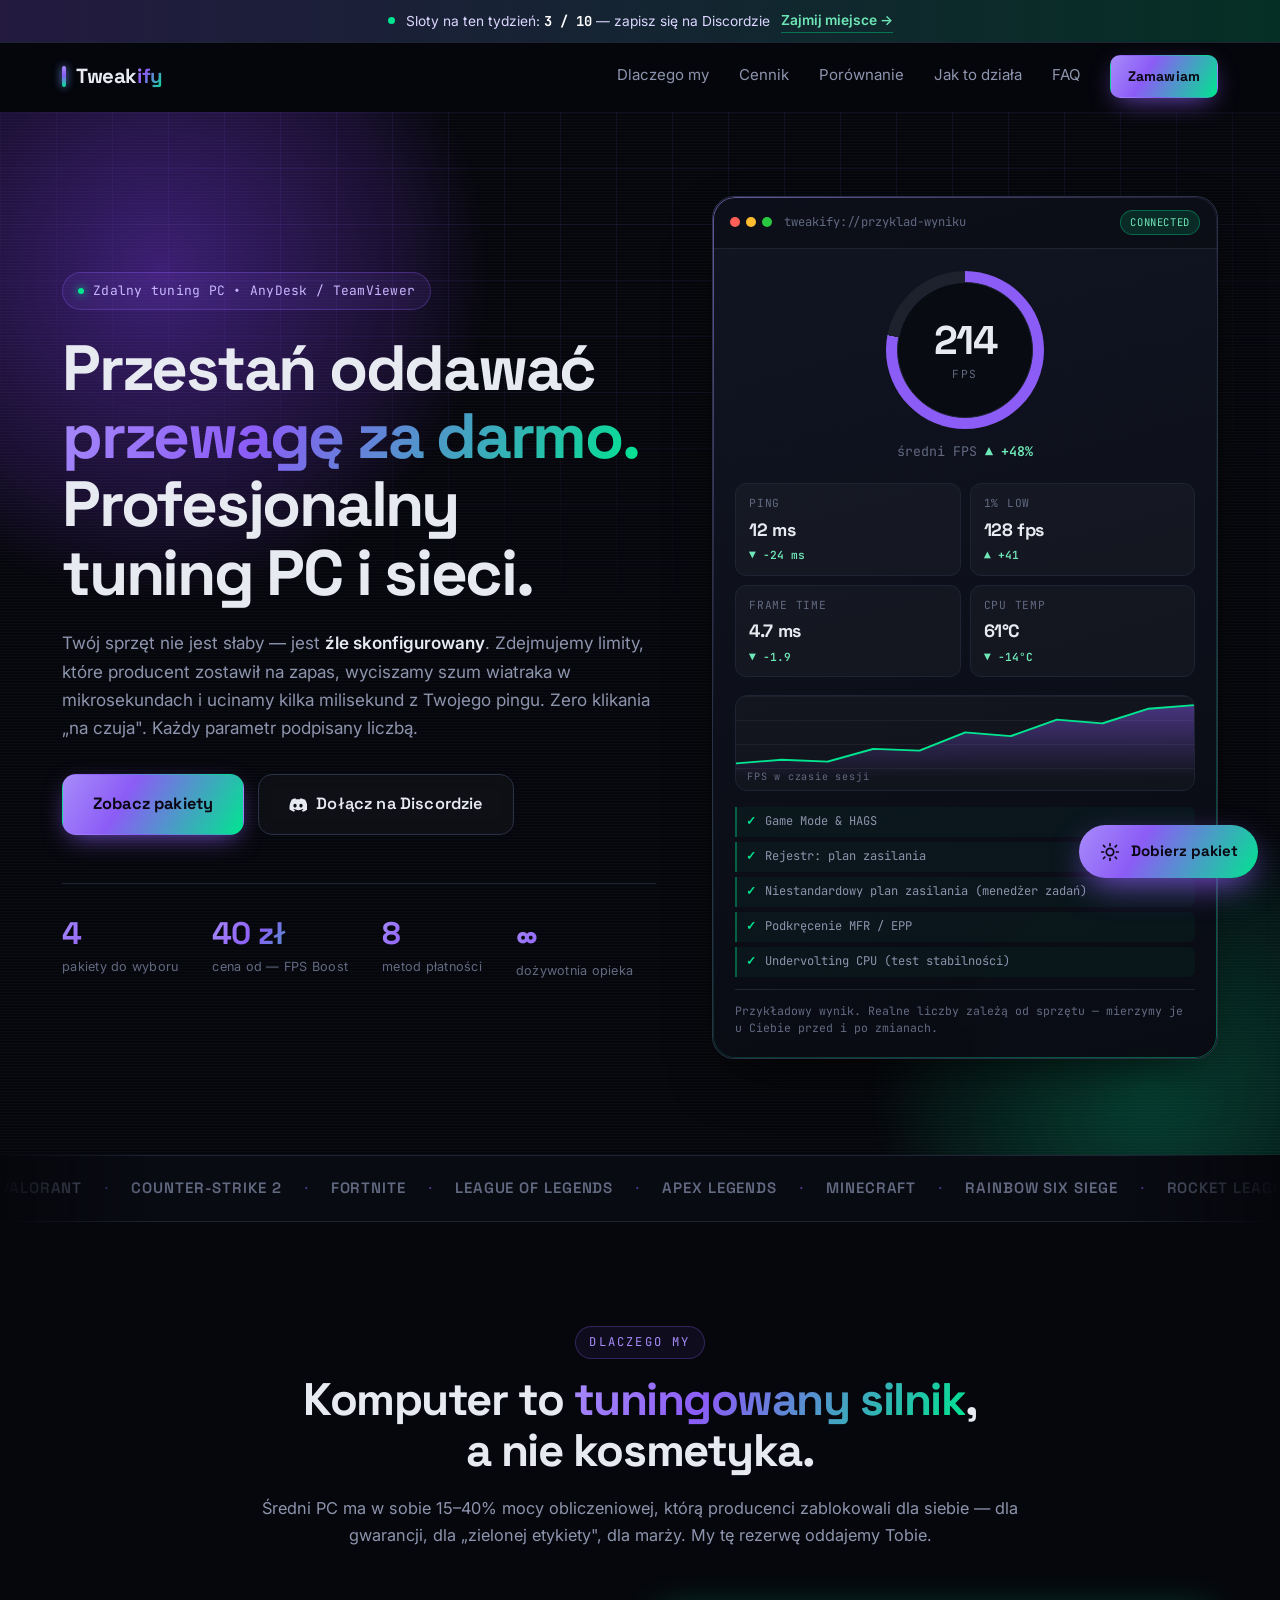
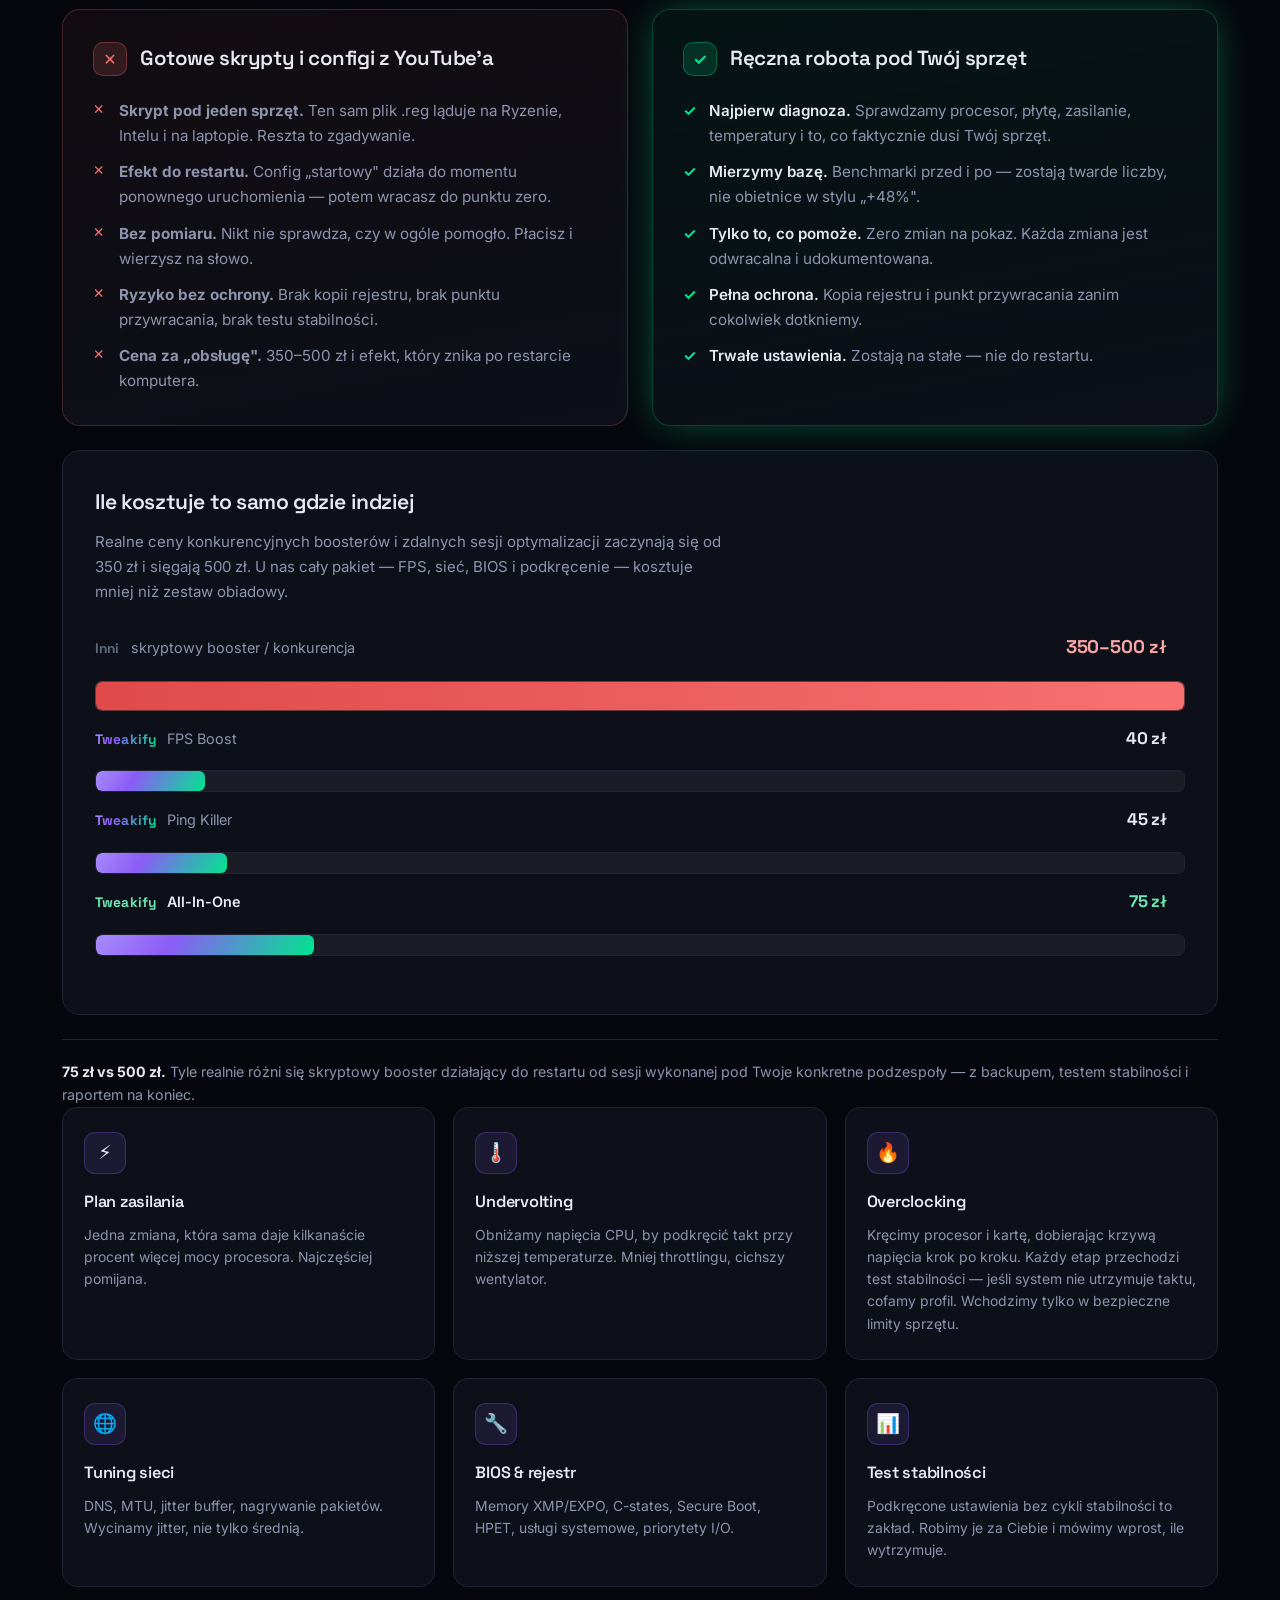
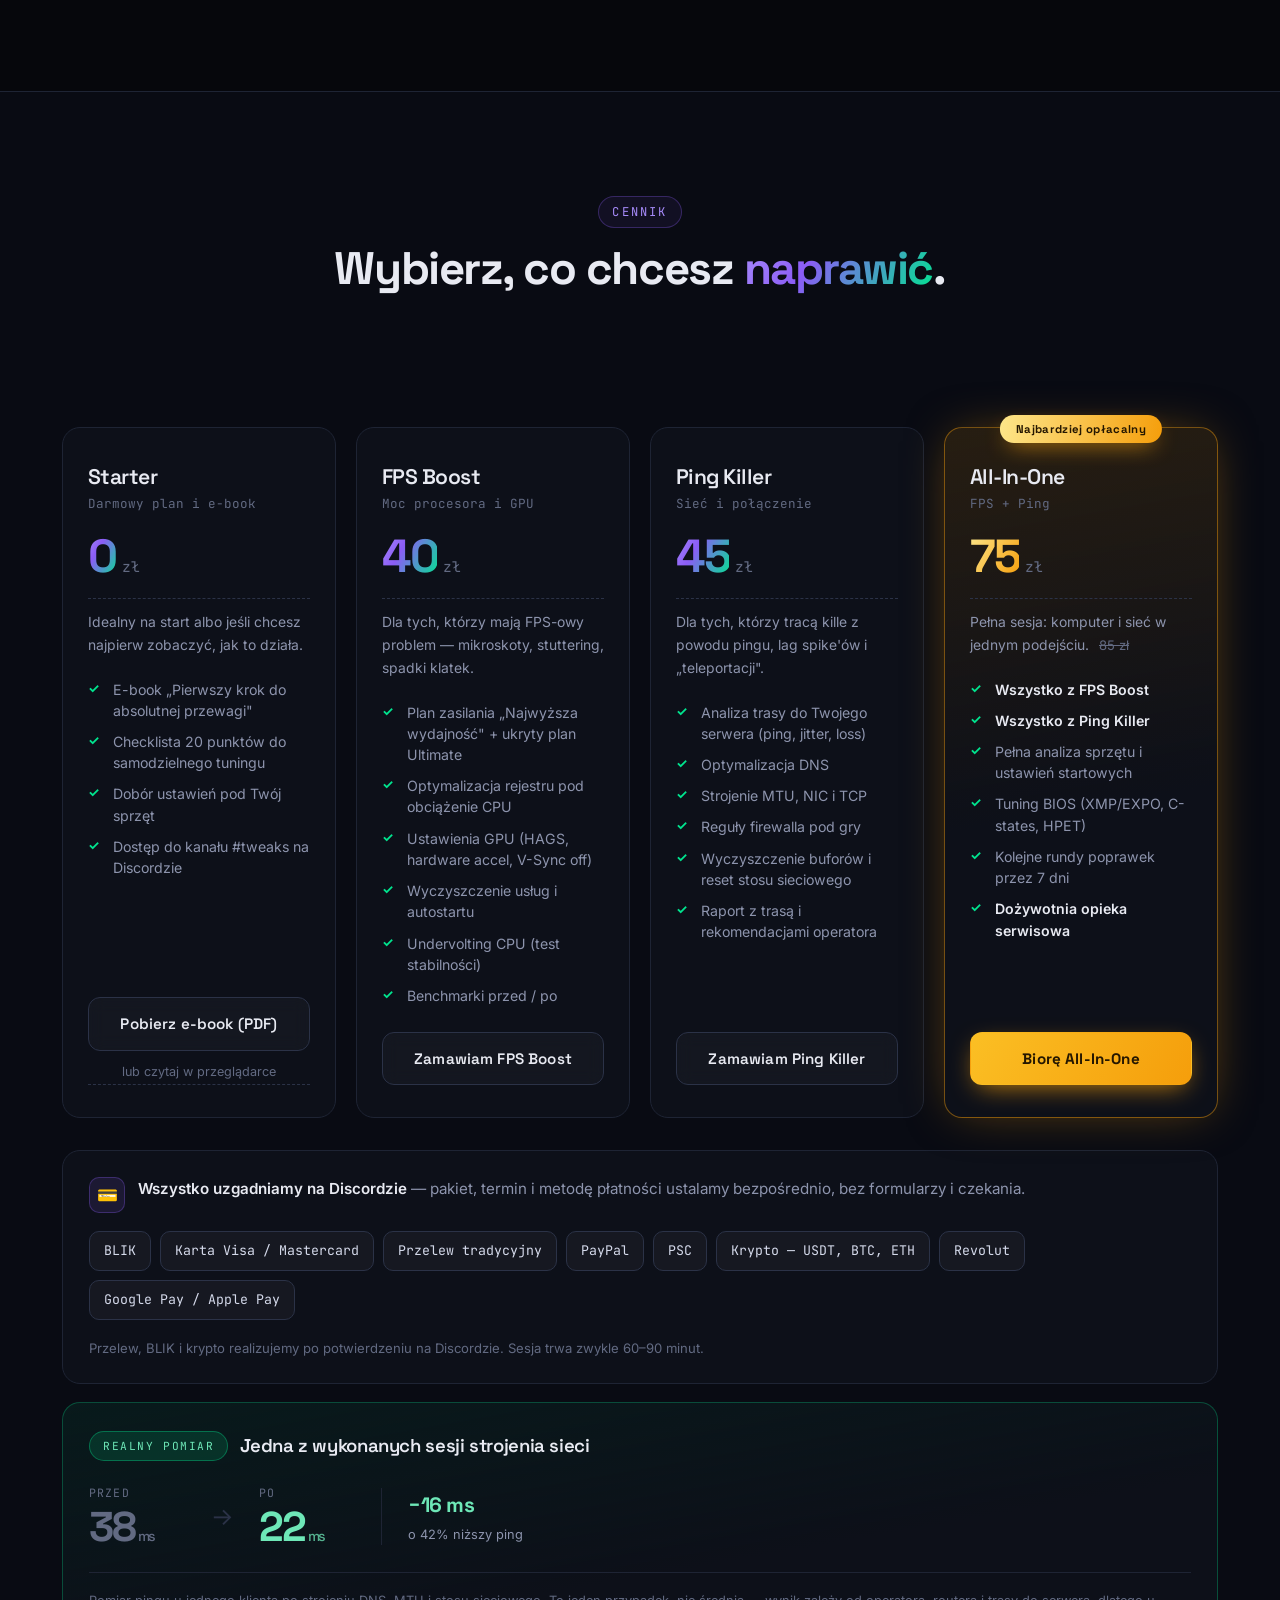
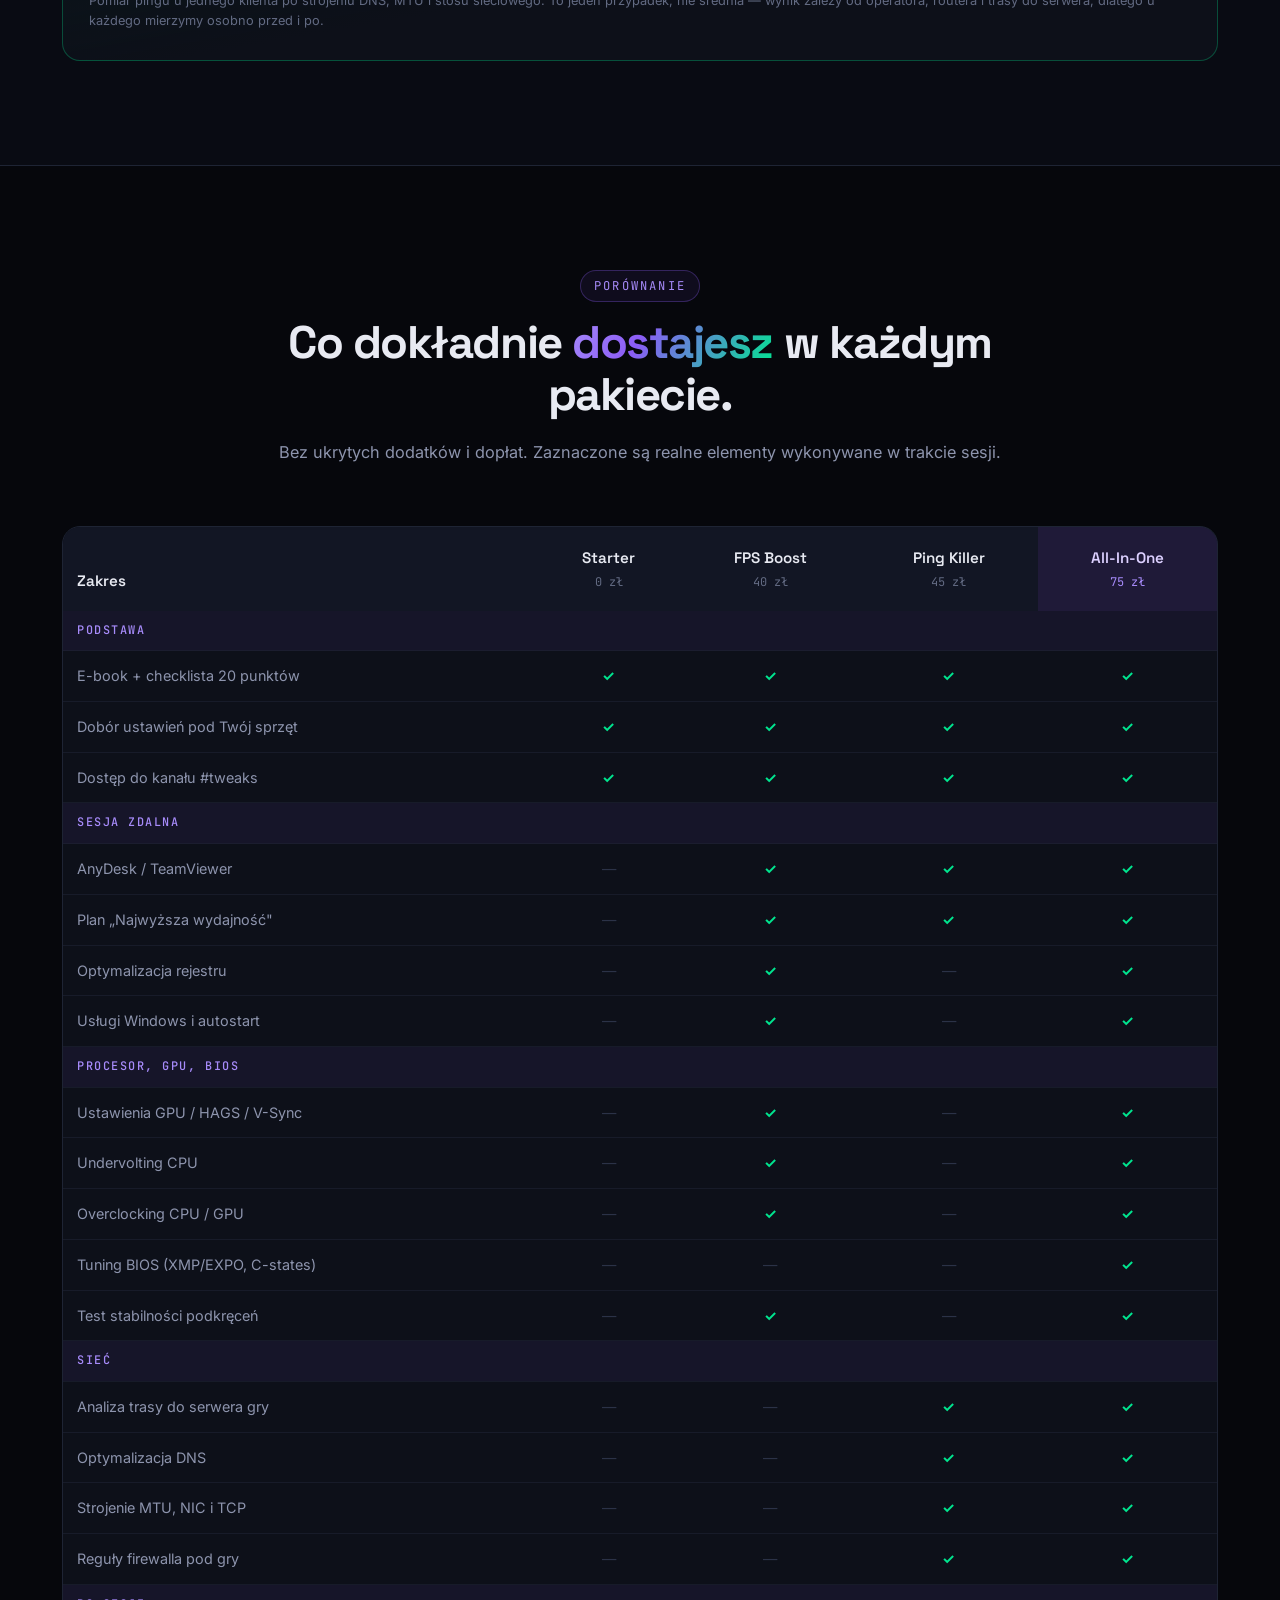
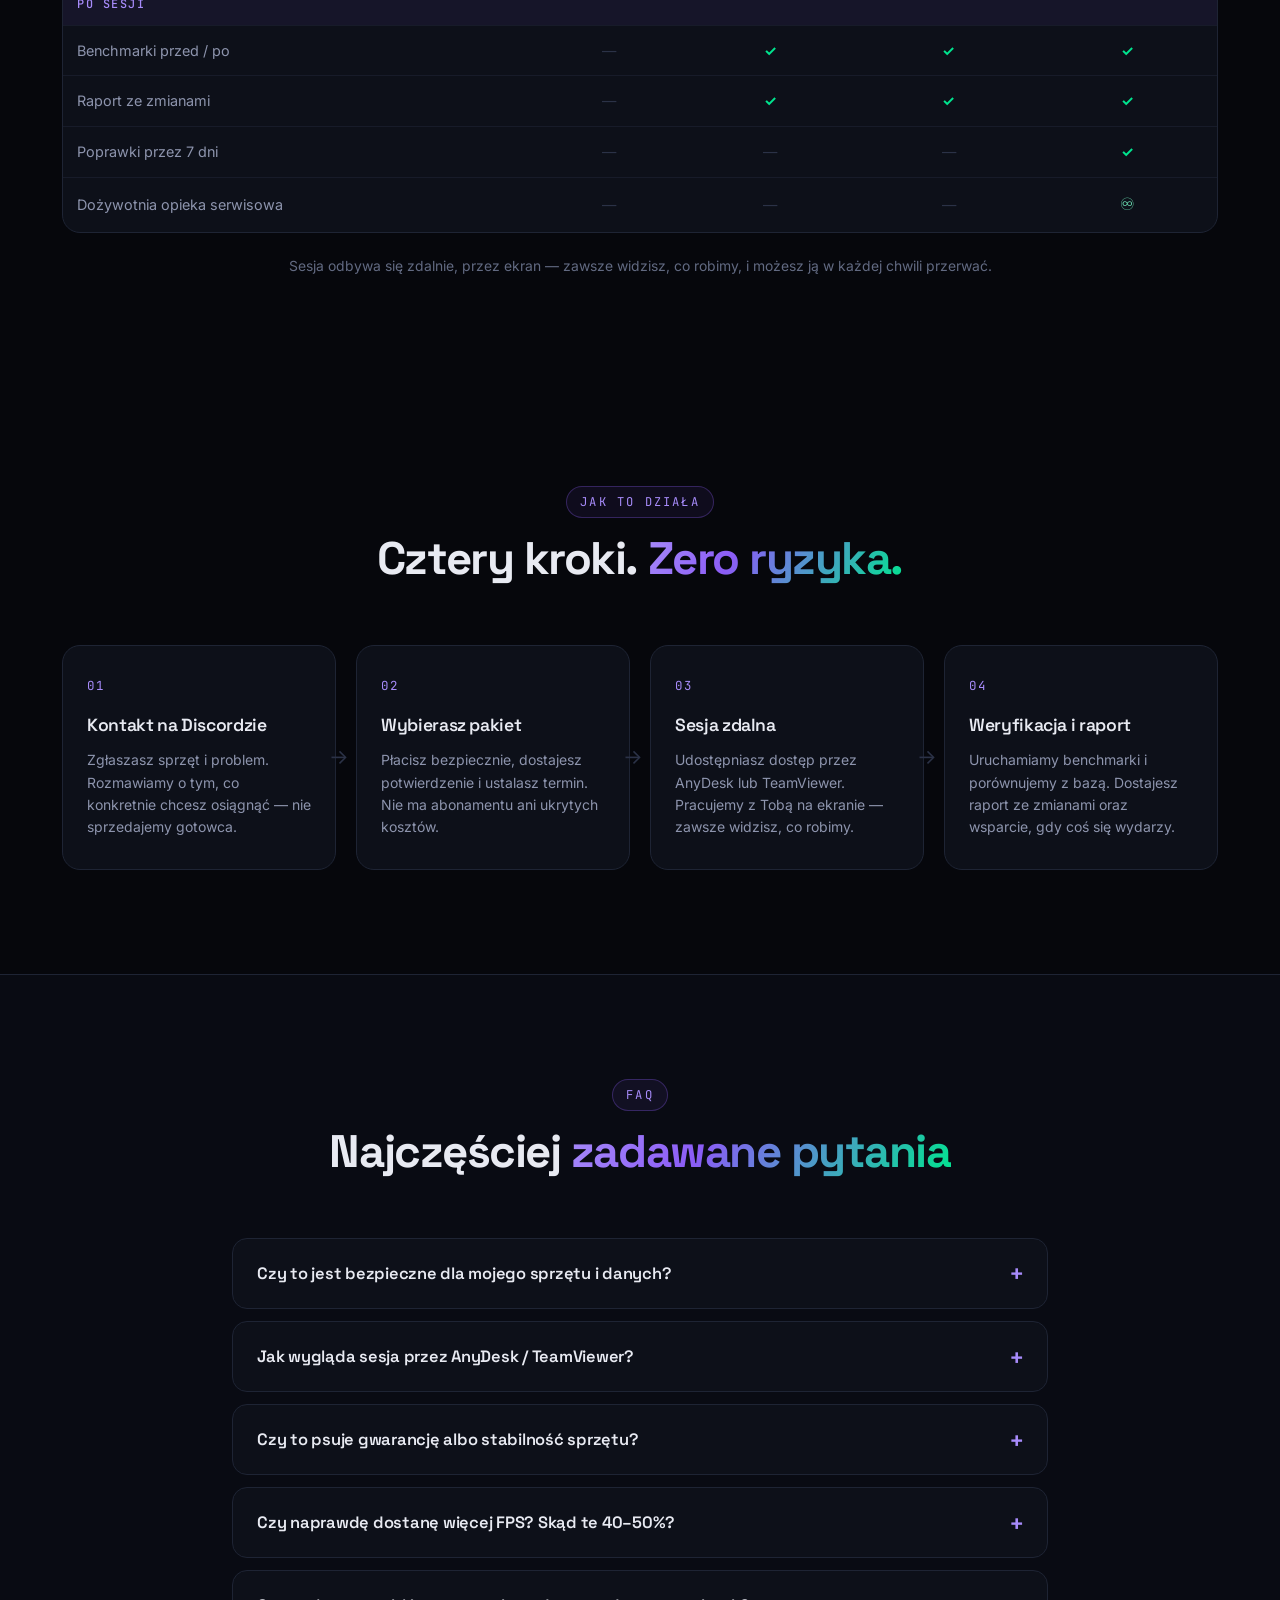
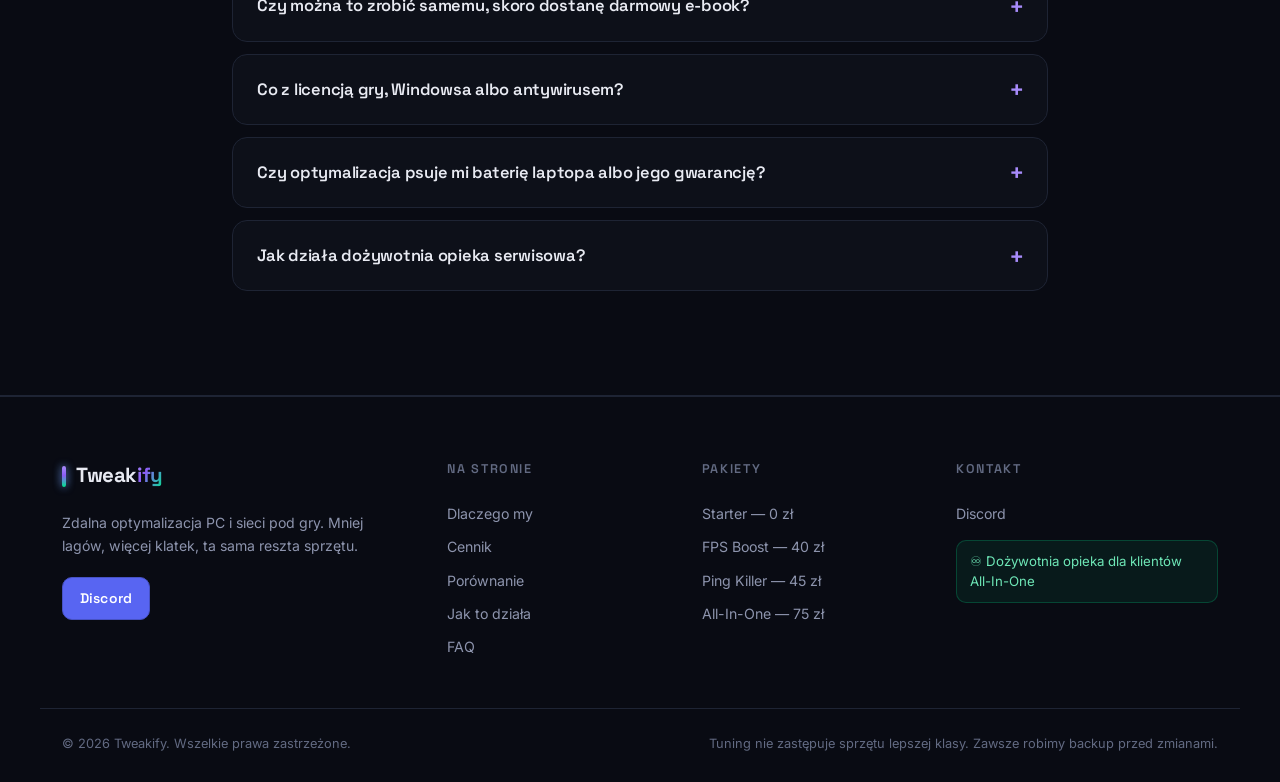
<file: index.html>
<!DOCTYPE html>
<html lang="pl">
<head>
<meta charset="UTF-8">
<meta name="viewport" content="width=device-width, initial-scale=1.0">
<title>Tweakify — Profesjonalny tuning PC i sieci pod gry | Zdalna optymalizacja</title>
<meta name="description" content="Zdalna optymalizacja komputera pod gry przez AnyDesk/TeamViewer. Wyższe FPS, niższy ping, undervolting, tuning BIOS i rejestru. Pakiety od 40 zł. Dożywotnia opieka serwisowa.">
<meta name="theme-color" content="#06070c">
<link rel="icon" type="image/png" sizes="64x64" href="assets/favicon.png">
<link rel="icon" type="image/x-icon" href="assets/favicon.ico">
<link rel="apple-touch-icon" href="assets/apple-touch-icon.png">

<!-- Social
          1. Crawlery wymagaja BEZWZGLEDNEGO URL w og:image (nie "assets/...").
          2. Plik ma wlasna nazwe (og-v3.png), a NIE ?v=N z query stringiem -
             Discord normalizuje query string przy cache obrazow, wiec ?v nic nie dalo.
          3. Przy kolejnej zmianie obrazka: zmien nazwe pliku, nie query string. -->
<meta property="og:type" content="website">
<meta property="og:locale" content="pl_PL">
<meta property="og:site_name" content="Tweakify">
<meta property="og:url" content="https://tweakify.duckdns.org/">
<meta property="og:title" content="Tweakify — przestań oddawać przewagę za darmo">
<meta property="og:description" content="Zdalny tuning PC i sieci przez AnyDesk / TeamViewer. Wyższe FPS, niższy ping, stabilne 1% low. Pakiety od 40 zł z dożywotnią opieką.">
<meta property="og:image" content="https://tweakify.duckdns.org/assets/og-v3.png">
<meta property="og:image:secure_url" content="https://tweakify.duckdns.org/assets/og-v3.png">
<meta property="og:image:type" content="image/png">
<meta property="og:image:width" content="1200">
<meta property="og:image:height" content="630">
<meta property="og:image:alt" content="Tweakify — zdalna optymalizacja PC i sieci pod gry">
<meta name="twitter:card" content="summary_large_image">
<meta name="twitter:image" content="https://tweakify.duckdns.org/assets/og-v3.png">
<meta name="twitter:image:alt" content="Tweakify — zdalna optymalizacja PC i sieci pod gry">

<link rel="preconnect" href="https://fonts.googleapis.com">
<link rel="preconnect" href="https://fonts.gstatic.com" crossorigin>
<link href="https://fonts.googleapis.com/css2?family=Space+Grotesk:wght@500;600;700&family=Inter:wght@400;500;600&family=JetBrains+Mono:wght@400;500;700&display=swap" rel="stylesheet">
<link rel="stylesheet" href="assets/css/style.css">
<script>document.documentElement.classList.add('js');</script>

<script type="application/ld+json">
{
  "@context": "https://schema.org",
  "@type": "ProfessionalService",
  "name": "Tweakify",
  "description": "Zdalna optymalizacja komputerów pod gry: zwiększanie FPS, obniżanie pingu, undervolting, tuning BIOS i rejestru.",
  "areaServed": "PL",
  "priceRange": "0-75 zł",
  "hasOfferCatalog": {
    "@type": "OfferCatalog",
    "name": "Pakiety optymalizacji",
    "itemListElement": [
      { "@type": "Offer", "name": "Starter", "price": "0", "priceCurrency": "PLN" },
      { "@type": "Offer", "name": "FPS Boost", "price": "40", "priceCurrency": "PLN" },
      { "@type": "Offer", "name": "Ping Killer", "price": "45", "priceCurrency": "PLN" },
      { "@type": "Offer", "name": "All-In-One FPS + Ping", "price": "75", "priceCurrency": "PLN" }
    ]
  }
}
</script>
</head>

<body>
<a class="skip-link" href="#main">Przejdź do treści</a>

<!-- ══════════ ANNOUNCEMENT ══════════ -->
<div class="announce">
  <div class="wrap announce__in">
    <span class="dot"></span>
    <span>Sloty na ten tydzień: <b>3 / 10</b> — zapisz się na Discordzie</span>
    <a href="https://discord.gg/axtRMB4VCB" class="announce__a" target="_blank" rel="noopener">Zajmij miejsce →</a>
  </div>
</div>

<!-- ══════════ NAV ══════════ -->
<header class="nav" id="nav">
  <div class="wrap nav__in">
    <a href="#" class="logo" aria-label="Tweakify — strona główna">
      <span class="logo__accent" aria-hidden="true"></span>
      <span class="logo__txt">Tweak<span class="grad">ify</span></span>
    </a>

    <button class="burger" id="burger" aria-label="Otwórz menu" aria-expanded="false" aria-controls="menu">
      <span></span><span></span><span></span>
    </button>

    <nav class="menu" id="menu" aria-label="Menu główne">
      <a href="#dlaczego">Dlaczego my</a>
      <a href="#cennik">Cennik</a>
      <a href="#porownanie">Porównanie</a>
      <a href="#jak-to-dziala">Jak to działa</a>
      <a href="#faq">FAQ</a>
      <a href="https://discord.gg/axtRMB4VCB" class="btn btn--sm btn--primary" target="_blank" rel="noopener">Zamawiam</a>
    </nav>
  </div>
</header>

<main id="main">

<!-- ══════════ HERO ══════════ -->
<section class="hero">
  <div class="hero__bg" aria-hidden="true">
    <span class="blob blob--p"></span>
    <span class="blob blob--g"></span>
    <span class="grid-overlay"></span>
    <span class="scan"></span>
  </div>

  <div class="wrap hero__in">
    <div class="hero__copy">
      <span class="pill reveal"><span class="pill__dot"></span> Zdalny tuning PC • AnyDesk / TeamViewer</span>

      <h1 class="reveal" style="--d:.05s">
        Przestań oddawać<br>
        <span class="grad-text">przewagę za darmo.</span><br>
        Profesjonalny tuning PC i sieci.
      </h1>

      <p class="lede reveal" style="--d:.12s">
        Twój sprzęt nie jest słaby — jest <b>źle skonfigurowany</b>. Zdejmujemy limity, które producent zostawił
        na zapas, wyciszamy szum wiatraka w mikrosekundach i ucinamy kilka milisekund z Twojego pingu.
        Zero klikania „na czuja". Każdy parametr podpisany liczbą.
      </p>

      <div class="cta-row reveal" style="--d:.19s">
        <a href="#cennik" class="btn btn--primary btn--lg">Zobacz pakiety</a>
        <a href="https://discord.gg/axtRMB4VCB" class="btn btn--ghost btn--lg" target="_blank" rel="noopener">
          <svg viewBox="0 0 24 24" width="18" height="18" fill="currentColor" aria-hidden="true"><path d="M20.32 4.57A19.8 19.8 0 0 0 15.43 3c-.24.42-.5.99-.69 1.44a18.3 18.3 0 0 0-5.48 0c-.18-.45-.46-1.02-.7-1.44A19.7 19.7 0 0 0 3.68 4.57C1.05 9.12.38 13.53.73 17.9a19.9 19.9 0 0 0 6.03 3.06c.49-.66.92-1.37 1.29-2.1-.71-.27-1.39-.6-2.03-.98.17-.13.34-.26.5-.4a14.2 14.2 0 0 0 12.16 0c.16.14.33.27.5.4-.64.38-1.32.71-2.03.98.37.73.8 1.44 1.29 2.1a19.8 19.8 0 0 0 6.03-3.06c.42-5.07-.8-9.5-3.15-13.33ZM8.02 15.27c-1.18 0-2.15-1.09-2.15-2.42s.95-2.42 2.15-2.42c1.21 0 2.17 1.09 2.15 2.42 0 1.33-.95 2.42-2.15 2.42Zm7.96 0c-1.18 0-2.15-1.09-2.15-2.42s.95-2.42 2.15-2.42c1.21 0 2.17 1.09 2.15 2.42 0 1.33-.94 2.42-2.15 2.42Z"/></svg>
            Dołącz na Discordzie
        </a>
      </div>

      <ul class="hero__stats reveal" style="--d:.26s">
        <li><b data-count="4">4</b><span>pakiety do wyboru</span></li>
        <li><b data-count="40" data-suffix=" zł">40 zł</b><span>cena od — FPS Boost</span></li>
        <li><b data-count="8">8</b><span>metod płatności</span></li>
        <li><b class="hero__sym">∞</b><span>dożywotnia opieka</span></li>
      </ul>
    </div>

    <!-- Panel "monitoring" -->
    <aside class="console reveal" style="--d:.3s" aria-label="Przykładowy wynik optymalizacji">
      <div class="console__bar">
        <span class="console__dots"><i></i><i></i><i></i></span>
        <span class="console__title">tweakify://przyklad-wyniku</span>
        <span class="chip chip--ok">CONNECTED</span>
      </div>

      <div class="console__body">
        <div class="gauge">
          <div class="gauge__ring" style="--p:78">
            <div class="gauge__val"><b data-count="214">214</b><small>FPS</small></div>
          </div>
          <div class="gauge__label">średni FPS <span class="up">▲ +48%</span></div>
        </div>

        <div class="metrics">
          <div class="metric"><span>Ping</span><b><i data-count="12">12</i> ms</b><em class="up">▼ −24 ms</em></div>
          <div class="metric"><span>1% low</span><b><i data-count="128">128</i> fps</b><em class="up">▲ +41</em></div>
          <div class="metric"><span>Frame time</span><b><i data-count="4.7" data-decimals="1">4.7</i> ms</b><em class="up">▼ −1.9</em></div>
          <div class="metric"><span>CPU temp</span><b><i data-count="61">61</i>°C</b><em class="up">▼ −14°C</em></div>
        </div>

        <div class="chart" aria-hidden="true">
          <div class="chart__grid"></div>
          <svg viewBox="0 0 320 90" preserveAspectRatio="none">
            <defs>
              <linearGradient id="fillG" x1="0" y1="0" x2="0" y2="1">
                <stop offset="0%" stop-color="#8b5cf6" stop-opacity=".45"/>
                <stop offset="100%" stop-color="#8b5cf6" stop-opacity="0"/>
              </linearGradient>
            </defs>
            <path class="chart__line" d="M0,74 L32,70 L64,72 L96,58 L128,60 L160,40 L192,44 L224,26 L256,30 L288,14 L320,10 L320,90 L0,90 Z" fill="url(#fillG)"/>
            <path class="chart__stroke" d="M0,74 L32,70 L64,72 L96,58 L128,60 L160,40 L192,44 L224,26 L256,30 L288,14 L320,10"/>
          </svg>
          <span class="chart__cap">FPS w czasie sesji</span>
        </div>

        <ul class="log">
          <li><span class="ok">✓</span> Game Mode &amp; HAGS</li>
          <li><span class="ok">✓</span> Rejestr: plan zasilania</li>
          <li><span class="ok">✓</span> Niestandardowy plan zasilania (menedżer zadań)</li>
          <li><span class="ok">✓</span> Podkręcenie MFR / EPP</li>
          <li><span class="ok">✓</span> Undervolting CPU (test stabilności)</li>
        </ul>
        <p class="console__note">Przykładowy wynik. Realne liczby zależą od sprzętu — mierzymy je u Ciebie przed i po zmianach.</p>
      </div>
    </aside>
  </div>
</section>

<!-- ══════════ MARQUEE ══════════ -->
<section class="marquee" aria-label="Obsługiwane tytuły i tryby">
  <div class="marquee__track">
    <div class="marquee__set">
      <span>VALORANT</span><i>·</i><span>COUNTER-STRIKE 2</span><i>·</i><span>FORTNITE</span><i>·</i><span>LEAGUE OF LEGENDS</span><i>·</i><span>APEX LEGENDS</span><i>·</i><span>MINECRAFT</span><i>·</i><span>RAINBOW SIX SIEGE</span><i>·</i><span>ROCKET LEAGUE</span><i>·</i><span>OVERWATCH 2</span><i>·</i><span>PUBG</span><i>·</i><span>GTA V</span><i>·</i><span>TEKKEN 8</span><i>·</i><span>DEAD BY DAYLIGHT</span><i>·</i>
    </div>
    <div class="marquee__set" aria-hidden="true">
      <span>VALORANT</span><i>·</i><span>COUNTER-STRIKE 2</span><i>·</i><span>FORTNITE</span><i>·</i><span>LEAGUE OF LEGENDS</span><i>·</i><span>APEX LEGENDS</span><i>·</i><span>MINECRAFT</span><i>·</i><span>RAINBOW SIEGE</span><i>·</i><span>ROCKET LEAGUE</span><i>·</i><span>OVERWATCH 2</span><i>·</i><span>PUBG</span><i>·</i><span>GTA V</span><i>·</i><span>TEKKEN 8</span><i>·</i><span>DEAD BY DAYLIGHT</span><i>·</i>
    </div>
  </div>
</section>

<!-- ══════════ DLACZEGO MY ══════════ -->
<section class="section" id="dlaczego">
  <div class="wrap">
    <header class="sec-head">
      <span class="eyebrow reveal">Dlaczego my</span>
      <h2 class="reveal" style="--d:.05s">Komputer to <span class="grad-text">tuningowany silnik</span>,<br>a nie kosmetyka.</h2>
      <p class="sec-sub reveal" style="--d:.1s">
        Średni PC ma w sobie 15–40% mocy obliczeniowej, którą producenci zablokowali dla siebie — dla gwarancji,
        dla „zielonej etykiety", dla marży. My tę rezerwę oddajemy Tobie.
      </p>
    </header>

<div class="split">
      <article class="card card--bad reveal">
        <div class="card__head">
          <span class="card__badge card__badge--bad">✕</span>
          <h3>Gotowe skrypty i configi z YouTube'a</h3>
        </div>
        <ul class="list list--bad">
          <li><b>Skrypt pod jeden sprzęt.</b> Ten sam plik .reg ląduje na Ryzenie, Intelu i na laptopie. Reszta to zgadywanie.</li>
          <li><b>Efekt do restartu.</b> Config „startowy" działa do momentu ponownego uruchomienia — potem wracasz do punktu zero.</li>
          <li><b>Bez pomiaru.</b> Nikt nie sprawdza, czy w ogóle pomogło. Płacisz i wierzysz na słowo.</li>
          <li><b>Ryzyko bez ochrony.</b> Brak kopii rejestru, brak punktu przywracania, brak testu stabilności.</li>
          <li><b>Cena za „obsługę".</b> 350–500 zł i efekt, który znika po restarcie komputera.</li>
        </ul>
      </article>

      <article class="card card--good reveal" style="--d:.08s">
        <div class="card__head">
          <span class="card__badge card__badge--good">✓</span>
          <h3>Ręczna robota pod Twój sprzęt</h3>
        </div>
        <ul class="list list--good">
          <li><b>Najpierw diagnoza.</b> Sprawdzamy procesor, płytę, zasilanie, temperatury i to, co faktycznie dusi Twój sprzęt.</li>
          <li><b>Mierzymy bazę.</b> Benchmarki przed i po — zostają twarde liczby, nie obietnice w stylu „+48%".</li>
          <li><b>Tylko to, co pomoże.</b> Zero zmian na pokaz. Każda zmiana jest odwracalna i udokumentowana.</li>
          <li><b>Pełna ochrona.</b> Kopia rejestru i punkt przywracania zanim cokolwiek dotkniemy.</li>
          <li><b>Trwałe ustawienia.</b> Zostają na stałe — nie do restartu.</li>
        </ul>
      </article>
    </div>

    <!-- kotwica cenowa: konkurencja vs Tweakify -->
    <div class="anchor reveal">
      <div class="anchor__head">
        <h3>Ile kosztuje to samo gdzie indziej</h3>
        <p>Realne ceny konkurencyjnych boosterów i zdalnych sesji optymalizacji zaczynają się od 350 zł i sięgają 500 zł. U nas cały pakiet — FPS, sieć, BIOS i podkręcenie — kosztuje mniej niż zestaw obiadowy.</p>
      </div>

                  <div class="anchor__rows">
        <div class="anchor__row">
          <span class="anchor__name"><b class="anchor__brand anchor__brand--them">Inni</b> skryptowy booster / konkurencja</span>
          <span class="anchor__track anchor__track--bad"><i style="--fill:100%"></i></span>
          <b class="anchor__in anchor__in--bad">350–500 zł</b>
        </div>
        <div class="anchor__row">
          <span class="anchor__name"><b class="anchor__brand">Tweakify</b> FPS Boost</span>
          <span class="anchor__track"><i style="--fill:10%"></i></span>
          <b class="anchor__in ">40 zł</b>
        </div>
        <div class="anchor__row">
          <span class="anchor__name"><b class="anchor__brand">Tweakify</b> Ping Killer</span>
          <span class="anchor__track"><i style="--fill:12%"></i></span>
          <b class="anchor__in ">45 zł</b>
        </div>
        <div class="anchor__row anchor__row--us">
          <span class="anchor__name"><b class="anchor__brand">Tweakify</b> All-In-One</span>
          <span class="anchor__track"><i style="--fill:20%"></i></span>
          <b class="anchor__in anchor__in--good">75 zł</b>
        </div>
      </div>
    </div>

    <p class="anchor__note"><b>75 zł vs 500 zł.</b> Tyle realnie różni się skryptowy booster działający do restartu od sesji wykonanej pod Twoje konkretne podzespoły — z backupem, testem stabilności i raportem na koniec.</p>

    <div class="feat-grid">
      <div class="feat reveal"><span class="feat__ico">⚡</span><h4>Plan zasilania</h4><p>Jedna zmiana, która sama daje kilkanaście procent więcej mocy procesora. Najczęściej pomijana.</p></div>
      <div class="feat reveal" style="--d:.05s"><span class="feat__ico">🌡️</span><h4>Undervolting</h4><p>Obniżamy napięcia CPU, by podkręcić takt przy niższej temperaturze. Mniej throttlingu, cichszy wentylator.</p></div>
      <div class="feat reveal" style="--d:.1s"><span class="feat__ico">🔥</span><h4>Overclocking</h4><p>Kręcimy procesor i kartę, dobierając krzywą napięcia krok po kroku. Każdy etap przechodzi test stabilności — jeśli system nie utrzymuje taktu, cofamy profil. Wchodzimy tylko w bezpieczne limity sprzętu.</p></div>
      <div class="feat reveal" style="--d:.15s"><span class="feat__ico">🌐</span><h4>Tuning sieci</h4><p>DNS, MTU, jitter buffer, nagrywanie pakietów. Wycinamy jitter, nie tylko średnią.</p></div>
      <div class="feat reveal" style="--d:.2s"><span class="feat__ico">🔧</span><h4>BIOS &amp; rejestr</h4><p>Memory XMP/EXPO, C-states, Secure Boot, HPET, usługi systemowe, priorytety I/O.</p></div>
      <div class="feat reveal" style="--d:.25s"><span class="feat__ico">📊</span><h4>Test stabilności</h4><p>Podkręcone ustawienia bez cykli stabilności to zakład. Robimy je za Ciebie i mówimy wprost, ile wytrzymuje.</p></div>
    </div>
  </div>
</section>

<!-- ══════════ CENNIK ══════════ -->
<section class="section section--alt" id="cennik">
  <div class="wrap">
    <header class="sec-head">
      <span class="eyebrow reveal">Cennik</span>
      <h2 class="reveal" style="--d:.05s">Wybierz, co chcesz <span class="grad-text">naprawić</span>.</h2>
      <p class="sec-sub reveal" style="--d:.1s">
        Jednorazowa opłata, bez abonamentu i bez „przedłużania pakietu". Każdy pakiet kończy się raportem
        z konkretnymi liczbami i instrukcją, co zmieniliśmy.
      </p>
    </header>

    <div class="price-grid">

      <!-- Starter -->
      <article class="price reveal">
        <header class="price__head">
          <h3>Starter</h3>
          <p class="price__sub">Darmowy plan i e-book</p>
        </header>
        <div class="price__num"><b>0</b><span>zł</span></div>
        <p class="price__desc">Idealny na start albo jeśli chcesz najpierw zobaczyć, jak to działa.</p>
        <ul class="ticks">
          <li>E-book „Pierwszy krok do absolutnej przewagi"</li>
          <li>Checklista 20 punktów do samodzielnego tuningu</li>
          <li>Dobór ustawień pod Twój sprzęt</li>
          <li>Dostęp do kanału #tweaks na Discordzie</li>
        </ul>
        <a href="ebook/PIERWSZY-KROK-DO-ABSOLUTNEJ-PRZEWAGI.pdf" class="btn btn--ghost btn--full" download>Pobierz e-book (PDF)</a>
        <a href="ebook/PIERWSZY-KROK-DO-ABSOLUTNEJ-PRZEWAGI.html" class="price__alt" target="_blank" rel="noopener">lub czytaj w przeglądarce</a>
      </article>

      <!-- FPS -->
      <article class="price reveal" style="--d:.06s">
        <header class="price__head">
          <h3>FPS Boost</h3>
          <p class="price__sub">Moc procesora i GPU</p>
        </header>
        <div class="price__num"><b>40</b><span>zł</span></div>
        <p class="price__desc">Dla tych, którzy mają FPS-owy problem — mikroskoty, stuttering, spadki klatek.</p>
        <ul class="ticks">
          <li>Plan zasilania „Najwyższa wydajność" + ukryty plan Ultimate</li>
          <li>Optymalizacja rejestru pod obciążenie CPU</li>
          <li>Ustawienia GPU (HAGS, hardware accel, V-Sync off)</li>
          <li>Wyczyszczenie usług i autostartu</li>
          <li>Undervolting CPU (test stabilności)</li>
          <li>Benchmarki przed / po</li>
        </ul>
        <a href="https://discord.gg/axtRMB4VCB" class="btn btn--ghost btn--full" target="_blank" rel="noopener">Zamawiam FPS Boost</a>
      </article>

      <!-- Ping -->
      <article class="price reveal" style="--d:.12s">
        <header class="price__head">
          <h3>Ping Killer</h3>
          <p class="price__sub">Sieć i połączenie</p>
        </header>
        <div class="price__num"><b>45</b><span>zł</span></div>
        <p class="price__desc">Dla tych, którzy tracą kille z powodu pingu, lag spike'ów i „teleportacji".</p>
        <ul class="ticks">
          <li>Analiza trasy do Twojego serwera (ping, jitter, loss)</li>
          <li>Optymalizacja DNS</li>
          <li>Strojenie MTU, NIC i TCP</li>
          <li>Reguły firewalla pod gry</li>
          <li>Wyczyszczenie buforów i reset stosu sieciowego</li>
          <li>Raport z trasą i rekomendacjami operatora</li>
        </ul>
        <a href="https://discord.gg/axtRMB4VCB" class="btn btn--ghost btn--full" target="_blank" rel="noopener">Zamawiam Ping Killer</a>
      </article>

      <!-- Combo -->
      <article class="price price--hot reveal" style="--d:.18s">
        <span class="ribbon">Najbardziej opłacalny</span>
        <header class="price__head">
          <h3>All-In-One</h3>
          <p class="price__sub">FPS + Ping</p>
        </header>
        <div class="price__num"><b>75</b><span>zł</span></div>
        <p class="price__desc">
          Pełna sesja: komputer i sieć w jednym podejściu. <s class="was">85 zł</s>
        </p>
        <ul class="ticks">
          <li><b>Wszystko z FPS Boost</b></li>
          <li><b>Wszystko z Ping Killer</b></li>
          <li>Pełna analiza sprzętu i ustawień startowych</li>
          <li>Tuning BIOS (XMP/EXPO, C-states, HPET)</li>
          <li>Kolejne rundy poprawek przez 7 dni</li>
          <li class="ticks--hl"><b>Dożywotnia opieka serwisowa</b></li>
        </ul>
        <a href="https://discord.gg/axtRMB4VCB" class="btn btn--primary btn--full" target="_blank" rel="noopener">Biorę All-In-One</a>
      </article>

    </div>

    <div class="pay reveal">
      <p class="pay__lead">
        <span class="pay__ico" aria-hidden="true">💳</span>
        <span><b>Wszystko uzgadniamy na Discordzie</b> — pakiet, termin i metodę płatności ustalamy bezpośrednio, bez formularzy i czekania.</span>
      </p>
      <ul class="pay__list" aria-label="Akceptowane metody płatności">
        <li>BLIK</li>
        <li>Karta Visa / Mastercard</li>
        <li>Przelew tradycyjny</li>
        <li>PayPal</li>
        <li>PSC</li>
        <li>Krypto — USDT, BTC, ETH</li>
        <li>Revolut</li>
        <li>Google Pay / Apple Pay</li>
      </ul>
      <p class="pay__note">Przelew, BLIK i krypto realizujemy po potwierdzeniu na Discordzie. Sesja trwa zwykle 60–90 minut.</p>
    </div>

    <!-- Realny pomiar - jedna wykonana sesja, bez zglaszania wynikow innych klientow -->
    <div class="proof reveal">
      <div class="proof__head">
        <span class="proof__tag">Realny pomiar</span>
        <h3>Jedna z wykonanych sesji strojenia sieci</h3>
      </div>
      <div class="proof__nums">
        <div class="proof__num">
          <span>przed</span>
          <b>38<small>ms</small></b>
        </div>
        <span class="proof__arrow" aria-hidden="true">→</span>
        <div class="proof__num proof__num--after">
          <span>po</span>
          <b>22<small>ms</small></b>
        </div>
        <div class="proof__delta">
          <b>−16 ms</b>
          <span>o 42% niższy ping</span>
        </div>
      </div>
      <p class="proof__note">Pomiar pingu u jednego klienta po strojeniu DNS, MTU i stosu sieciowego. To jeden przypadek, nie średnia — wynik zależy od operatora, routera i trasy do serwera, dlatego u każdego mierzymy osobno przed i po.</p>
    </div>
  </div>
</section>

<!-- ══════════ TABELA PORÓWNAWCZA ══════════ -->
<section class="section" id="porownanie">
  <div class="wrap">
    <header class="sec-head">
      <span class="eyebrow reveal">Porównanie</span>
      <h2 class="reveal" style="--d:.05s">Co dokładnie <span class="grad-text">dostajesz</span> w każdym pakiecie.</h2>
      <p class="sec-sub reveal" style="--d:.1s">
        Bez ukrytych dodatków i dopłat. Zaznaczone są realne elementy wykonywane w trakcie sesji.
      </p>
    </header>

    <div class="table-wrap reveal">
      <table class="cmp">
        <caption class="sr-only">Porównanie zawartości pakietów Starter, FPS Boost, Ping Killer i All-In-One</caption>
        <thead>
          <tr>
            <th scope="col" class="cmp__feat">Zakres</th>
            <th scope="col">Starter<span class="cmp__sub">0 zł</span></th>
            <th scope="col">FPS Boost<span class="cmp__sub">40 zł</span></th>
            <th scope="col">Ping Killer<span class="cmp__sub">45 zł</span></th>
            <th scope="col" class="cmp__best">All-In-One<span class="cmp__sub">75 zł</span></th>
          </tr>
        </thead>
        <tbody>
          <tr class="cmp__group"><th colspan="5" scope="colgroup">Podstawa</th></tr>
          <tr>
            <th scope="row">E-book + checklista 20 punktów</th>
            <td><span class="y" aria-label="tak">✓</span></td><td><span class="y" aria-label="tak">✓</span></td><td><span class="y" aria-label="tak">✓</span></td><td><span class="y" aria-label="tak">✓</span></td>
          </tr>
          <tr>
            <th scope="row">Dobór ustawień pod Twój sprzęt</th>
            <td><span class="y" aria-label="tak">✓</span></td><td><span class="y" aria-label="tak">✓</span></td><td><span class="y" aria-label="tak">✓</span></td><td><span class="y" aria-label="tak">✓</span></td>
          </tr>
          <tr>
            <th scope="row">Dostęp do kanału #tweaks</th>
            <td><span class="y" aria-label="tak">✓</span></td><td><span class="y" aria-label="tak">✓</span></td><td><span class="y" aria-label="tak">✓</span></td><td><span class="y" aria-label="tak">✓</span></td>
          </tr>
          <tr class="cmp__group"><th colspan="5" scope="colgroup">Sesja zdalna</th></tr>
          <tr>
            <th scope="row">AnyDesk / TeamViewer</th>
            <td><span class="n" aria-label="nie">—</span></td><td><span class="y" aria-label="tak">✓</span></td><td><span class="y" aria-label="tak">✓</span></td><td><span class="y" aria-label="tak">✓</span></td>
          </tr>
          <tr>
            <th scope="row">Plan „Najwyższa wydajność"</th>
            <td><span class="n" aria-label="nie">—</span></td><td><span class="y" aria-label="tak">✓</span></td><td><span class="y" aria-label="tak">✓</span></td><td><span class="y" aria-label="tak">✓</span></td>
          </tr>
          <tr>
            <th scope="row">Optymalizacja rejestru</th>
            <td><span class="n" aria-label="nie">—</span></td><td><span class="y" aria-label="tak">✓</span></td><td><span class="n" aria-label="nie">—</span></td><td><span class="y" aria-label="tak">✓</span></td>
          </tr>
          <tr>
            <th scope="row">Usługi Windows i autostart</th>
            <td><span class="n" aria-label="nie">—</span></td><td><span class="y" aria-label="tak">✓</span></td><td><span class="n" aria-label="nie">—</span></td><td><span class="y" aria-label="tak">✓</span></td>
          </tr>
          <tr class="cmp__group"><th colspan="5" scope="colgroup">Procesor, GPU, BIOS</th></tr>
          <tr>
            <th scope="row">Ustawienia GPU / HAGS / V-Sync</th>
            <td><span class="n" aria-label="nie">—</span></td><td><span class="y" aria-label="tak">✓</span></td><td><span class="n" aria-label="nie">—</span></td><td><span class="y" aria-label="tak">✓</span></td>
          </tr>
          <tr>
            <th scope="row">Undervolting CPU</th>
            <td><span class="n" aria-label="nie">—</span></td><td><span class="y" aria-label="tak">✓</span></td><td><span class="n" aria-label="nie">—</span></td><td><span class="y" aria-label="tak">✓</span></td>
          </tr>
          <tr>
            <th scope="row">Overclocking CPU / GPU</th>
            <td><span class="n" aria-label="nie">—</span></td><td><span class="y" aria-label="tak">✓</span></td><td><span class="n" aria-label="nie">—</span></td><td><span class="y" aria-label="tak">✓</span></td>
          </tr>
          <tr>
            <th scope="row">Tuning BIOS (XMP/EXPO, C-states)</th>
            <td><span class="n" aria-label="nie">—</span></td><td><span class="n" aria-label="nie">—</span></td><td><span class="n" aria-label="nie">—</span></td><td><span class="y" aria-label="tak">✓</span></td>
          </tr>
          <tr>
            <th scope="row">Test stabilności podkręceń</th>
            <td><span class="n" aria-label="nie">—</span></td><td><span class="y" aria-label="tak">✓</span></td><td><span class="n" aria-label="nie">—</span></td><td><span class="y" aria-label="tak">✓</span></td>
          </tr>
          <tr class="cmp__group"><th colspan="5" scope="colgroup">Sieć</th></tr>
          <tr>
            <th scope="row">Analiza trasy do serwera gry</th>
            <td><span class="n" aria-label="nie">—</span></td><td><span class="n" aria-label="nie">—</span></td><td><span class="y" aria-label="tak">✓</span></td><td><span class="y" aria-label="tak">✓</span></td>
          </tr>
          <tr>
            <th scope="row">Optymalizacja DNS</th>
            <td><span class="n" aria-label="nie">—</span></td><td><span class="n" aria-label="nie">—</span></td><td><span class="y" aria-label="tak">✓</span></td><td><span class="y" aria-label="tak">✓</span></td>
          </tr>
          <tr>
            <th scope="row">Strojenie MTU, NIC i TCP</th>
            <td><span class="n" aria-label="nie">—</span></td><td><span class="n" aria-label="nie">—</span></td><td><span class="y" aria-label="tak">✓</span></td><td><span class="y" aria-label="tak">✓</span></td>
          </tr>
          <tr>
            <th scope="row">Reguły firewalla pod gry</th>
            <td><span class="n" aria-label="nie">—</span></td><td><span class="n" aria-label="nie">—</span></td><td><span class="y" aria-label="tak">✓</span></td><td><span class="y" aria-label="tak">✓</span></td>
          </tr>
          <tr class="cmp__group"><th colspan="5" scope="colgroup">Po sesji</th></tr>
          <tr>
            <th scope="row">Benchmarki przed / po</th>
            <td><span class="n" aria-label="nie">—</span></td><td><span class="y" aria-label="tak">✓</span></td><td><span class="y" aria-label="tak">✓</span></td><td><span class="y" aria-label="tak">✓</span></td>
          </tr>
          <tr>
            <th scope="row">Raport ze zmianami</th>
            <td><span class="n" aria-label="nie">—</span></td><td><span class="y" aria-label="tak">✓</span></td><td><span class="y" aria-label="tak">✓</span></td><td><span class="y" aria-label="tak">✓</span></td>
          </tr>
          <tr>
            <th scope="row">Poprawki przez 7 dni</th>
            <td><span class="n" aria-label="nie">—</span></td><td><span class="n" aria-label="nie">—</span></td><td><span class="n" aria-label="nie">—</span></td><td><span class="y" aria-label="tak">✓</span></td>
          </tr>
          <tr>
            <th scope="row">Dożywotnia opieka serwisowa</th>
            <td><span class="n" aria-label="nie">—</span></td><td><span class="n" aria-label="nie">—</span></td><td><span class="n" aria-label="nie">—</span></td><td><span class="hl">♾</span></td>
          </tr>
        </tbody>
      </table>
    </div>

    <p class="table-note reveal">Sesja odbywa się zdalnie, przez ekran — zawsze widzisz, co robimy, i możesz ją w każdej chwili przerwać.</p>
  </div>
</section>

<!-- ══════════ JAK TO DZIAŁA ══════════ -->
<section class="section" id="jak-to-dziala">
  <div class="wrap">
    <header class="sec-head">
      <span class="eyebrow reveal">Jak to działa</span>
      <h2 class="reveal" style="--d:.05s">Cztery kroki. <span class="grad-text">Zero ryzyka.</span></h2>
    </header>

    <ol class="steps">
      <li class="step reveal">
        <span class="step__n">01</span>
        <h3>Kontakt na Discordzie</h3>
        <p>Zgłaszasz sprzęt i problem. Rozmawiamy o tym, co konkretnie chcesz osiągnąć — nie sprzedajemy gotowca.</p>
      </li>
      <li class="step reveal" style="--d:.06s">
        <span class="step__n">02</span>
        <h3>Wybierasz pakiet</h3>
        <p>Płacisz bezpiecznie, dostajesz potwierdzenie i ustalasz termin. Nie ma abonamentu ani ukrytych kosztów.</p>
      </li>
      <li class="step reveal" style="--d:.12s">
        <span class="step__n">03</span>
        <h3>Sesja zdalna</h3>
        <p>Udostępniasz dostęp przez AnyDesk lub TeamViewer. Pracujemy z Tobą na ekranie — zawsze widzisz, co robimy.</p>
      </li>
      <li class="step reveal" style="--d:.18s">
        <span class="step__n">04</span>
        <h3>Weryfikacja i raport</h3>
        <p>Uruchamiamy benchmarki i porównujemy z bazą. Dostajesz raport ze zmianami oraz wsparcie, gdy coś się wydarzy.</p>
      </li>
    </ol>
  </div>
</section>

<!-- ══════════ FAQ ══════════ -->
<section class="section section--alt" id="faq">
  <div class="wrap wrap--narrow">
    <header class="sec-head">
      <span class="eyebrow reveal">FAQ</span>
      <h2 class="reveal" style="--d:.05s">Najczęściej <span class="grad-text">zadawane pytania</span></h2>
    </header>

    <div class="faq reveal" style="--d:.1s">

      <details>
        <summary>Czy to jest bezpieczne dla mojego sprzętu i danych?</summary>
        <p>
          Tak. Przed każdą sesją tworzymy punkt przywracania systemu i pełny backup kluczy rejestru, których będziemy
          dotykać. Każda zmiana, którą wprowadzamy, jest odwracalna — jeśli coś Ci nie leży, przywracamy stan sprzed
          sesji. Nie instalujemy niczego bez Twojej zgody, nie pobieramy „dziwnych" sterowników z losowych stron
          i nie mamy dostępu do Twoich plików prywatnych.
        </p>
      </details>

      <details>
        <summary>Jak wygląda sesja przez AnyDesk / TeamViewer?</summary>
        <p>
          Ustawiasz hasło sesji i po prostu je podajesz — nie musisz niczego instalować na stałe. Pracujemy wspólnie
          na Twoim ekranie przez cały czas, więc zawsze widzisz każdą akcję i możesz ją w każdej chwili przerwać.
          Sesja trwa zwykle 60–90 minut. Na końcu pokazujemy wszystkie wprowadzone zmiany na liście.
        </p>
      </details>

      <details>
        <summary>Czy to psuje gwarancję albo stabilność sprzętu?</summary>
        <p>
          Nie. Nie ingerujemy w komponenty w środku obudowy i nie robimy modyfikacji sprzętowych. Pracujemy na poziomie
          systemu, rejestru i ustawień BIOS dostępnych z menu. Undervolting robimy metodą „offset" lub stałego napięcia
          z pełnym testem stabilności — gdyby było niestabilne, cofamy zmianę i ustawiamy konserwatywniejszy profil.
          Na wszystkie usługi obejmuje nasza gwarancja: jeśli coś się wysypie, wracamy i naprawiamy bez dyskusji.
        </p>
      </details>

      <details>
        <summary>Czy naprawdę dostanę więcej FPS? Skąd te 40–50%?</summary>
        <p>
          Realny zysk zależy od tego, jak Twój sprzęt jest skonfigurowany. Największy zysk daje tam, gdzie Windows
          naprawdę marnuje zasoby: domyślny plan zasilanego „Zrównoważony", usługi w tle, priorytet I/O,
          HAGS, podkręcenie boostu procesora, czyszczenie rejestru. Gdy system jest dobrze ustawiony od nowa,
          przyrosty są mniejsze — powiemy Ci to wprost na Discordzie, zanim cokolwiek zapłacisz.
        </p>
      </details>

      <details>
        <summary>Czy można to zrobić samemu, skoro dostanę darmowy e-book?</summary>
        <p>
          Jak najbardziej — i tego uczymy właśnie po to, żebyś wiedział, co robimy i dlaczego. E-book daje Ci
          80% wiedzy na start. Problem zaczyna się przy undervoltingu, analizie pakietów sieciowych i strojeniu
          BIOS-u: tam wchodzimy my, bo tam jest największy zysk i największe ryzyko, że coś zepsujesz.
        </p>
      </details>

      <details>
        <summary>Co z licencją gry, Windowsa albo antywirusem?</summary>
        <p>
          Nie dotykamy licencji i nie pomagamy w ich obchodzeniu — to nie jest usługa, którą tu sprzedajemy.
          Jeśli masz legalny system i legalne gry, wszystko działa normalnie. Nie wyłączamy też Twojego antywirusa
          na stałe; jeśli coś musi zostać wyłączone na czas sesji, włączamy z powrotem na koniec.
        </p>
      </details>

      <details>
        <summary>Czy optymalizacja psuje mi baterię laptopa albo jego gwarancję?</summary>
        <p>
          Przy laptopach dobieramy profile pod rozsądny kompromis wydajność / temperatura / bateria. Przy mocnym
          undervoltingu sugerujemy ustawienia, które nie trwają całej baterii w tle. Gwarancja producenta nie obejmuje
          zmian programowych, więc nic w niej nie naruszamy — a nasze zmiany zawsze cofamy na prośbę.
        </p>
      </details>

      <details>
        <summary>Jak działa dożywotnia opieka serwisowa?</summary>
        <p>
          Dotyczy pakietu All-In-One. Po zakończeniu sesji zostajesz u nas na Discordzie — jeśli kiedykolwiek pojawi się
          regres, pytanie o ustawienie albo nowa gra, która wymaga innego profilu, piszesz do nas. Odpowiadamy i pomagamy
          bez dodatkowych opłat. Nie ma limitu zgłoszeń i nie ma abonamentu.
        </p>
      </details>

    </div>
  </div>
</section>

<!-- ══════════ CTA ══════════
     Sekcja kontaktowa celowo usunięta do czasu uruchomienia.
     Przywrócenie: dodaj tutaj sekcję .cta-sec z id="kontakt".
     Style (.cta-card, .cta-card__glow, .cta-card__note) zostały w assets/css/style.css
     Wszystkie przyciski CTA kierują obecnie na Discorda. -->

</main>

<!-- ══════════ FOOTER ══════════ -->
<footer class="footer">
  <div class="wrap footer__in">
    <div class="footer__brand">
      <a href="#" class="logo">
        <span class="logo__accent" aria-hidden="true"></span>
        <span class="logo__txt">Tweak<span class="grad">ify</span></span>
      </a>
      <p>Zdalna optymalizacja PC i sieci pod gry. Mniej lagów, więcej klatek, ta sama reszta sprzętu.</p>
      <a href="https://discord.gg/axtRMB4VCB" class="btn btn--sm btn--discord" target="_blank" rel="noopener">Discord</a>
    </div>

    <nav class="footer__col" aria-label="Nawigacja stopki">
      <h4>Na stronie</h4>
      <a href="#dlaczego">Dlaczego my</a>
      <a href="#cennik">Cennik</a>
      <a href="#porownanie">Porównanie</a>
      <a href="#jak-to-dziala">Jak to działa</a>
      <a href="#faq">FAQ</a>
    </nav>

    <nav class="footer__col" aria-label="Pakiety">
      <h4>Pakiety</h4>
      <a href="#cennik">Starter — 0 zł</a>
      <a href="#cennik">FPS Boost — 40 zł</a>
      <a href="#cennik">Ping Killer — 45 zł</a>
      <a href="#cennik">All-In-One — 75 zł</a>
    </nav>

    <div class="footer__col">
      <h4>Kontakt</h4>
      <a href="https://discord.gg/axtRMB4VCB" target="_blank" rel="noopener">Discord</a>
      <span class="footer__hl">♾ Dożywotnia opieka dla klientów All-In-One</span>
    </div>
  </div>

  <div class="wrap footer__bottom">
    <span>© <span id="year">2026</span> Tweakify. Wszelkie prawa zastrzeżone.</span>
    <span>Tuning nie zastępuje sprzętu lepszej klasy. Zawsze robimy backup przed zmianami.</span>
  </div>
</footer>

<!-- ══════════ ASYSTENT ══════════ -->
<div class="ai" id="ai">
  <button class="ai__fab" id="aiFab" aria-expanded="false" aria-controls="aiPanel">
    <span class="ai__fab-ico" aria-hidden="true">
      <svg viewBox="0 0 24 24" width="22" height="22" fill="none" stroke="currentColor" stroke-width="1.9" stroke-linecap="round" stroke-linejoin="round">
        <path d="M12 3v2M12 19v2M4.9 4.9l1.4 1.4M17.7 17.7l1.4 1.4M3 12h2M19 12h2M4.9 19.1l1.4-1.4M17.7 6.3l1.4-1.4"/>
        <circle cx="12" cy="12" r="4"/>
      </svg>
    </span>
    <span class="ai__fab-txt">Dobierz pakiet</span>
  </button>

  <div class="ai__panel" id="aiPanel" role="dialog" aria-modal="false" aria-label="Asystent doboru pakietu" hidden>
    <header class="ai__head">
      <div class="ai__avatar" aria-hidden="true"><span></span></div>
      <div class="ai__meta">
        <strong>Asystent Tweakify</strong>
        <small id="aiStatus"><i class="ai__live"></i> online — pomaga dobrać pakiet</small>
      </div>
      <button class="ai__close" id="aiClose" aria-label="Zamknij asystenta">
        <svg viewBox="0 0 24 24" width="18" height="18" fill="none" stroke="currentColor" stroke-width="2" stroke-linecap="round"><path d="M6 6l12 12M18 6L6 18"/></svg>
      </button>
    </header>

    <div class="ai__log" id="aiLog" role="log" aria-live="polite"></div>

    <div class="ai__chips" id="aiChips"></div>

    <form class="ai__foot" id="aiForm">
      <button type="button" class="ai__restart" id="aiRestart" title="Zacznij od nowa">
        <svg viewBox="0 0 24 24" width="16" height="16" fill="none" stroke="currentColor" stroke-width="2" stroke-linecap="round" stroke-linejoin="round"><path d="M3 12a9 9 0 1 0 3-6.7L3 8"/><path d="M3 3v5h5"/></svg>
      </button>
      <span class="ai__note">Asystent podpowiada — decyzja zawsze należy do Ciebie.</span>
    </form>
  </div>
</div>

<script src="assets/js/main.js" defer></script>
<script src="assets/js/assistant.js" defer></script>
</body>
</html>
</file>
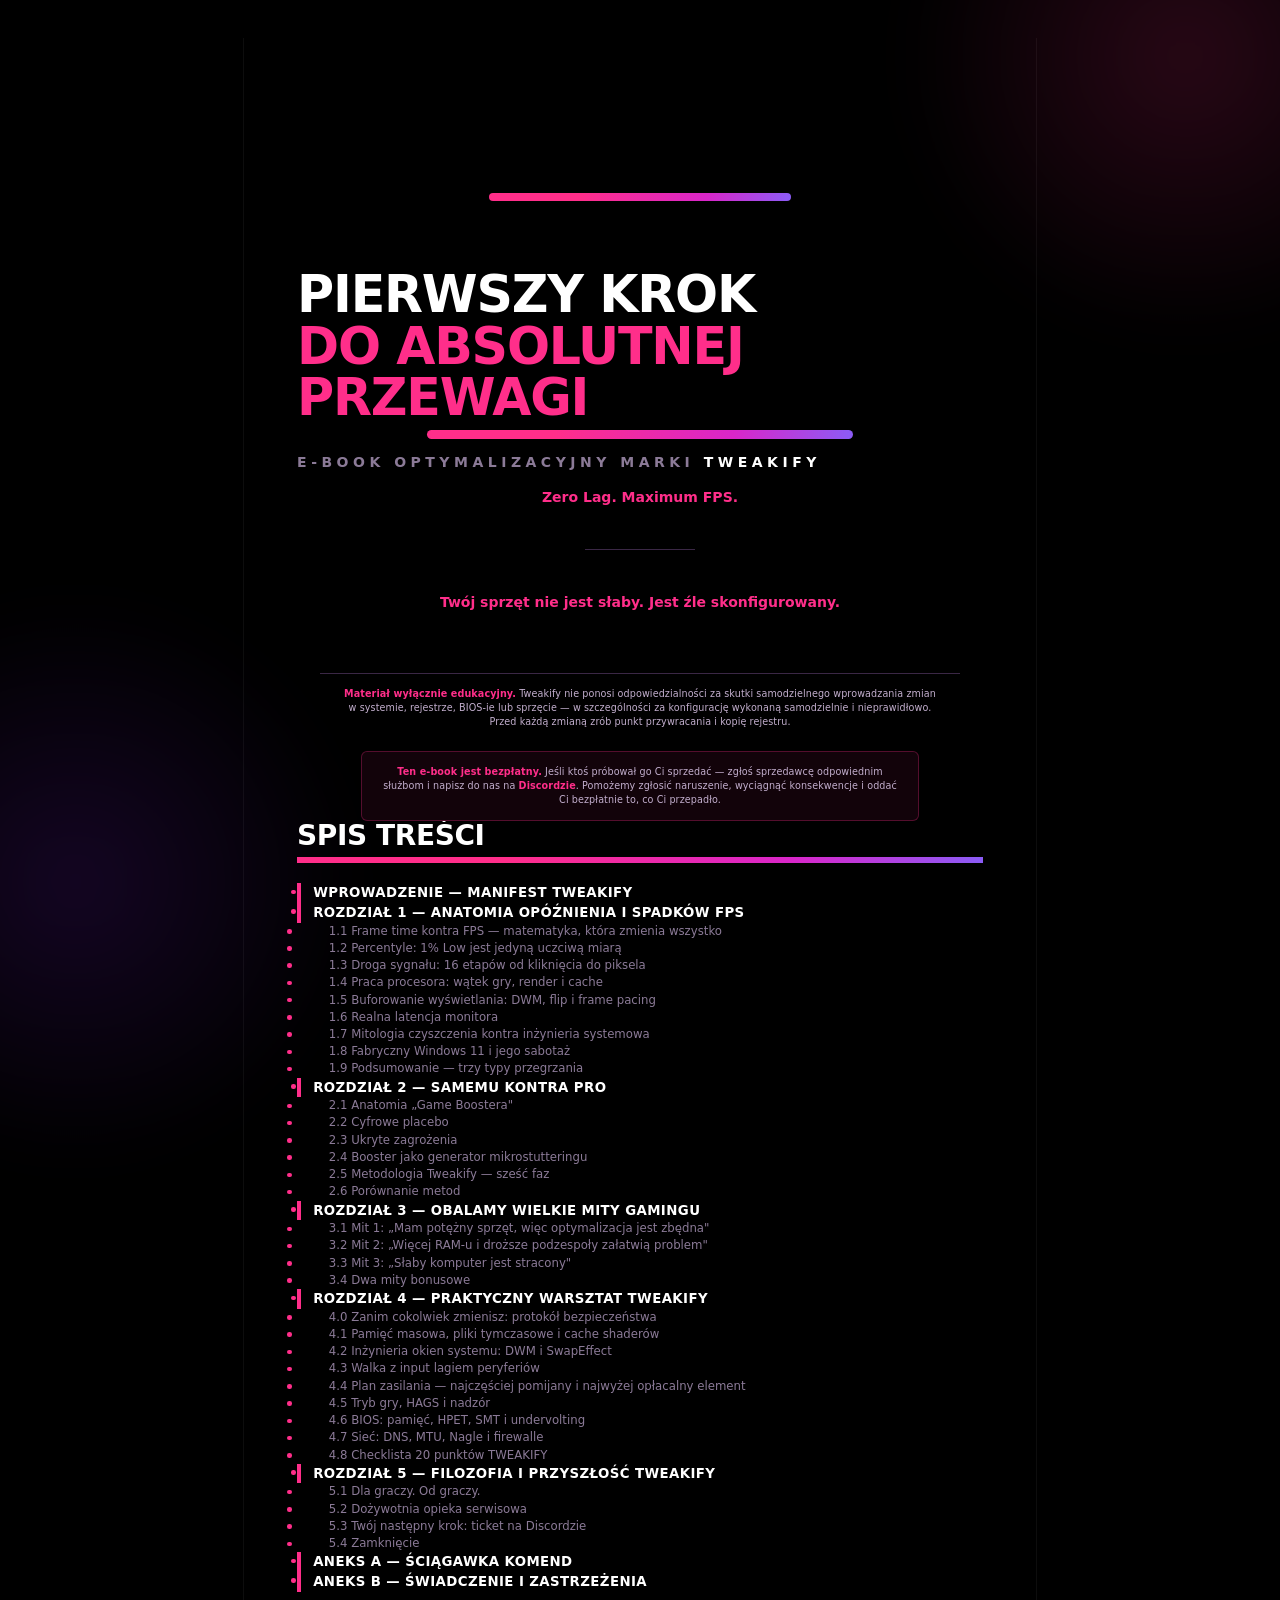
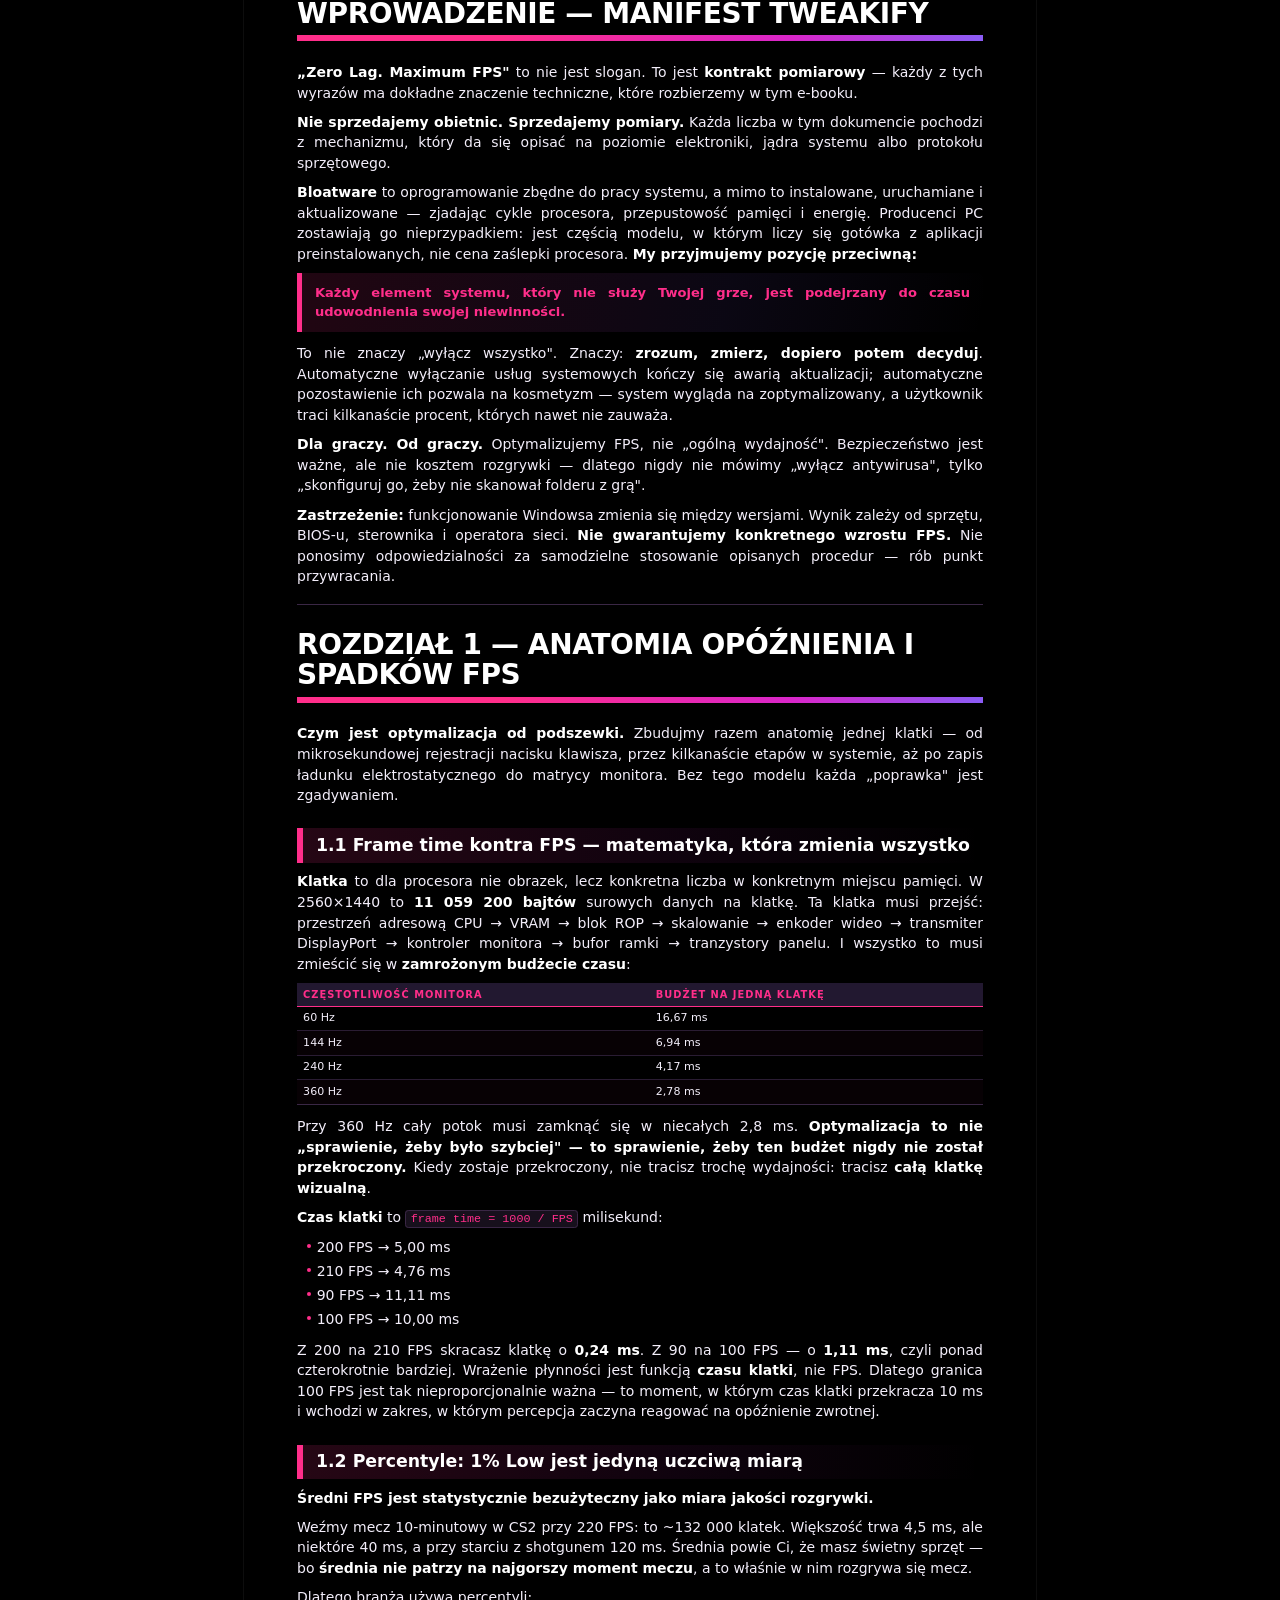
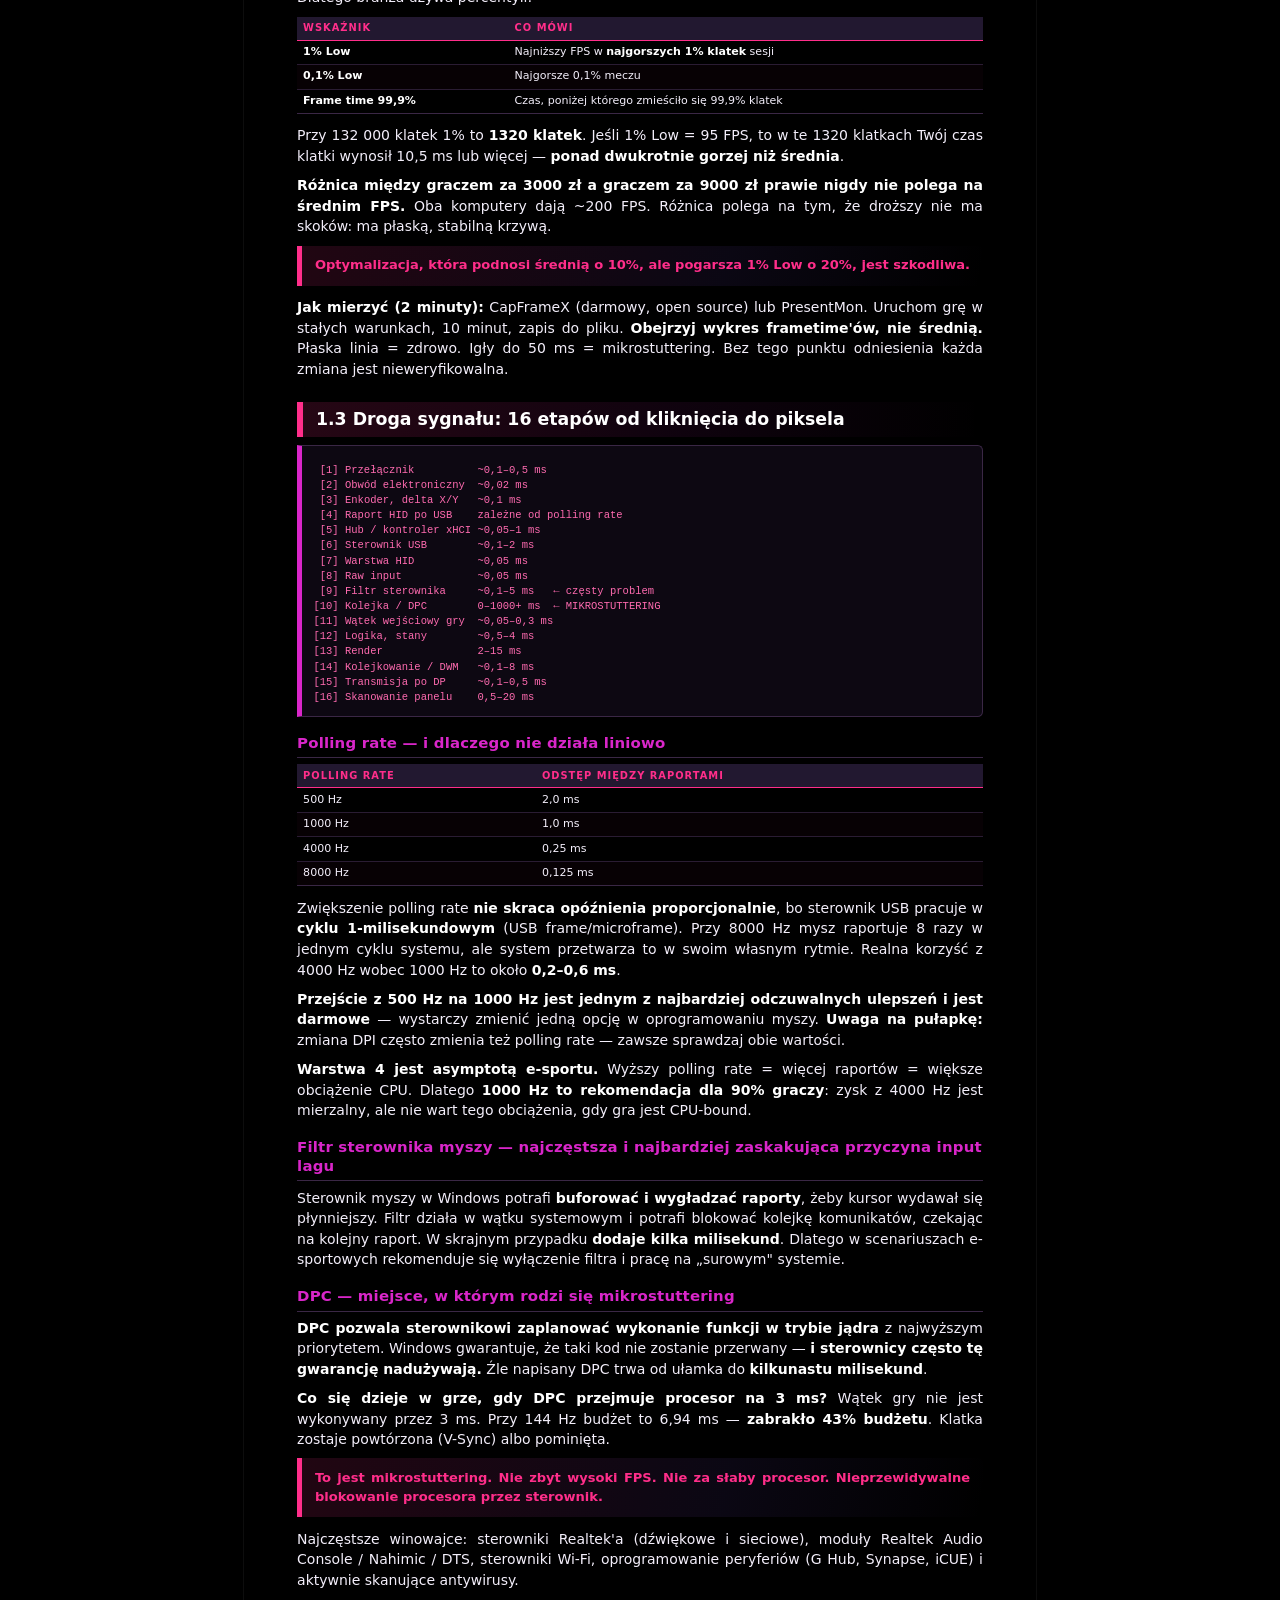
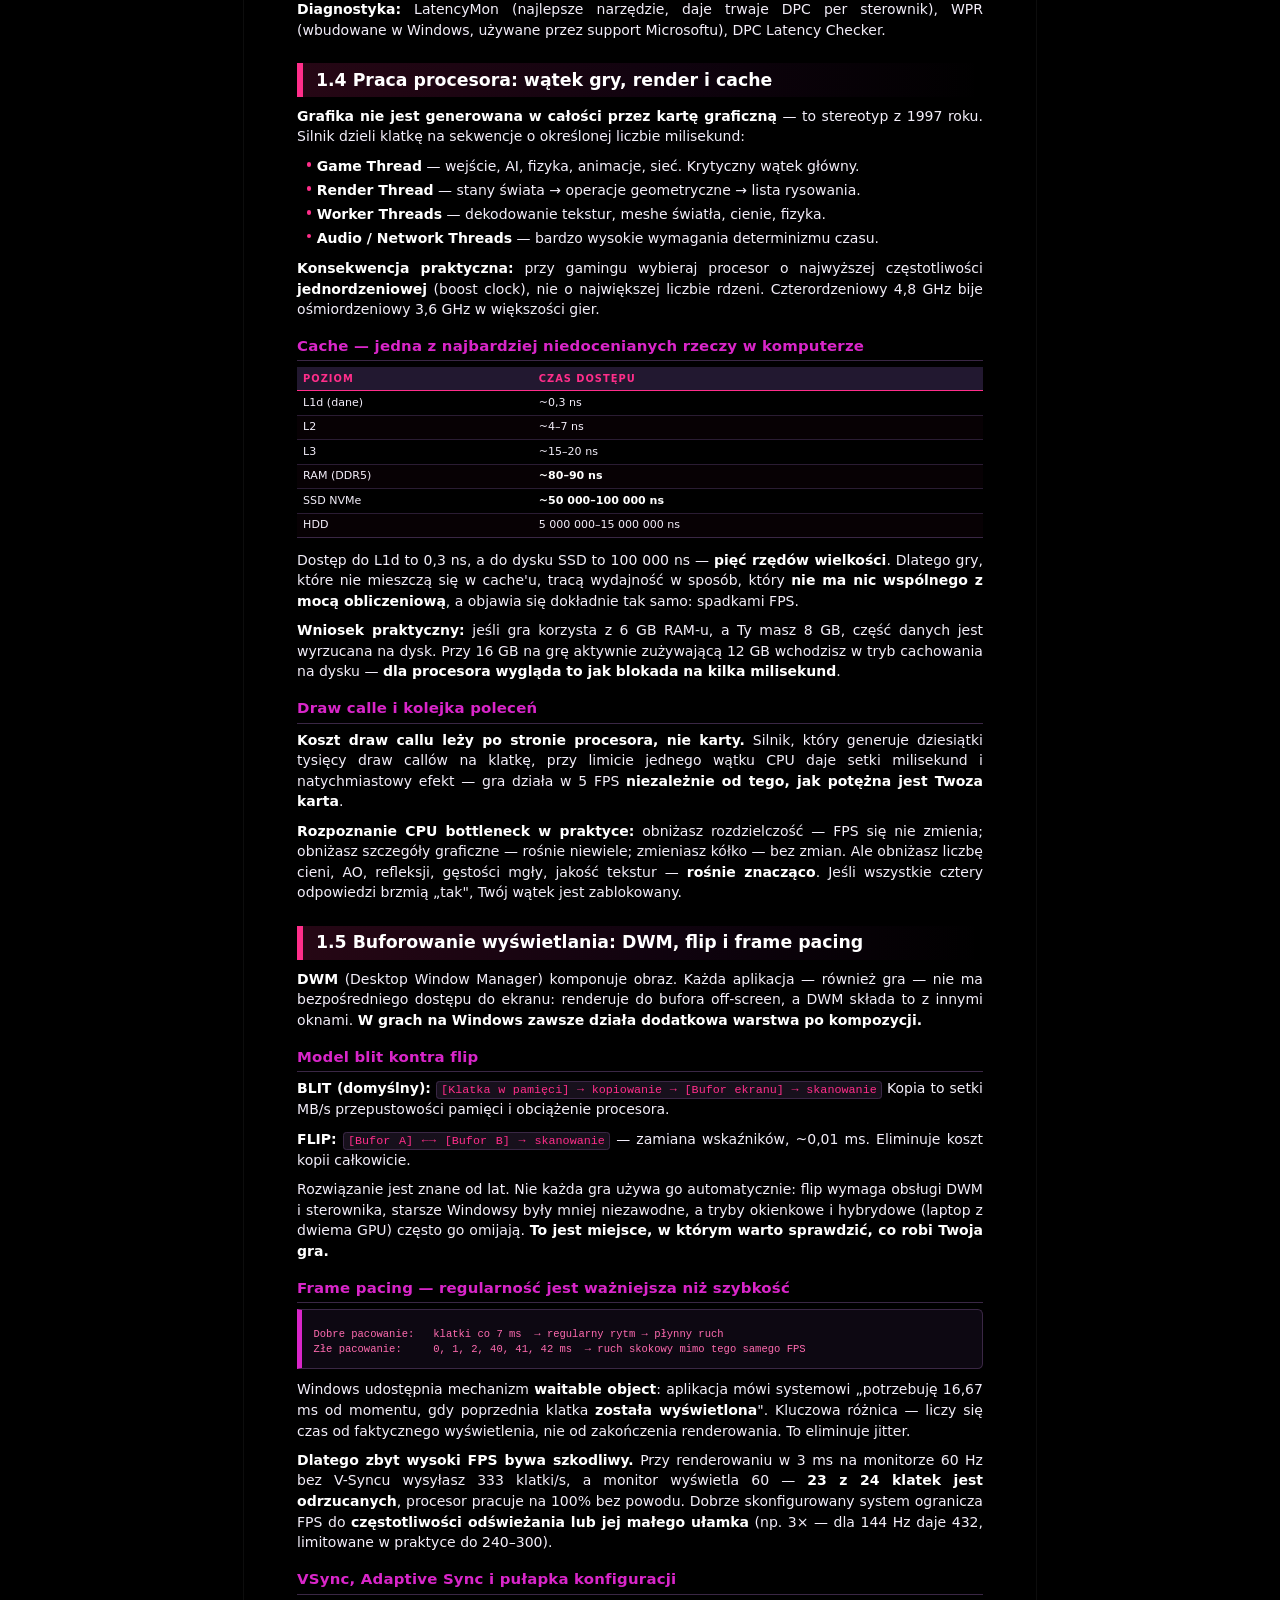
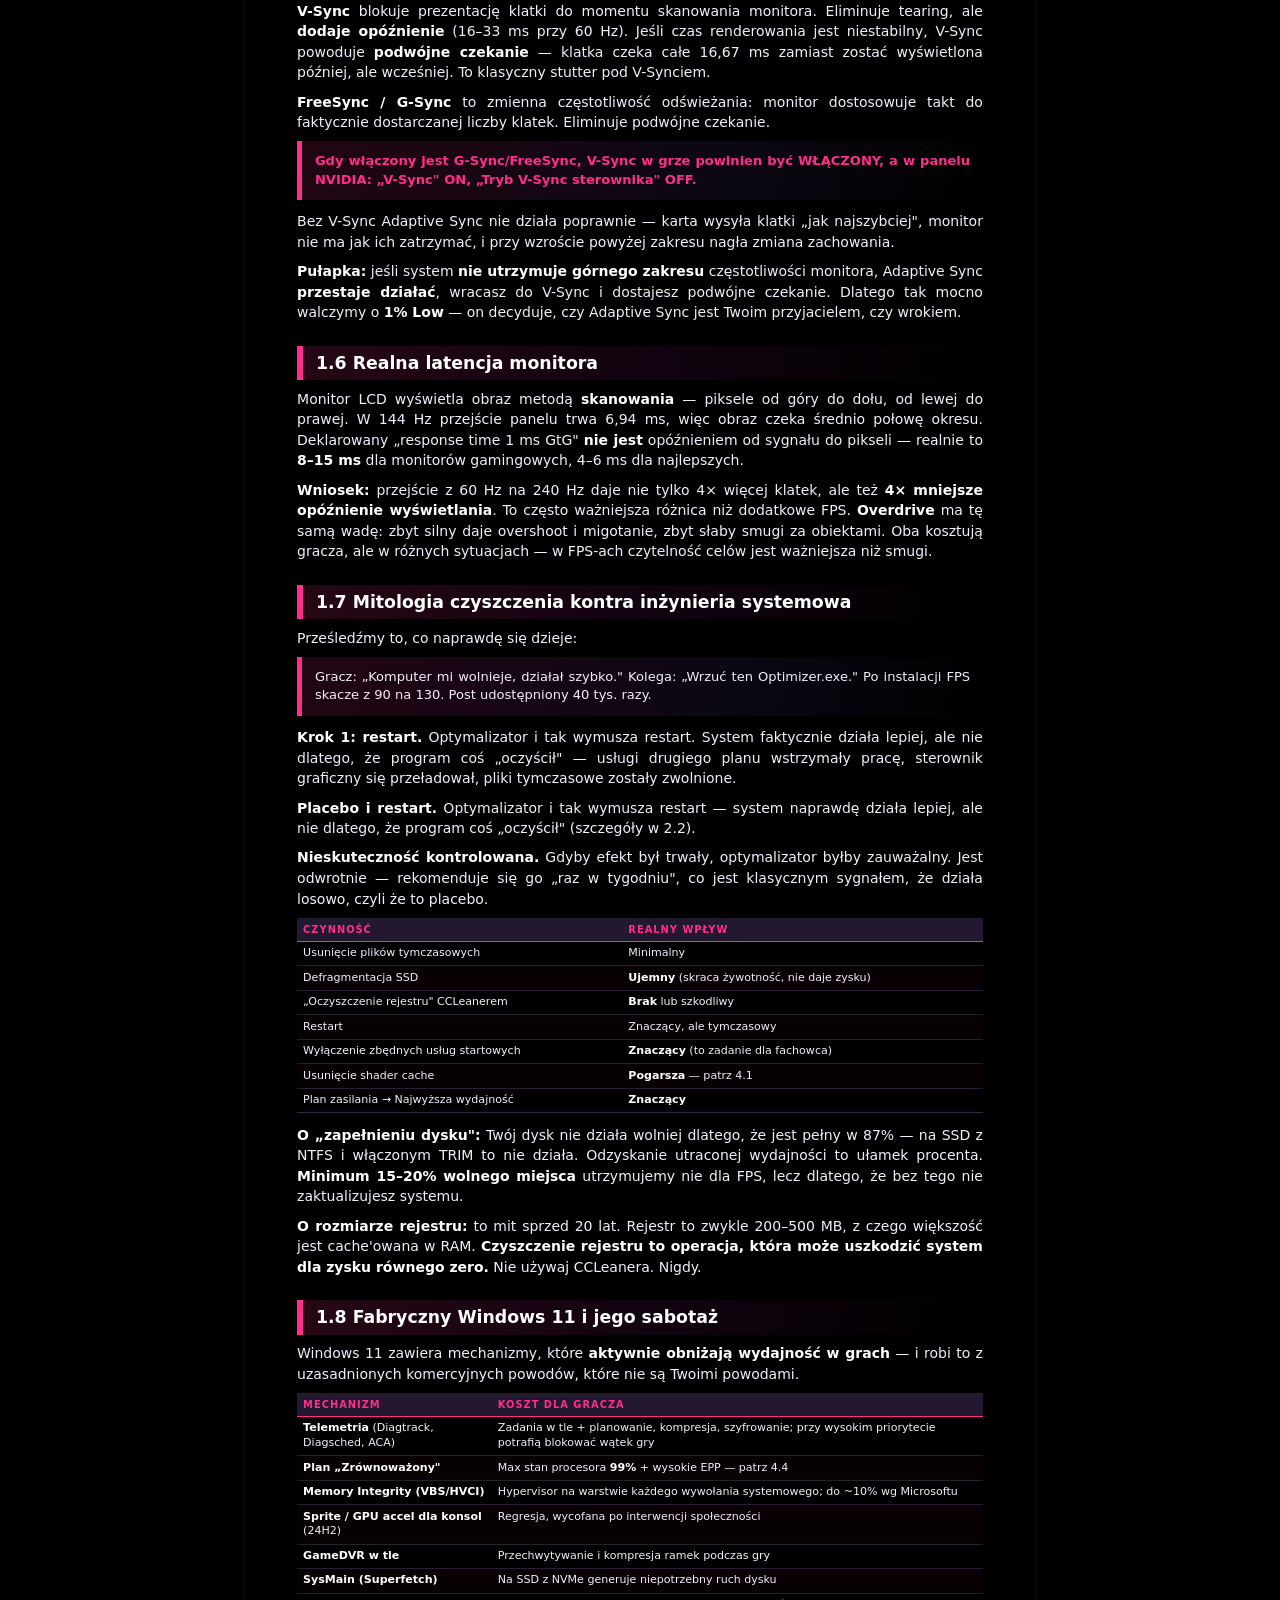
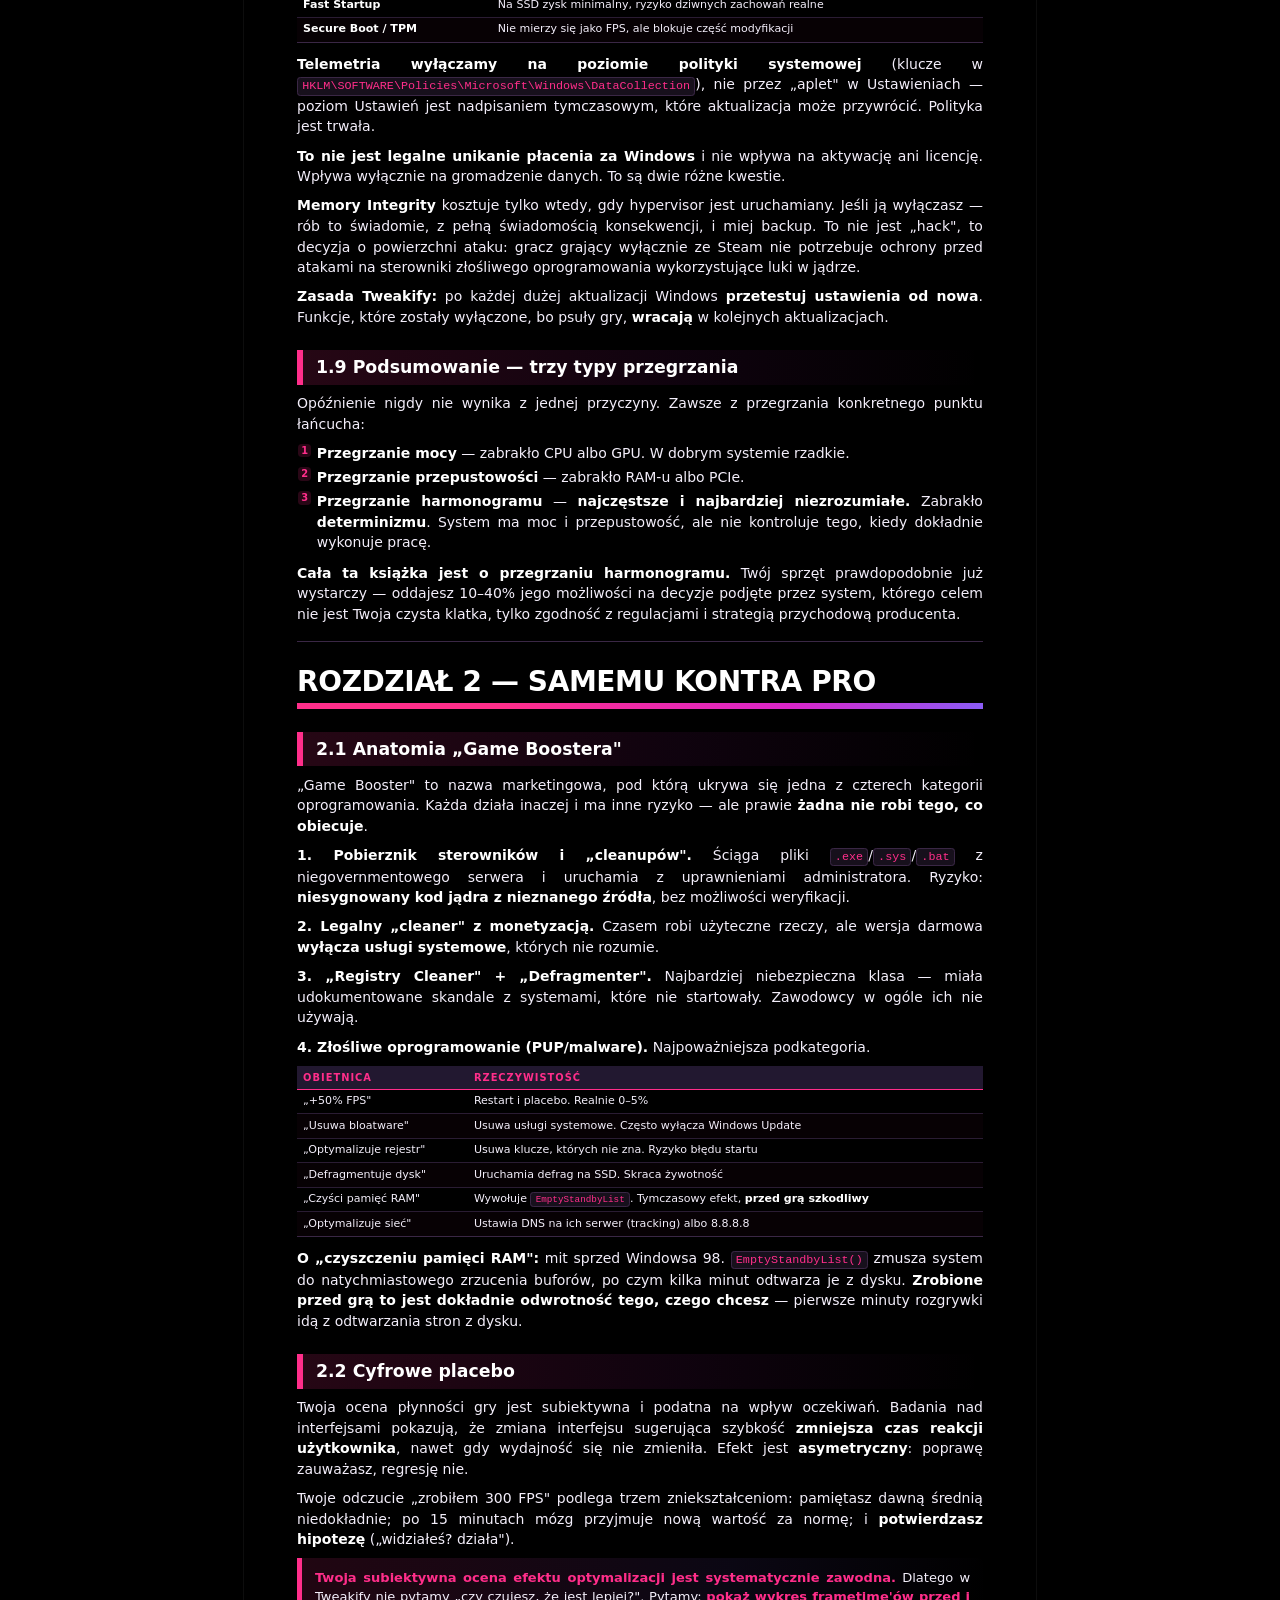
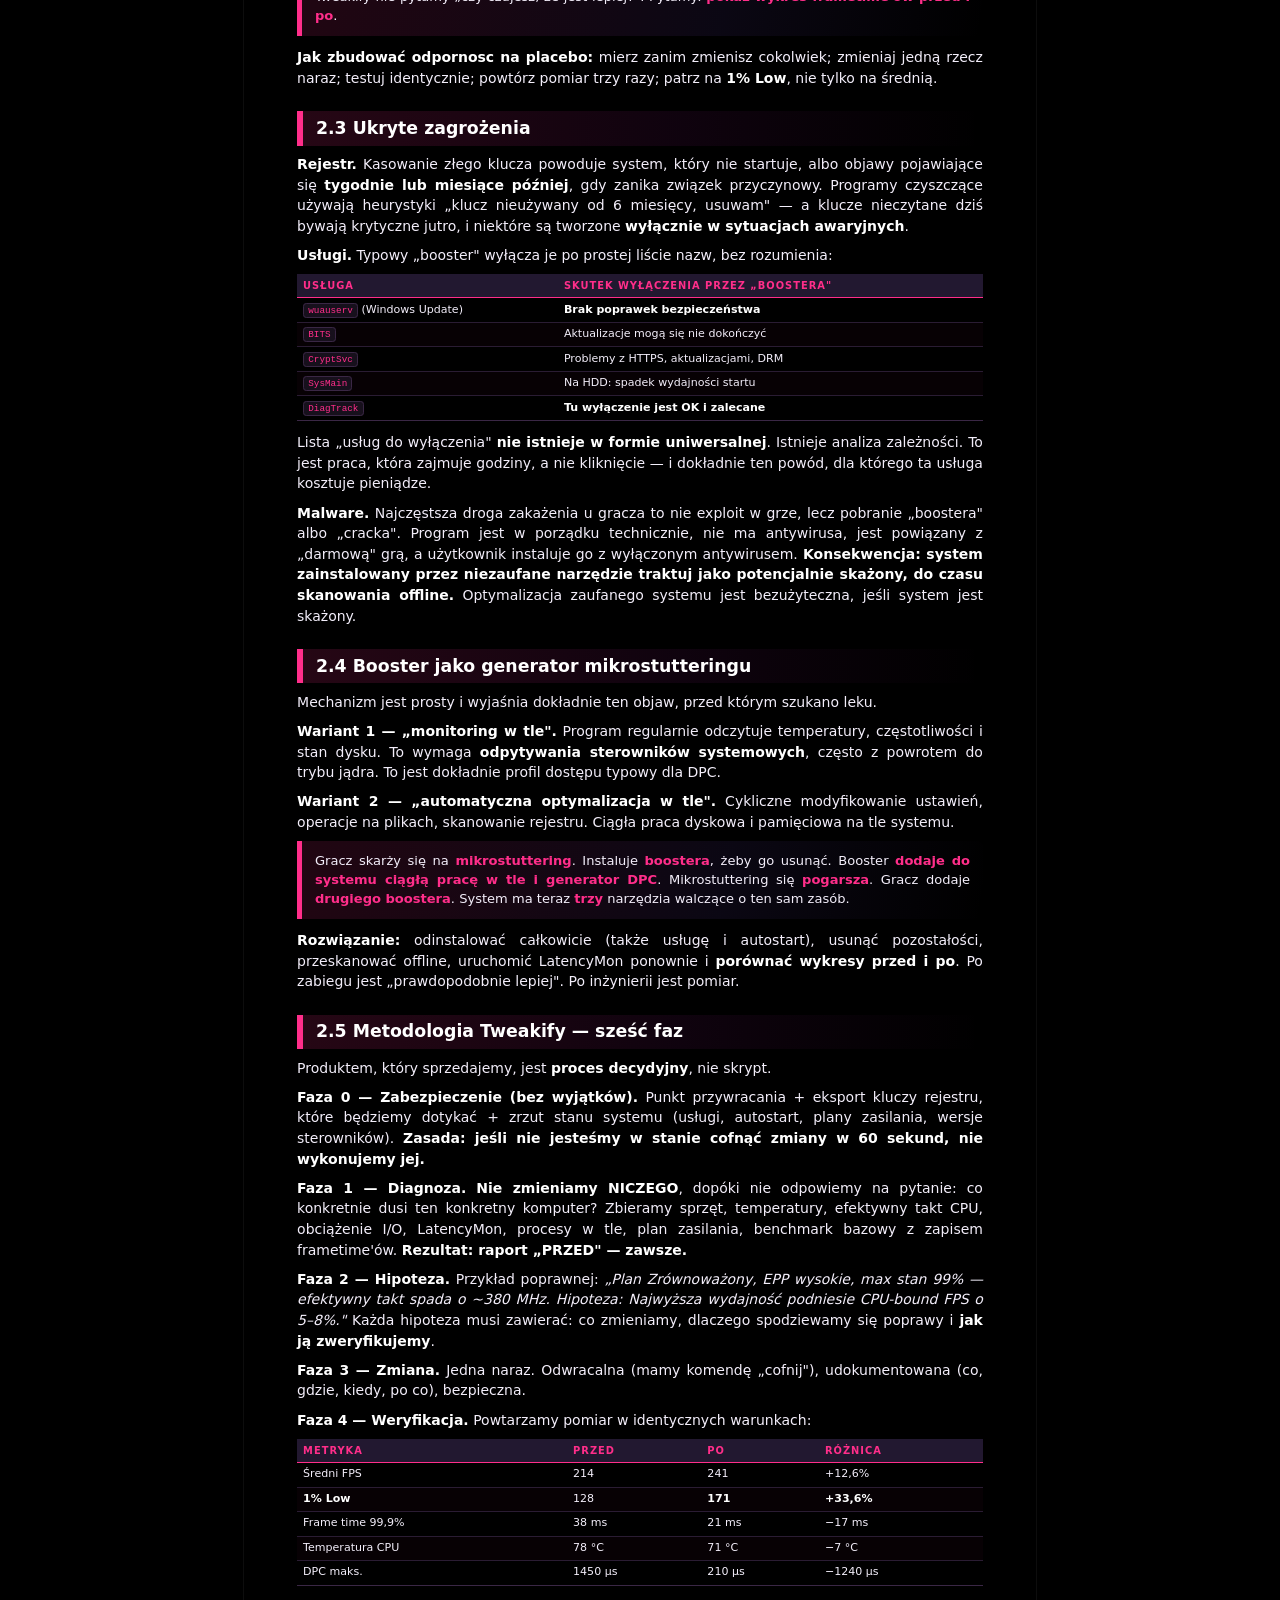
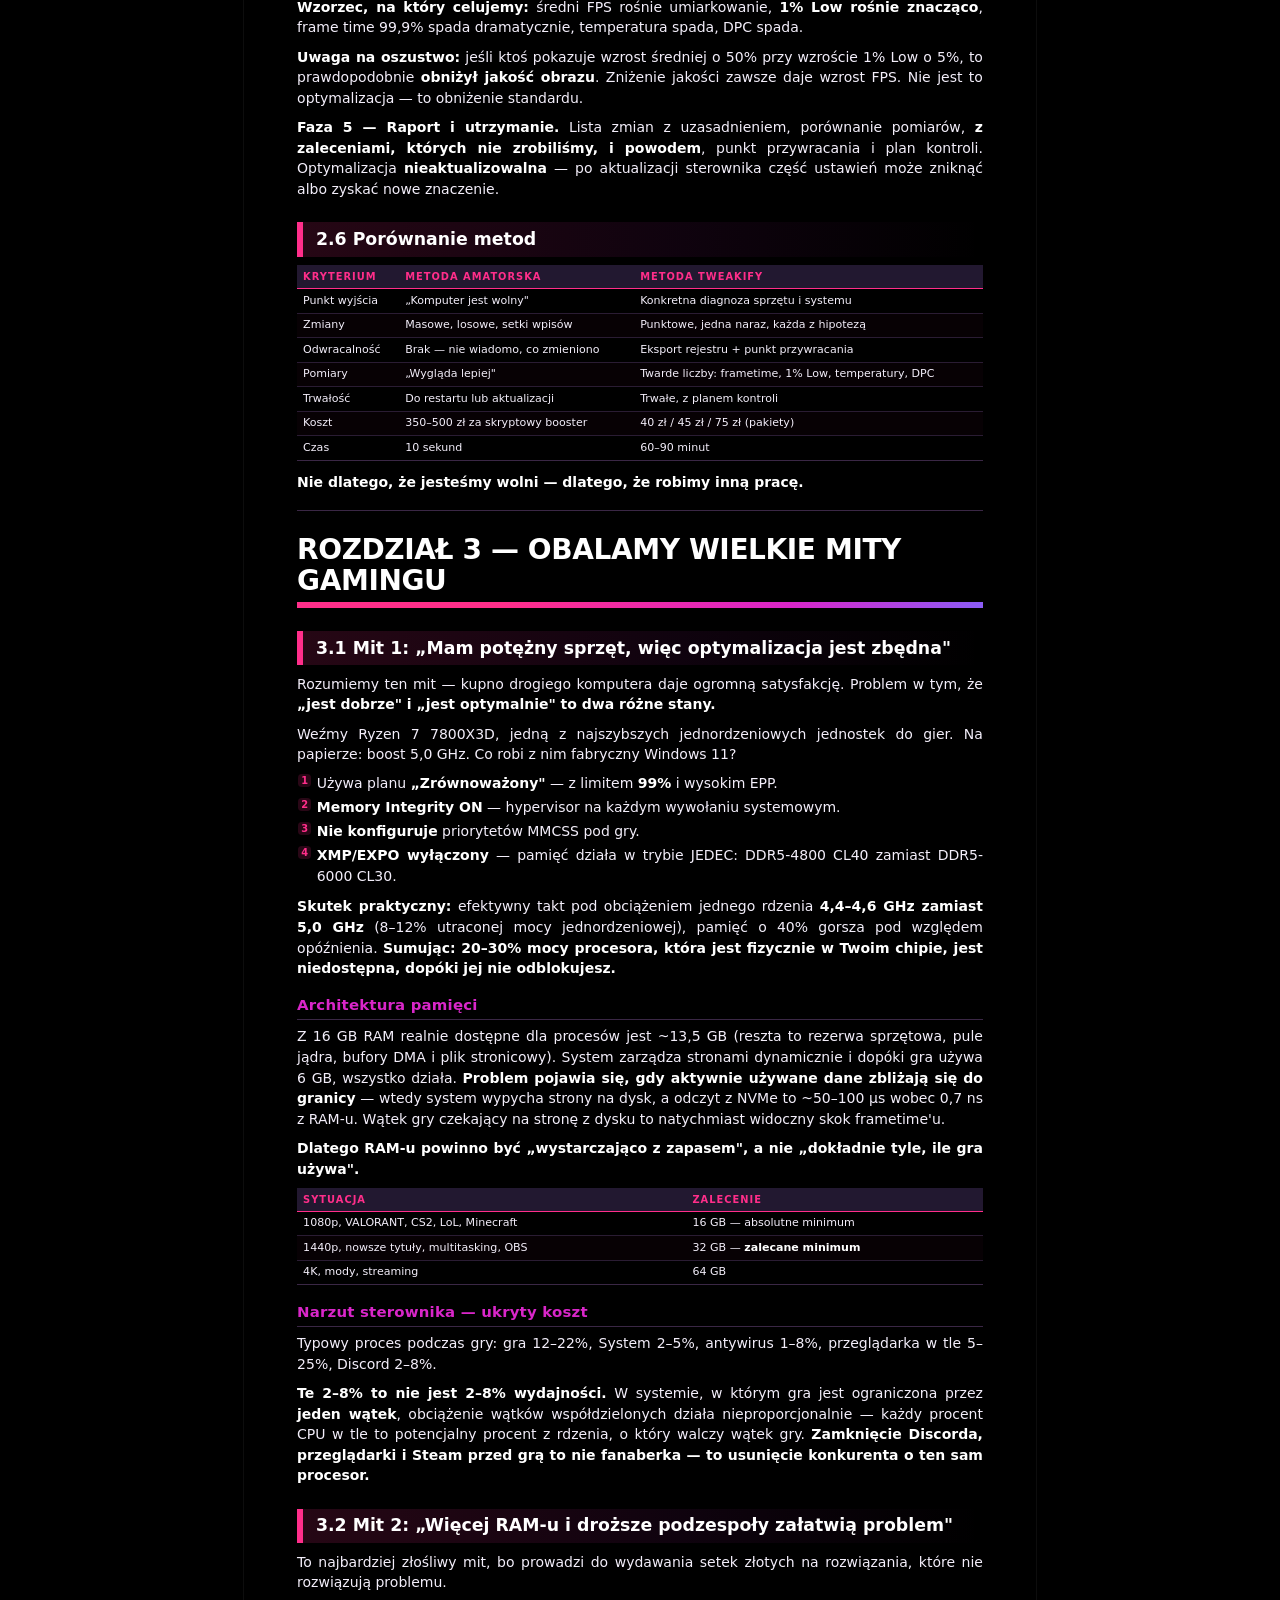
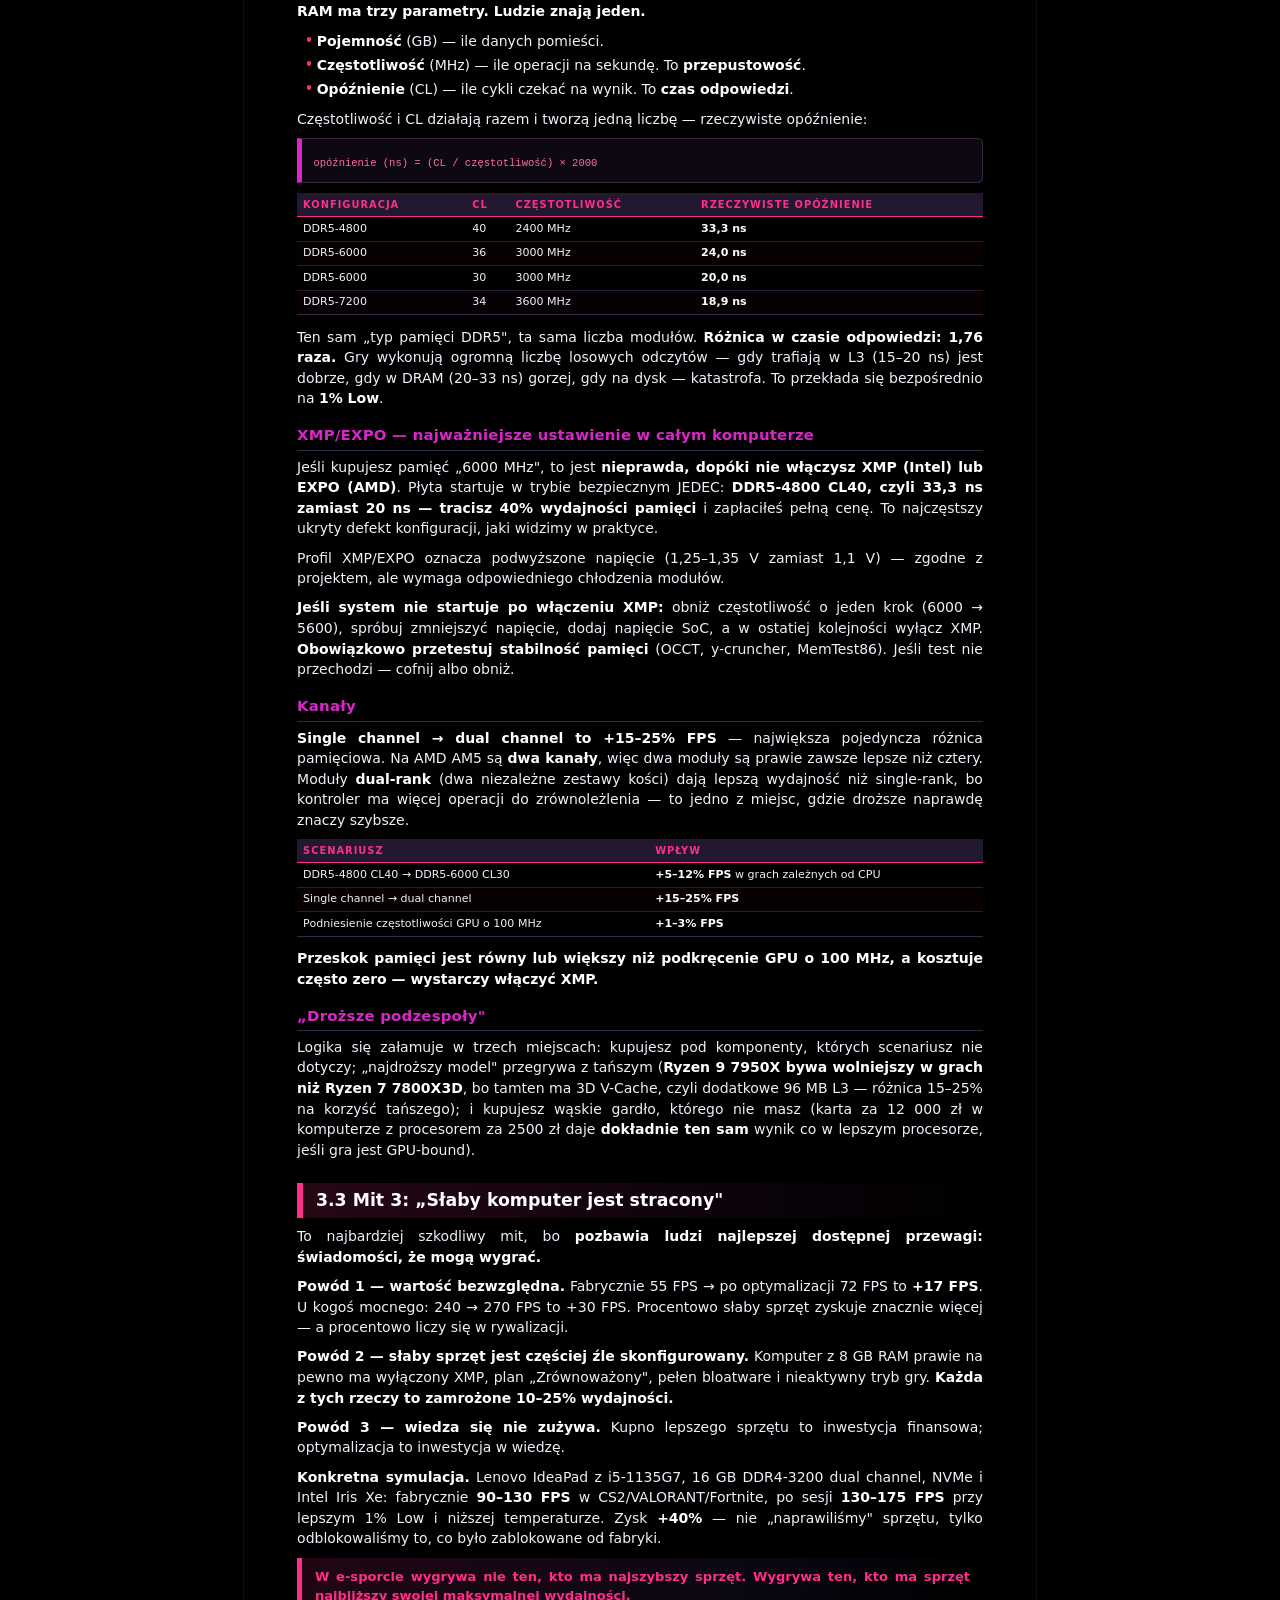
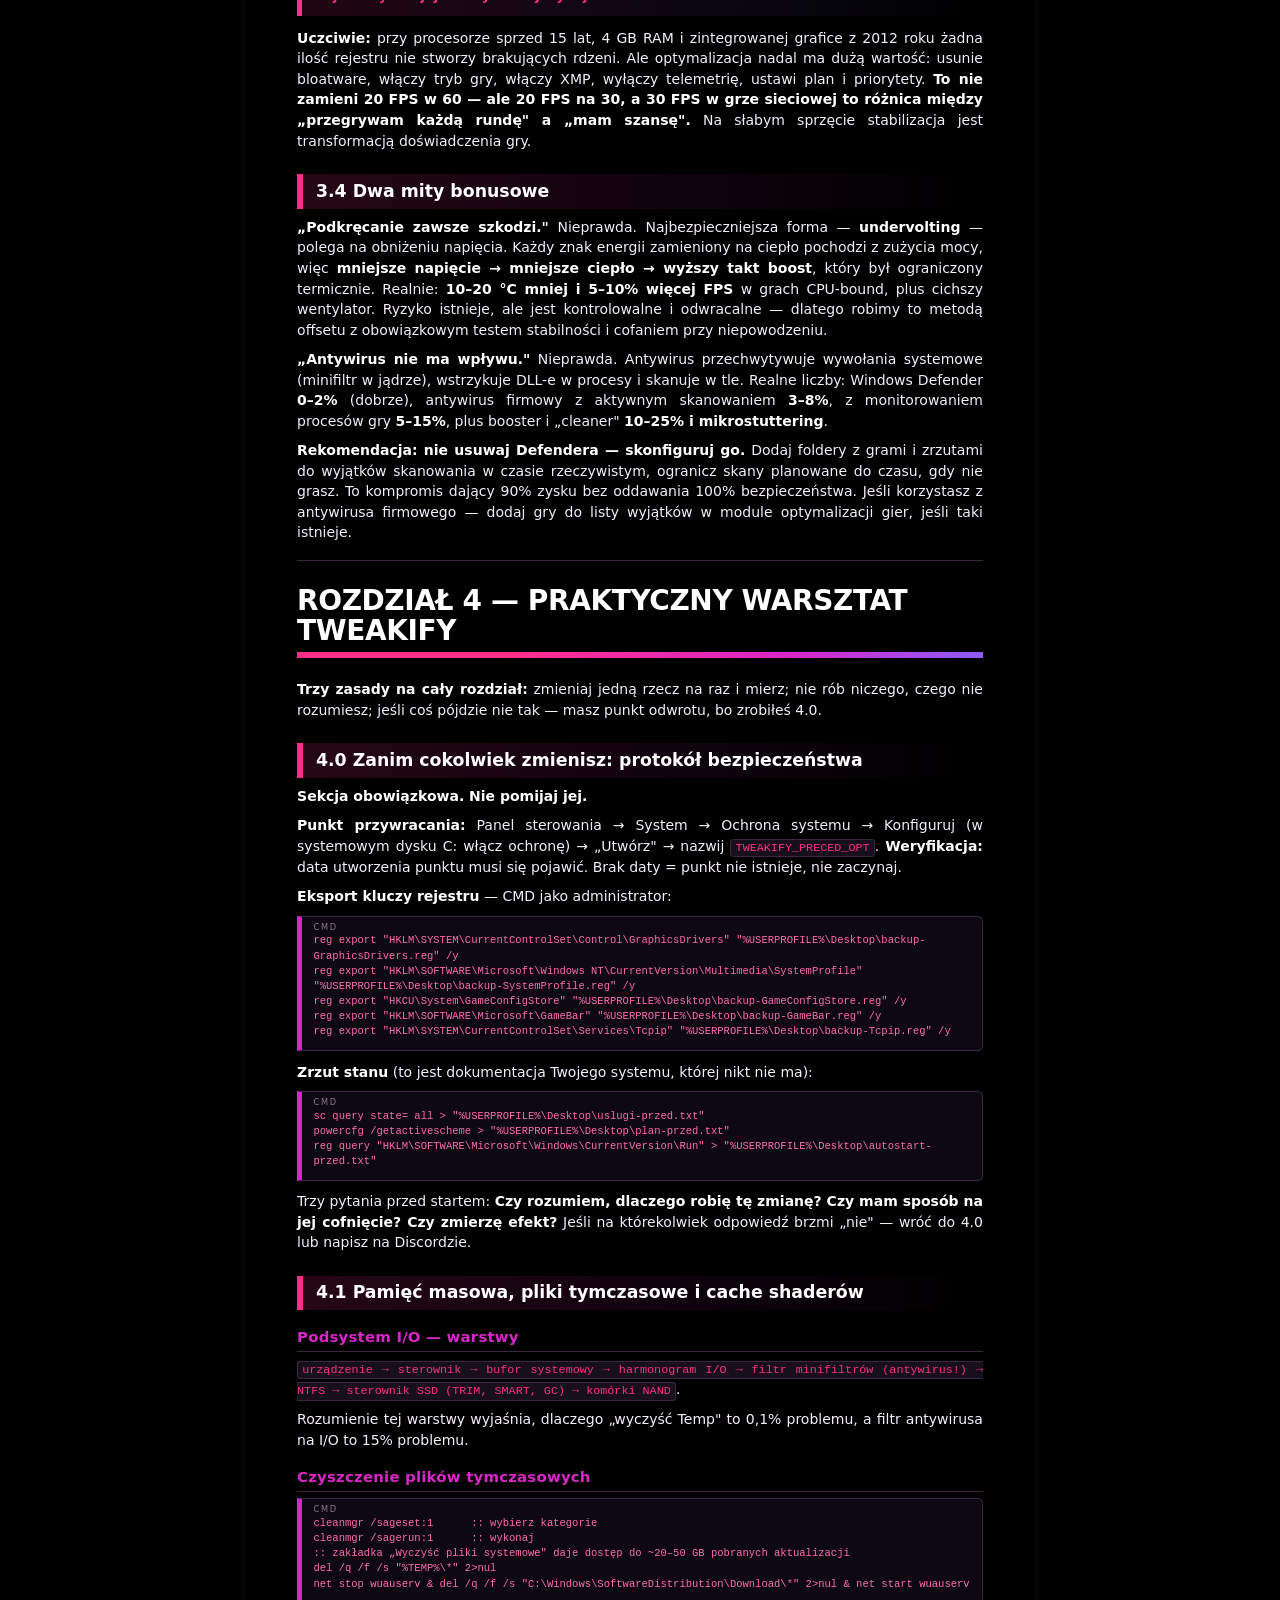
<file: ebook/PIERWSZY-KROK-DO-ABSOLUTNEJ-PRZEWAGI.html>
<!DOCTYPE html>
<html lang="pl">
<head>
<meta charset="utf-8">
<meta name="viewport" content="width=device-width, initial-scale=1">
<title>PIERWSZY KROK DO ABSOLUTNEJ PRZEWAGI — E-book optymalizacyjny TWEAKIFY — wersja skrócona</title>
<meta name="description" content="Kompletny e-book optymalizacyjny TWEAKIFY. Zero Lag. Maximum FPS. Anatomia opoznien, mity, warsztat krok po kroku.">
<meta name="author" content="TWEAKIFY">
<meta name="theme-color" content="#5b3df5">
<style>
/* ══════════════════════════════════════════════════════════════
   TWEAQIFY  ·  ciemny motyw  ·  A4 / PDF
   Wzorzec: "PIERWSZY KROK PRZEWAGI" (FPS MAXXING)
   ══════════════════════════════════════════════════════════════ */
:root{
  /* Czerń jest wymagana na całej karcie — także w marginesach. */
  --bg:#000000;
  --bg-2:#000000;

  /* Poświat w rogach — podpis wzorca */
  --glow-1:rgba(255,46,138,.16);
  --glow-2:rgba(145,40,255,.14);
  --glow-3:rgba(255,46,138,.09);

  --surface:#17101c;
  --surface-2:#221830;
  --line:#3a2745;
  --line-soft:#2a1c33;

  --ink:#f3eefa;
  --ink-soft:#c2aecd;
  --ink-faint:#8b7a97;

  /* Akcenty marki: hot pink -> magenta -> fiolet */
  --pink:#ff2e8a;
  --magenta:#d926c9;
  --violet:#8b5cf6;
  --accent:var(--pink);
  --accent-2:var(--magenta);
  --accent-3:var(--violet);
  --accent-grad:linear-gradient(96deg,#ff2e8a 0%,#ff2e8a 30%,#d926c9 72%,#8b5cf6 100%);
  --accent-dim:rgba(255,46,138,.14);

  --code-bg:#0d0812;
  --code-ink:#d9cbe4;
  --code-key:#ff6bb0;
}

*{ box-sizing:border-box; }
html{ background:#000; -webkit-text-size-adjust:100%; }
body{
  margin:0; background:#000; color:var(--ink);
  font-family:"Inter","Segoe UI",system-ui,-apple-system,Roboto,Helvetica,Arial,sans-serif;
  font-size:10.5pt; line-height:1.47;
  text-align:justify; hyphens:auto; -webkit-hyphens:auto;
  -webkit-font-smoothing:antialiased;
}
/* Poświat w rogach — jak w wzorcu */
body::before,
body::after{
  content:""; position:fixed; z-index:0; pointer-events:none;
  width:150mm; height:150mm; border-radius:50%;
  filter:blur(28px);
}
body::before{
  top:-60mm; right:-50mm;
  background:radial-gradient(circle, var(--glow-1) 0%, transparent 70%);
}
body::after{
  bottom:-70mm; left:-55mm;
  background:radial-gradient(circle, var(--glow-2) 0%, transparent 70%);
}

/* ── Okładka ───────────────────────────────────────────────── */
.titlepage{
  position:relative; z-index:1;
  page-break-after:always; break-after:page;
  padding:26mm 0 0; text-align:center;
}
.titlepage::before{
  content:""; display:block; width:44%; height:2.2mm;
  margin:0 auto 18mm;
  background:var(--accent-grad); border-radius:2mm;
}
.titlepage h1{
  border:0; padding:0 0 4mm; margin:0 0 4mm;
  font-size:38pt; line-height:1.02; font-weight:900;
  letter-spacing:-1.2px; text-transform:uppercase;
  /* UWAGA: celowo BEZ background-clip:text — Chrome przestaje wtedy
     malowac tlo strony i marginesy wychodza biale. Dwu-kolor tytulu
     robimy spanem, a gradient wkladamy w pasek pod tytulem. */
  color:#ffffff;
}
.titlepage h1 .g-pink{ color:var(--pink); }
.titlepage h1::after{
  content:""; display:block; width:62%; height:2.4mm;
  margin:5mm auto 0; border-radius:2mm;
  background:var(--accent-grad);
}
.titlepage h3{
  border:0; padding:0; margin:0 0 4mm;
  font-size:10.5pt; font-weight:700;
  letter-spacing:4.5px; text-transform:uppercase;
  color:var(--ink-faint);
}
.titlepage p{ text-align:center; margin:2.4mm 0; color:var(--ink-soft); }
.titlepage p strong{ color:var(--pink); }
.titlepage hr{
  width:16%; margin:11mm auto; border:0;
  border-top:.8pt solid var(--line);
}
.titlepage em{
  display:block; margin-top:2.5mm;
  color:var(--magenta); font-style:normal;
  font-size:11pt; font-weight:600; letter-spacing:2.6px; text-transform:uppercase;
}

/* ── Ochrona treści / antypiract na okładce ──────────────── */
.cover-anti{
  margin:6mm 6mm 0;
  padding:3.4mm 5mm;
  background:rgba(255,46,138,.07);
  border:.5pt solid rgba(255,46,138,.28);
  border-radius:1.6mm;
  font-size:7.2pt; line-height:1.45;
  color:var(--ink-soft);
  text-align:center; letter-spacing:.1px;
  hyphens:auto;
}
.cover-anti strong{ color:var(--pink); font-weight:700; }
.cover-anti a{ color:var(--pink); font-weight:700; border-bottom:0; }
.cover-anti p{ margin:0; text-align:center; }

/* ── Zastrzeżenie prawne na okładce ─────────────────────── */
.cover-legal{
  margin:16mm 6mm 0;
  padding:3.4mm 5mm 0;
  border-top:.5pt solid var(--line);
  font-size:7.2pt; line-height:1.45;
  color:var(--ink-faint);
  text-align:center; letter-spacing:.1px;
  hyphens:auto;
}
.cover-legal strong{ color:var(--pink); font-weight:700; }
.cover-legal p{ margin:0; text-align:center; }

/* ── Nagłówki ─────────────────────────────────────────────── */
h1,h2,h3,h4,h5,h6{
  text-align:left; font-weight:700; color:var(--ink);
  hyphens:none; -webkit-hyphens:none;
}

h1{
  position:relative; overflow:hidden;
  margin:0 0 5.5mm; padding:0 0 3mm;
  font-size:21pt; line-height:1.1; font-weight:900;
  letter-spacing:-.4px; text-transform:uppercase;
  color:#fff;
}
h1::after{
  content:""; display:block; position:absolute;
  left:0; right:0; bottom:0; height:1.6mm;
  background:var(--accent-grad);
}
.chapter--part{ page-break-before:always; break-before:page; margin-top:0; padding-top:2mm; }
/* Wprowadzenie zaczyna sie od swojej strony — bez tego plyne
   zaraz za spisem tresci, na tej samej karcie. */
.chapter--front{ page-break-before:always; break-before:page; margin-top:0; padding-top:2mm; }

h2{
  margin:6mm 0 2.2mm; padding:1.8mm 0 1.8mm 3.4mm;
  font-size:13pt; line-height:1.22; font-weight:800;
  color:#fff;
  border-left:1.8mm solid var(--pink);
  background:linear-gradient(90deg, rgba(255,46,138,.15), rgba(217,38,201,.07) 55%, transparent);
  border-radius:0 1.2mm 1.2mm 0;
}
h3{
  margin:4.6mm 0 1.6mm; padding-bottom:1.2mm;
  font-size:11.2pt; line-height:1.26; font-weight:700;
  color:var(--magenta);
  border-bottom:.6pt solid var(--line);
  letter-spacing:.2px;
}
h4{
  margin:4mm 0 1.2mm; font-size:9.2pt;
  color:var(--ink-faint); text-transform:uppercase;
  letter-spacing:1.8px; font-weight:700;
}
h5{ margin:3.4mm 0 1mm; font-size:10.2pt; color:var(--ink-soft); }
h6{ margin:3mm 0 .9mm; font-size:9.7pt; color:var(--ink-faint); }

.chapter--appendix{ color:var(--magenta); }

/* ── Akapity ──────────────────────────────────────────────── */
p{ margin:0 0 2.3mm; }
strong{ font-weight:700; color:#fff; }
em{ font-style:italic; color:var(--ink); }
a{ color:var(--pink); text-decoration:none; border-bottom:.6pt solid rgba(255,46,138,.45); }

/* ── Listy ────────────────────────────────────────────────── */
ul,ol{ margin:0 0 2.6mm; padding-left:5.2mm; }
li{ margin:0 0 .9mm; }
li > ul, li > ol{ margin:.9mm 0 .9mm; }
ul > li{ list-style:none; position:relative; }
ul > li::before{
  content:""; position:absolute; left:-2.6mm; top:1.7mm;
  width:1.2mm; height:1.2mm; border-radius:50%;
  background:var(--pink);
}
ol{ counter-reset:oln; }
ol > li{ list-style:none; counter-increment:oln; position:relative; }
ol > li::before{
  content:counter(oln);
  position:absolute; left:-5mm; top:.1mm;
  width:3.6mm; height:3.6mm; border-radius:1mm;
  background:rgba(255,46,138,.16); color:var(--pink);
  font-size:7.4pt; font-weight:800; line-height:3.6mm; text-align:center;
}
li > p{ margin-bottom:.9mm; }

/* ── Kod ──────────────────────────────────────────────────── */
code{
  font-family:"JetBrains Mono","Cascadia Mono",Consolas,"SF Mono",ui-monospace,monospace;
  font-size:.84em; background:var(--surface); color:var(--pink);
  padding:.3mm 1.1mm; border-radius:.9mm;
  border:.5pt solid var(--line);
  white-space:normal; overflow-wrap:anywhere;
}
pre{
  position:relative;
  background:var(--code-bg); color:var(--code-ink);
  border:.6pt solid var(--line); border-left:1.4mm solid var(--magenta);
  border-radius:0 1.4mm 1.4mm 0;
  padding:4.4mm 3mm 2.8mm;
  margin:0 0 2.8mm;
  font-size:7.9pt; line-height:1.44;
  page-break-inside:auto; break-inside:auto;
  text-align:left; hyphens:none; overflow:hidden;
}
pre::before{
  content:attr(data-lang);
  position:absolute; top:1.3mm; left:3mm;
  font-size:6.2pt; letter-spacing:1.8px; text-transform:uppercase;
  color:var(--ink-faint); font-family:"Inter",system-ui,sans-serif;
}
pre code{
  background:none; border:0; padding:0; color:var(--code-key);
  font-size:inherit; white-space:pre-wrap; word-break:break-word;
}

/* ── Tabele ───────────────────────────────────────────────── */
.table-wrap{ margin:0 0 3mm; page-break-inside:auto; break-inside:auto; overflow:hidden; }
tr{ page-break-inside:avoid; break-inside:avoid; }
table{
  width:100%; border-collapse:collapse;
  font-size:8.3pt; line-height:1.34; text-align:left;
  hyphens:none; -webkit-hyphens:none;
}
th{
  background:var(--surface-2); color:var(--pink);
  font-weight:700; text-align:left;
  padding:1.3mm 1.6mm; border:none;
  border-bottom:1pt solid var(--pink);
  font-size:7.4pt; letter-spacing:1px; text-transform:uppercase;
}
td{ padding:1.15mm 1.6mm; border:none; border-bottom:.5pt solid var(--line-soft); vertical-align:top; }
tbody tr:last-child td{ border-bottom:1pt solid var(--line); }
tbody tr:nth-child(even) td{ background:rgba(255,46,138,.028); }

/* ── Cytaty / callouty ────────────────────────────────────── */
blockquote{
  margin:0 0 3mm; padding:2.8mm 3.4mm;
  background:linear-gradient(100deg, rgba(255,46,138,.13), rgba(139,92,246,.08) 62%, transparent);
  border-left:1.4mm solid var(--pink);
  border-radius:0 1.4mm 1.4mm 0;
  font-style:normal; color:var(--ink);
  font-size:9.8pt; line-height:1.44;
  page-break-inside:avoid; break-inside:avoid;
}
blockquote p:last-child{ margin-bottom:0; }
blockquote strong{ color:var(--pink); }

hr{ border:0; height:.8pt; background:var(--line); margin:4.5mm 0; }

/* ── Spis treści ───────────────────────────────────────────── */
.chapter--toc{ page-break-before:always; break-before:page; }
.toc__list{ list-style:none; padding-left:0; margin:0; }
.toc__list li{ margin:0; }
.toc__l1{
  font-weight:800; margin:2.6mm 0 .8mm; font-size:10pt;
  text-transform:uppercase; letter-spacing:.4px;
  color:#fff; padding-left:3.2mm;
  border-left:1.2mm solid var(--pink);
}
.toc__l2{ margin:0 0 .5mm; padding-left:8.4mm; font-size:8.8pt; color:var(--ink-faint); }
.toc__list a{ border-bottom:0; color:inherit; }

/* ── Checkboxy ────────────────────────────────────────────── */
.cb{
  display:inline-block; width:2.9mm; height:2.9mm;
  border:.9pt solid var(--ink-faint); border-radius:.7mm;
  vertical-align:-.2mm; margin-right:1.3mm;
}
.cb--on{ background:var(--pink); border-color:var(--pink); }

/* ── Układ ────────────────────────────────────────────────── */
.sheet{
  overflow-wrap:anywhere;
  position:relative; z-index:1;
  max-width:210mm; margin:0 auto;
  padding:15mm 14mm 13mm;
  background:transparent;
  border-left:.5pt solid rgba(255,255,255,.05);
  border-right:.5pt solid rgba(255,255,255,.05);
}

@media screen{
  body{ padding:10mm 0; }
  h1,h2,h3{ scroll-margin-top:10mm; }
}

/* ── Druk / PDF ───────────────────────────────────────────────
   @page margin MUSI byc 0 — Chrome przycina tlo do pola tresci,
   wiec przy marginesach w @page czarne tlo konczylo sie na
   krawedzi kolumny, a marginesy wychodzily biale.
   Marginesy przeniesione na padding .sheet. */
@page{ size:A4 portrait; margin:0; }
@media print{
  html{ background:#000 !important; }
  body{ background:#000 !important; }
  body::before, body::after{ display:none; }
  /* Pelna plansza pod spodem. Nie polegamy na propagacji tla html/body
     do canvasu — na stronie 1 Chrome nie malowal go w ogole, przez co
     marginesy wychodzily biale. position:fixed + inset:0 w trybie
     druku obejmuje cala strone. */
  html::before{
    content:""; position:fixed; inset:0;
    background:#000; z-index:-1; pointer-events:none;
  }
  .sheet{
    max-width:none; margin:0; padding:15mm 14mm 13mm;
    background:transparent; border:none; box-shadow:none;
    overflow-wrap:anywhere;
  }
  h1,h2,h3,h4{ break-after:avoid-page; page-break-after:avoid; }
  ul,ol{ break-inside:auto; }
  html,body,.sheet,.sheet *{
    -webkit-print-color-adjust:exact; print-color-adjust:exact;
  }
}
</style>
</head>
<body>

<article class="sheet">
<div class="titlepage">
<h1 id="pierwszy-krok-br-span-class-g-pink-do-absolutnej-przewagi-span" class="chapter">PIERWSZY KROK<br><span class="g-pink">DO ABSOLUTNEJ PRZEWAGI</span></h1>
  <h3 id="e-book-optymalizacyjny-marki-tweakify">E-book optymalizacyjny marki <strong>TWEAKIFY</strong></h3>
  <p><strong>Zero Lag. Maximum FPS.</strong></p>
  <hr>
  <p><strong>Twój sprzęt nie jest słaby. Jest źle skonfigurowany.</strong></p>
  <div class="cover-legal">
  <p><strong>Materiał wyłącznie edukacyjny.</strong> Tweakify nie ponosi odpowiedzialności za skutki samodzielnego wprowadzania zmian w systemie, rejestrze, BIOS-ie lub sprzęcie — w szczególności za konfigurację wykonaną samodzielnie i nieprawidłowo. Przed każdą zmianą zrób punkt przywracania i kopię rejestru.</p>
    <div class="cover-anti">
    <p><strong>Ten e-book jest bezpłatny.</strong> Jeśli ktoś próbował go Ci sprzedać — zgłoś sprzedawcę odpowiednim służbom i napisz do nas na <a href="https://discord.gg/axtRMB4VCB">Discordzie</a>. Pomożemy zgłosić naruszenie, wyciągnąć konsekwencje i oddać Ci bezpłatnie to, co Ci przepadło.</p>
    </div>
  </div>
</div>
<h1 id="spis-tresci" class="chapter chapter--toc">SPIS TREŚCI</h1>
<ul class="toc__list">
<li class="toc__l1"><a href="#wprowadzenie-manifest-tweakify">WPROWADZENIE — MANIFEST TWEAKIFY</a></li>
<li class="toc__l1"><a href="#rozdzial-1-anatomia-opoznienia-i-spadkow-fps">ROZDZIAŁ 1 — ANATOMIA OPÓŹNIENIA I SPADKÓW FPS</a></li>
<li class="toc__l2"><a href="#1-1-frame-time-kontra-fps-matematyka-ktora-zmienia-wszystko">1.1 Frame time kontra FPS — matematyka, która zmienia wszystko</a></li>
<li class="toc__l2"><a href="#1-2-percentyle-1-low-jest-jedyna-uczciwa-miara">1.2 Percentyle: 1% Low jest jedyną uczciwą miarą</a></li>
<li class="toc__l2"><a href="#1-3-droga-sygnalu-16-etapow-od-klikniecia-do-piksela">1.3 Droga sygnału: 16 etapów od kliknięcia do piksela</a></li>
<li class="toc__l2"><a href="#1-4-praca-procesora-watek-gry-render-i-cache">1.4 Praca procesora: wątek gry, render i cache</a></li>
<li class="toc__l2"><a href="#1-5-buforowanie-wyswietlania-dwm-flip-i-frame-pacing">1.5 Buforowanie wyświetlania: DWM, flip i frame pacing</a></li>
<li class="toc__l2"><a href="#1-6-realna-latencja-monitora">1.6 Realna latencja monitora</a></li>
<li class="toc__l2"><a href="#1-7-mitologia-czyszczenia-kontra-inzynieria-systemowa">1.7 Mitologia czyszczenia kontra inżynieria systemowa</a></li>
<li class="toc__l2"><a href="#1-8-fabryczny-windows-11-i-jego-sabotaz">1.8 Fabryczny Windows 11 i jego sabotaż</a></li>
<li class="toc__l2"><a href="#1-9-podsumowanie-trzy-typy-przegrzania">1.9 Podsumowanie — trzy typy przegrzania</a></li>
<li class="toc__l1"><a href="#rozdzial-2-samemu-kontra-pro">ROZDZIAŁ 2 — SAMEMU KONTRA PRO</a></li>
<li class="toc__l2"><a href="#2-1-anatomia-game-boostera">2.1 Anatomia „Game Boostera&quot;</a></li>
<li class="toc__l2"><a href="#2-2-cyfrowe-placebo">2.2 Cyfrowe placebo</a></li>
<li class="toc__l2"><a href="#2-3-ukryte-zagrozenia">2.3 Ukryte zagrożenia</a></li>
<li class="toc__l2"><a href="#2-4-booster-jako-generator-mikrostutteringu">2.4 Booster jako generator mikrostutteringu</a></li>
<li class="toc__l2"><a href="#2-5-metodologia-tweakify-szesc-faz">2.5 Metodologia Tweakify — sześć faz</a></li>
<li class="toc__l2"><a href="#2-6-porownanie-metod">2.6 Porównanie metod</a></li>
<li class="toc__l1"><a href="#rozdzial-3-obalamy-wielkie-mity-gamingu">ROZDZIAŁ 3 — OBALAMY WIELKIE MITY GAMINGU</a></li>
<li class="toc__l2"><a href="#3-1-mit-1-mam-potezny-sprzet-wiec-optymalizacja-jest-zbedna">3.1 Mit 1: „Mam potężny sprzęt, więc optymalizacja jest zbędna&quot;</a></li>
<li class="toc__l2"><a href="#3-2-mit-2-wiecej-ram-u-i-drozsze-podzespoly-zalatwia-problem">3.2 Mit 2: „Więcej RAM-u i droższe podzespoły załatwią problem&quot;</a></li>
<li class="toc__l2"><a href="#3-3-mit-3-slaby-komputer-jest-stracony">3.3 Mit 3: „Słaby komputer jest stracony&quot;</a></li>
<li class="toc__l2"><a href="#3-4-dwa-mity-bonusowe">3.4 Dwa mity bonusowe</a></li>
<li class="toc__l1"><a href="#rozdzial-4-praktyczny-warsztat-tweakify">ROZDZIAŁ 4 — PRAKTYCZNY WARSZTAT TWEAKIFY</a></li>
<li class="toc__l2"><a href="#4-0-zanim-cokolwiek-zmienisz-protokol-bezpieczenstwa">4.0 Zanim cokolwiek zmienisz: protokół bezpieczeństwa</a></li>
<li class="toc__l2"><a href="#4-1-pamiec-masowa-pliki-tymczasowe-i-cache-shaderow">4.1 Pamięć masowa, pliki tymczasowe i cache shaderów</a></li>
<li class="toc__l2"><a href="#4-2-inzynieria-okien-systemu-dwm-i-swapeffect">4.2 Inżynieria okien systemu: DWM i SwapEffect</a></li>
<li class="toc__l2"><a href="#4-3-walka-z-input-lagiem-peryferiow">4.3 Walka z input lagiem peryferiów</a></li>
<li class="toc__l2"><a href="#4-4-plan-zasilania-najczesciej-pomijany-i-najwyzej-oplacalny-element">4.4 Plan zasilania — najczęściej pomijany i najwyżej opłacalny element</a></li>
<li class="toc__l2"><a href="#4-5-tryb-gry-hags-i-nadzor">4.5 Tryb gry, HAGS i nadzór</a></li>
<li class="toc__l2"><a href="#4-6-bios-pamiec-hpet-smt-i-undervolting">4.6 BIOS: pamięć, HPET, SMT i undervolting</a></li>
<li class="toc__l2"><a href="#4-7-siec-dns-mtu-nagle-i-firewalle">4.7 Sieć: DNS, MTU, Nagle i firewalle</a></li>
<li class="toc__l2"><a href="#4-8-checklista-20-punktow-tweakify">4.8 Checklista 20 punktów TWEAKIFY</a></li>
<li class="toc__l1"><a href="#rozdzial-5-filozofia-i-przyszlosc-tweakify">ROZDZIAŁ 5 — FILOZOFIA I PRZYSZŁOŚĆ TWEAKIFY</a></li>
<li class="toc__l2"><a href="#5-1-dla-graczy-od-graczy">5.1 Dla graczy. Od graczy.</a></li>
<li class="toc__l2"><a href="#5-2-dozywotnia-opieka-serwisowa">5.2 Dożywotnia opieka serwisowa</a></li>
<li class="toc__l2"><a href="#5-3-twoj-nastepny-krok-ticket-na-discordzie">5.3 Twój następny krok: ticket na Discordzie</a></li>
<li class="toc__l2"><a href="#5-4-zamkniecie">5.4 Zamknięcie</a></li>
<li class="toc__l1"><a href="#aneks-a-sciagawka-komend">ANEKS A — ŚCIĄGAWKA KOMEND</a></li>
<li class="toc__l1"><a href="#aneks-b-swiadczenie-i-zastrzezenia">ANEKS B — ŚWIADCZENIE I ZASTRZEŻENIA</a></li>
</ul>
<h1 id="wprowadzenie-manifest-tweakify" class="chapter chapter--front">WPROWADZENIE — MANIFEST TWEAKIFY</h1>
<p><strong>„Zero Lag. Maximum FPS&quot;</strong> to nie jest slogan. To jest <strong>kontrakt pomiarowy</strong> — każdy z tych wyrazów ma dokładne znaczenie techniczne, które rozbierzemy w tym e-booku.</p>
<p><strong>Nie sprzedajemy obietnic. Sprzedajemy pomiary.</strong> Każda liczba w tym dokumencie pochodzi z mechanizmu, który da się opisać na poziomie elektroniki, jądra systemu albo protokołu sprzętowego.</p>
<p><strong>Bloatware</strong> to oprogramowanie zbędne do pracy systemu, a mimo to instalowane, uruchamiane i aktualizowane — zjadając cykle procesora, przepustowość pamięci i energię. Producenci PC zostawiają go nieprzypadkiem: jest częścią modelu, w którym liczy się gotówka z aplikacji preinstalowanych, nie cena zaślepki procesora. <strong>My przyjmujemy pozycję przeciwną:</strong></p>
<blockquote><p><strong>Każdy element systemu, który nie służy Twojej grze, jest podejrzany do czasu udowodnienia swojej niewinności.</strong></p></blockquote>
<p>To nie znaczy „wyłącz wszystko&quot;. Znaczy: <strong>zrozum, zmierz, dopiero potem decyduj</strong>. Automatyczne wyłączanie usług systemowych kończy się awarią aktualizacji; automatyczne pozostawienie ich pozwala na kosmetyzm — system wygląda na zoptymalizowany, a użytkownik traci kilkanaście procent, których nawet nie zauważa.</p>
<p><strong>Dla graczy. Od graczy.</strong> Optymalizujemy FPS, nie „ogólną wydajność&quot;. Bezpieczeństwo jest ważne, ale nie kosztem rozgrywki — dlatego nigdy nie mówimy „wyłącz antywirusa&quot;, tylko „skonfiguruj go, żeby nie skanował folderu z grą&quot;.</p>
<p><strong>Zastrzeżenie:</strong> funkcjonowanie Windowsa zmienia się między wersjami. Wynik zależy od sprzętu, BIOS-u, sterownika i operatora sieci. <strong>Nie gwarantujemy konkretnego wzrostu FPS.</strong> Nie ponosimy odpowiedzialności za samodzielne stosowanie opisanych procedur — rób punkt przywracania.</p>
<hr>
<h1 id="rozdzial-1-anatomia-opoznienia-i-spadkow-fps" class="chapter chapter--part">ROZDZIAŁ 1 — ANATOMIA OPÓŹNIENIA I SPADKÓW FPS</h1>
<p><strong>Czym jest optymalizacja od podszewki.</strong> Zbudujmy razem anatomię jednej klatki — od mikrosekundowej rejestracji nacisku klawisza, przez kilkanaście etapów w systemie, aż po zapis ładunku elektrostatycznego do matrycy monitora. Bez tego modelu każda „poprawka&quot; jest zgadywaniem.</p>
<h2 id="1-1-frame-time-kontra-fps-matematyka-ktora-zmienia-wszystko">1.1 Frame time kontra FPS — matematyka, która zmienia wszystko</h2>
<p><strong>Klatka</strong> to dla procesora nie obrazek, lecz konkretna liczba w konkretnym miejscu pamięci. W 2560×1440 to <strong>11 059 200 bajtów</strong> surowych danych na klatkę. Ta klatka musi przejść: przestrzeń adresową CPU → VRAM → blok ROP → skalowanie → enkoder wideo → transmiter DisplayPort → kontroler monitora → bufor ramki → tranzystory panelu. I wszystko to musi zmieścić się w <strong>zamrożonym budżecie czasu</strong>:</p>
<div class="table-wrap"><table><thead><tr><th>Częstotliwość monitora</th><th>Budżet na jedną klatkę</th></tr></thead><tbody><tr><td>60 Hz</td><td>16,67 ms</td></tr><tr><td>144 Hz</td><td>6,94 ms</td></tr><tr><td>240 Hz</td><td>4,17 ms</td></tr><tr><td>360 Hz</td><td>2,78 ms</td></tr></tbody></table></div>
<p>Przy 360 Hz cały potok musi zamknąć się w niecałych 2,8 ms. <strong>Optymalizacja to nie „sprawienie, żeby było szybciej&quot; — to sprawienie, żeby ten budżet nigdy nie został przekroczony.</strong> Kiedy zostaje przekroczony, nie tracisz trochę wydajności: tracisz <strong>całą klatkę wizualną</strong>.</p>
<p><strong>Czas klatki</strong> to <code>frame time = 1000 / FPS</code> milisekund:</p>
<ul>
<li>200 FPS → 5,00 ms</li>
<li>210 FPS → 4,76 ms</li>
<li>90 FPS → 11,11 ms</li>
<li>100 FPS → 10,00 ms</li>
</ul>
<p>Z 200 na 210 FPS skracasz klatkę o <strong>0,24 ms</strong>. Z 90 na 100 FPS — o <strong>1,11 ms</strong>, czyli ponad czterokrotnie bardziej. Wrażenie płynności jest funkcją <strong>czasu klatki</strong>, nie FPS. Dlatego granica 100 FPS jest tak nieproporcjonalnie ważna — to moment, w którym czas klatki przekracza 10 ms i wchodzi w zakres, w którym percepcja zaczyna reagować na opóźnienie zwrotnej.</p>
<h2 id="1-2-percentyle-1-low-jest-jedyna-uczciwa-miara">1.2 Percentyle: 1% Low jest jedyną uczciwą miarą</h2>
<p><strong>Średni FPS jest statystycznie bezużyteczny jako miara jakości rozgrywki.</strong></p>
<p>Weźmy mecz 10-minutowy w CS2 przy 220 FPS: to ~132 000 klatek. Większość trwa 4,5 ms, ale niektóre 40 ms, a przy starciu z shotgunem 120 ms. Średnia powie Ci, że masz świetny sprzęt — bo <strong>średnia nie patrzy na najgorszy moment meczu</strong>, a to właśnie w nim rozgrywa się mecz.</p>
<p>Dlatego branża używa percentyli:</p>
<div class="table-wrap"><table><thead><tr><th>Wskaźnik</th><th>Co mówi</th></tr></thead><tbody><tr><td><strong>1% Low</strong></td><td>Najniższy FPS w <strong>najgorszych 1% klatek</strong> sesji</td></tr><tr><td><strong>0,1% Low</strong></td><td>Najgorsze 0,1% meczu</td></tr><tr><td><strong>Frame time 99,9%</strong></td><td>Czas, poniżej którego zmieściło się 99,9% klatek</td></tr></tbody></table></div>
<p>Przy 132 000 klatek 1% to <strong>1320 klatek</strong>. Jeśli 1% Low = 95 FPS, to w te 1320 klatkach Twój czas klatki wynosił 10,5 ms lub więcej — <strong>ponad dwukrotnie gorzej niż średnia</strong>.</p>
<p><strong>Różnica między graczem za 3000 zł a graczem za 9000 zł prawie nigdy nie polega na średnim FPS.</strong> Oba komputery dają ~200 FPS. Różnica polega na tym, że droższy nie ma skoków: ma płaską, stabilną krzywą.</p>
<blockquote><p><strong>Optymalizacja, która podnosi średnią o 10%, ale pogarsza 1% Low o 20%, jest szkodliwa.</strong></p></blockquote>
<p><strong>Jak mierzyć (2 minuty):</strong> CapFrameX (darmowy, open source) lub PresentMon. Uruchom grę w stałych warunkach, 10 minut, zapis do pliku. <strong>Obejrzyj wykres frametime'ów, nie średnią.</strong> Płaska linia = zdrowo. Igły do 50 ms = mikrostuttering. Bez tego punktu odniesienia każda zmiana jest nieweryfikowalna.</p>
<h2 id="1-3-droga-sygnalu-16-etapow-od-klikniecia-do-piksela">1.3 Droga sygnału: 16 etapów od kliknięcia do piksela</h2>
<pre data-lang=""><code> [1] Przełącznik          ~0,1–0,5 ms
 [2] Obwód elektroniczny  ~0,02 ms
 [3] Enkoder, delta X/Y   ~0,1 ms
 [4] Raport HID po USB    zależne od polling rate
 [5] Hub / kontroler xHCI ~0,05–1 ms
 [6] Sterownik USB        ~0,1–2 ms
 [7] Warstwa HID          ~0,05 ms
 [8] Raw input            ~0,05 ms
 [9] Filtr sterownika     ~0,1–5 ms   ← częsty problem
[10] Kolejka / DPC        0–1000+ ms  ← MIKROSTUTTERING
[11] Wątek wejściowy gry  ~0,05–0,3 ms
[12] Logika, stany        ~0,5–4 ms
[13] Render               2–15 ms
[14] Kolejkowanie / DWM   ~0,1–8 ms
[15] Transmisja po DP     ~0,1–0,5 ms
[16] Skanowanie panelu    0,5–20 ms</code></pre>
<h3 id="polling-rate-i-dlaczego-nie-dziala-liniowo">Polling rate — i dlaczego nie działa liniowo</h3>
<div class="table-wrap"><table><thead><tr><th>Polling rate</th><th>Odstęp między raportami</th></tr></thead><tbody><tr><td>500 Hz</td><td>2,0 ms</td></tr><tr><td>1000 Hz</td><td>1,0 ms</td></tr><tr><td>4000 Hz</td><td>0,25 ms</td></tr><tr><td>8000 Hz</td><td>0,125 ms</td></tr></tbody></table></div>
<p>Zwiększenie polling rate <strong>nie skraca opóźnienia proporcjonalnie</strong>, bo sterownik USB pracuje w <strong>cyklu 1-milisekundowym</strong> (USB frame/microframe). Przy 8000 Hz mysz raportuje 8 razy w jednym cyklu systemu, ale system przetwarza to w swoim własnym rytmie. Realna korzyść z 4000 Hz wobec 1000 Hz to około <strong>0,2–0,6 ms</strong>.</p>
<p><strong>Przejście z 500 Hz na 1000 Hz jest jednym z najbardziej odczuwalnych ulepszeń i jest darmowe</strong> — wystarczy zmienić jedną opcję w oprogramowaniu myszy. <strong>Uwaga na pułapkę:</strong> zmiana DPI często zmienia też polling rate — zawsze sprawdzaj obie wartości.</p>
<p><strong>Warstwa 4 jest asymptotą e-sportu.</strong> Wyższy polling rate = więcej raportów = większe obciążenie CPU. Dlatego <strong>1000 Hz to rekomendacja dla 90% graczy</strong>: zysk z 4000 Hz jest mierzalny, ale nie wart tego obciążenia, gdy gra jest CPU-bound.</p>
<h3 id="filtr-sterownika-myszy-najczestsza-i-najbardziej-zaskakujaca-przyczyna-input-lag">Filtr sterownika myszy — najczęstsza i najbardziej zaskakująca przyczyna input lagu</h3>
<p>Sterownik myszy w Windows potrafi <strong>buforować i wygładzać raporty</strong>, żeby kursor wydawał się płynniejszy. Filtr działa w wątku systemowym i potrafi blokować kolejkę komunikatów, czekając na kolejny raport. W skrajnym przypadku <strong>dodaje kilka milisekund</strong>. Dlatego w scenariuszach e-sportowych rekomenduje się wyłączenie filtra i pracę na „surowym&quot; systemie.</p>
<h3 id="dpc-miejsce-w-ktorym-rodzi-sie-mikrostuttering">DPC — miejsce, w którym rodzi się mikrostuttering</h3>
<p><strong>DPC pozwala sterownikowi zaplanować wykonanie funkcji w trybie jądra</strong> z najwyższym priorytetem. Windows gwarantuje, że taki kod nie zostanie przerwany — <strong>i sterownicy często tę gwarancję nadużywają.</strong> Źle napisany DPC trwa od ułamka do <strong>kilkunastu milisekund</strong>.</p>
<p><strong>Co się dzieje w grze, gdy DPC przejmuje procesor na 3 ms?</strong> Wątek gry nie jest wykonywany przez 3 ms. Przy 144 Hz budżet to 6,94 ms — <strong>zabrakło 43% budżetu</strong>. Klatka zostaje powtórzona (V-Sync) albo pominięta.</p>
<blockquote><p><strong>To jest mikrostuttering. Nie zbyt wysoki FPS. Nie za słaby procesor. Nieprzewidywalne blokowanie procesora przez sterownik.</strong></p></blockquote>
<p>Najczęstsze winowajce: sterowniki Realtek'a (dźwiękowe i sieciowe), moduły Realtek Audio Console / Nahimic / DTS, sterowniki Wi-Fi, oprogramowanie peryferiów (G Hub, Synapse, iCUE) i aktywnie skanujące antywirusy.</p>
<p><strong>Diagnostyka:</strong> LatencyMon (najlepsze narzędzie, daje trwaje DPC per sterownik), WPR (wbudowane w Windows, używane przez support Microsoftu), DPC Latency Checker.</p>
<h2 id="1-4-praca-procesora-watek-gry-render-i-cache">1.4 Praca procesora: wątek gry, render i cache</h2>
<p><strong>Grafika nie jest generowana w całości przez kartę graficzną</strong> — to stereotyp z 1997 roku. Silnik dzieli klatkę na sekwencje o określonej liczbie milisekund:</p>
<ul>
<li><strong>Game Thread</strong> — wejście, AI, fizyka, animacje, sieć. Krytyczny wątek główny.</li>
<li><strong>Render Thread</strong> — stany świata → operacje geometryczne → lista rysowania.</li>
<li><strong>Worker Threads</strong> — dekodowanie tekstur, meshe światła, cienie, fizyka.</li>
<li><strong>Audio / Network Threads</strong> — bardzo wysokie wymagania determinizmu czasu.</li>
</ul>
<p><strong>Konsekwencja praktyczna:</strong> przy gamingu wybieraj procesor o najwyższej częstotliwości <strong>jednordzeniowej</strong> (boost clock), nie o największej liczbie rdzeni. Czterordzeniowy 4,8 GHz bije ośmiordzeniowy 3,6 GHz w większości gier.</p>
<h3 id="cache-jedna-z-najbardziej-niedocenianych-rzeczy-w-komputerze">Cache — jedna z najbardziej niedocenianych rzeczy w komputerze</h3>
<div class="table-wrap"><table><thead><tr><th>Poziom</th><th>Czas dostępu</th></tr></thead><tbody><tr><td>L1d (dane)</td><td>~0,3 ns</td></tr><tr><td>L2</td><td>~4–7 ns</td></tr><tr><td>L3</td><td>~15–20 ns</td></tr><tr><td>RAM (DDR5)</td><td><strong>~80–90 ns</strong></td></tr><tr><td>SSD NVMe</td><td><strong>~50 000–100 000 ns</strong></td></tr><tr><td>HDD</td><td>5 000 000–15 000 000 ns</td></tr></tbody></table></div>
<p>Dostęp do L1d to 0,3 ns, a do dysku SSD to 100 000 ns — <strong>pięć rzędów wielkości</strong>. Dlatego gry, które nie mieszczą się w cache'u, tracą wydajność w sposób, który <strong>nie ma nic wspólnego z mocą obliczeniową</strong>, a objawia się dokładnie tak samo: spadkami FPS.</p>
<p><strong>Wniosek praktyczny:</strong> jeśli gra korzysta z 6 GB RAM-u, a Ty masz 8 GB, część danych jest wyrzucana na dysk. Przy 16 GB na grę aktywnie zużywającą 12 GB wchodzisz w tryb cachowania na dysku — <strong>dla procesora wygląda to jak blokada na kilka milisekund</strong>.</p>
<h3 id="draw-calle-i-kolejka-polecen">Draw calle i kolejka poleceń</h3>
<p><strong>Koszt draw callu leży po stronie procesora, nie karty.</strong> Silnik, który generuje dziesiątki tysięcy draw callów na klatkę, przy limicie jednego wątku CPU daje setki milisekund i natychmiastowy efekt — gra działa w 5 FPS <strong>niezależnie od tego, jak potężna jest Twoza karta</strong>.</p>
<p><strong>Rozpoznanie CPU bottleneck w praktyce:</strong> obniżasz rozdzielczość — FPS się nie zmienia; obniżasz szczegóły graficzne — rośnie niewiele; zmieniasz kółko — bez zmian. Ale obniżasz liczbę cieni, AO, refleksji, gęstości mgły, jakość tekstur — <strong>rośnie znacząco</strong>. Jeśli wszystkie cztery odpowiedzi brzmią „tak&quot;, Twój wątek jest zablokowany.</p>
<h2 id="1-5-buforowanie-wyswietlania-dwm-flip-i-frame-pacing">1.5 Buforowanie wyświetlania: DWM, flip i frame pacing</h2>
<p><strong>DWM</strong> (Desktop Window Manager) komponuje obraz. Każda aplikacja — również gra — nie ma bezpośredniego dostępu do ekranu: renderuje do bufora off-screen, a DWM składa to z innymi oknami. <strong>W grach na Windows zawsze działa dodatkowa warstwa po kompozycji.</strong></p>
<h3 id="model-blit-kontra-flip">Model blit kontra flip</h3>
<p><strong>BLIT (domyślny):</strong> <code>[Klatka w pamięci] → kopiowanie → [Bufor ekranu] → skanowanie</code> Kopia to setki MB/s przepustowości pamięci i obciążenie procesora.</p>
<p><strong>FLIP:</strong> <code>[Bufor A] ←→ [Bufor B] → skanowanie</code> — zamiana wskaźników, ~0,01 ms. Eliminuje koszt kopii całkowicie.</p>
<p>Rozwiązanie jest znane od lat. Nie każda gra używa go automatycznie: flip wymaga obsługi DWM i sterownika, starsze Windowsy były mniej niezawodne, a tryby okienkowe i hybrydowe (laptop z dwiema GPU) często go omijają. <strong>To jest miejsce, w którym warto sprawdzić, co robi Twoja gra.</strong></p>
<h3 id="frame-pacing-regularnosc-jest-wazniejsza-niz-szybkosc">Frame pacing — regularność jest ważniejsza niż szybkość</h3>
<pre data-lang=""><code>Dobre pacowanie:   klatki co 7 ms  → regularny rytm → płynny ruch
Złe pacowanie:     0, 1, 2, 40, 41, 42 ms  → ruch skokowy mimo tego samego FPS</code></pre>
<p>Windows udostępnia mechanizm <strong>waitable object</strong>: aplikacja mówi systemowi „potrzebuję 16,67 ms od momentu, gdy poprzednia klatka <strong>została wyświetlona</strong>&quot;. Kluczowa różnica — liczy się czas od faktycznego wyświetlenia, nie od zakończenia renderowania. To eliminuje jitter.</p>
<p><strong>Dlatego zbyt wysoki FPS bywa szkodliwy.</strong> Przy renderowaniu w 3 ms na monitorze 60 Hz bez V-Syncu wysyłasz 333 klatki/s, a monitor wyświetla 60 — <strong>23 z 24 klatek jest odrzucanych</strong>, procesor pracuje na 100% bez powodu. Dobrze skonfigurowany system ogranicza FPS do <strong>częstotliwości odświeżania lub jej małego ułamka</strong> (np. 3× — dla 144 Hz daje 432, limitowane w praktyce do 240–300).</p>
<h3 id="vsync-adaptive-sync-i-pulapka-konfiguracji">VSync, Adaptive Sync i pułapka konfiguracji</h3>
<p><strong>V-Sync</strong> blokuje prezentację klatki do momentu skanowania monitora. Eliminuje tearing, ale <strong>dodaje opóźnienie</strong> (16–33 ms przy 60 Hz). Jeśli czas renderowania jest niestabilny, V-Sync powoduje <strong>podwójne czekanie</strong> — klatka czeka całe 16,67 ms zamiast zostać wyświetlona później, ale wcześniej. To klasyczny stutter pod V-Synciem.</p>
<p><strong>FreeSync / G-Sync</strong> to zmienna częstotliwość odświeżania: monitor dostosowuje takt do faktycznie dostarczanej liczby klatek. Eliminuje podwójne czekanie.</p>
<blockquote><p><strong>Gdy włączony jest G-Sync/FreeSync, V-Sync w grze powinien być WŁĄCZONY, a w panelu NVIDIA: „V-Sync&quot; ON, „Tryb V-Sync sterownika&quot; OFF.</strong></p></blockquote>
<p>Bez V-Sync Adaptive Sync nie działa poprawnie — karta wysyła klatki „jak najszybciej&quot;, monitor nie ma jak ich zatrzymać, i przy wzroście powyżej zakresu nagła zmiana zachowania.</p>
<p><strong>Pułapka:</strong> jeśli system <strong>nie utrzymuje górnego zakresu</strong> częstotliwości monitora, Adaptive Sync <strong>przestaje działać</strong>, wracasz do V-Sync i dostajesz podwójne czekanie. Dlatego tak mocno walczymy o <strong>1% Low</strong> — on decyduje, czy Adaptive Sync jest Twoim przyjacielem, czy wrokiem.</p>
<h2 id="1-6-realna-latencja-monitora">1.6 Realna latencja monitora</h2>
<p>Monitor LCD wyświetla obraz metodą <strong>skanowania</strong> — piksele od góry do dołu, od lewej do prawej. W 144 Hz przejście panelu trwa 6,94 ms, więc obraz czeka średnio połowę okresu. Deklarowany „response time 1 ms GtG&quot; <strong>nie jest</strong> opóźnieniem od sygnału do pikseli — realnie to <strong>8–15 ms</strong> dla monitorów gamingowych, 4–6 ms dla najlepszych.</p>
<p><strong>Wniosek:</strong> przejście z 60 Hz na 240 Hz daje nie tylko 4× więcej klatek, ale też <strong>4× mniejsze opóźnienie wyświetlania</strong>. To często ważniejsza różnica niż dodatkowe FPS. <strong>Overdrive</strong> ma tę samą wadę: zbyt silny daje overshoot i migotanie, zbyt słaby smugi za obiektami. Oba kosztują gracza, ale w różnych sytuacjach — w FPS-ach czytelność celów jest ważniejsza niż smugi.</p>
<h2 id="1-7-mitologia-czyszczenia-kontra-inzynieria-systemowa">1.7 Mitologia czyszczenia kontra inżynieria systemowa</h2>
<p>Prześledźmy to, co naprawdę się dzieje:</p>
<blockquote><p>Gracz: „Komputer mi wolnieje, działał szybko.&quot; Kolega: „Wrzuć ten Optimizer.exe.&quot; Po instalacji FPS skacze z 90 na 130. Post udostępniony 40 tys. razy.</p></blockquote>
<p><strong>Krok 1: restart.</strong> Optymalizator i tak wymusza restart. System faktycznie działa lepiej, ale nie dlatego, że program coś „oczyścił&quot; — usługi drugiego planu wstrzymały pracę, sterownik graficzny się przeładował, pliki tymczasowe zostały zwolnione.</p>
<p><strong>Placebo i restart.</strong> Optymalizator i tak wymusza restart — system naprawdę działa lepiej, ale nie dlatego, że program coś „oczyścił&quot; (szczegóły w 2.2).</p>
<p><strong>Nieskuteczność kontrolowana.</strong> Gdyby efekt był trwały, optymalizator byłby zauważalny. Jest odwrotnie — rekomenduje się go „raz w tygodniu&quot;, co jest klasycznym sygnałem, że działa losowo, czyli że to placebo.</p>
<div class="table-wrap"><table><thead><tr><th>Czynność</th><th>Realny wpływ</th></tr></thead><tbody><tr><td>Usunięcie plików tymczasowych</td><td>Minimalny</td></tr><tr><td>Defragmentacja SSD</td><td><strong>Ujemny</strong> (skraca żywotność, nie daje zysku)</td></tr><tr><td>„Oczyszczenie rejestru&quot; CCLeanerem</td><td><strong>Brak</strong> lub szkodliwy</td></tr><tr><td>Restart</td><td>Znaczący, ale tymczasowy</td></tr><tr><td>Wyłączenie zbędnych usług startowych</td><td><strong>Znaczący</strong> (to zadanie dla fachowca)</td></tr><tr><td>Usunięcie shader cache</td><td><strong>Pogarsza</strong> — patrz 4.1</td></tr><tr><td>Plan zasilania → Najwyższa wydajność</td><td><strong>Znaczący</strong></td></tr></tbody></table></div>
<p><strong>O „zapełnieniu dysku&quot;:</strong> Twój dysk nie działa wolniej dlatego, że jest pełny w 87% — na SSD z NTFS i włączonym TRIM to nie działa. Odzyskanie utraconej wydajności to ułamek procenta. <strong>Minimum 15–20% wolnego miejsca</strong> utrzymujemy nie dla FPS, lecz dlatego, że bez tego nie zaktualizujesz systemu.</p>
<p><strong>O rozmiarze rejestru:</strong> to mit sprzed 20 lat. Rejestr to zwykle 200–500 MB, z czego większość jest cache'owana w RAM. <strong>Czyszczenie rejestru to operacja, która może uszkodzić system dla zysku równego zero.</strong> Nie używaj CCLeanera. Nigdy.</p>
<h2 id="1-8-fabryczny-windows-11-i-jego-sabotaz">1.8 Fabryczny Windows 11 i jego sabotaż</h2>
<p>Windows 11 zawiera mechanizmy, które <strong>aktywnie obniżają wydajność w grach</strong> — i robi to z uzasadnionych komercyjnych powodów, które nie są Twoimi powodami.</p>
<div class="table-wrap"><table><thead><tr><th>Mechanizm</th><th>Koszt dla gracza</th></tr></thead><tbody><tr><td><strong>Telemetria</strong> (Diagtrack, Diagsched, ACA)</td><td>Zadania w tle + planowanie, kompresja, szyfrowanie; przy wysokim priorytecie potrafią blokować wątek gry</td></tr><tr><td><strong>Plan „Zrównoważony&quot;</strong></td><td>Max stan procesora <strong>99%</strong> + wysokie EPP — patrz 4.4</td></tr><tr><td><strong>Memory Integrity (VBS/HVCI)</strong></td><td>Hypervisor na warstwie każdego wywołania systemowego; do ~10% wg Microsoftu</td></tr><tr><td><strong>Sprite / GPU accel dla konsol</strong> (24H2)</td><td>Regresja, wycofana po interwencji społeczności</td></tr><tr><td><strong>GameDVR w tle</strong></td><td>Przechwytywanie i kompresja ramek podczas gry</td></tr><tr><td><strong>SysMain (Superfetch)</strong></td><td>Na SSD z NVMe generuje niepotrzebny ruch dysku</td></tr><tr><td><strong>Fast Startup</strong></td><td>Na SSD zysk minimalny, ryzyko dziwnych zachowań realne</td></tr><tr><td><strong>Secure Boot / TPM</strong></td><td>Nie mierzy się jako FPS, ale blokuje część modyfikacji</td></tr></tbody></table></div>
<p><strong>Telemetria wyłączamy na poziomie polityki systemowej</strong> (klucze w <code>HKLM\SOFTWARE\Policies\Microsoft\Windows\DataCollection</code>), nie przez „aplet&quot; w Ustawieniach — poziom Ustawień jest nadpisaniem tymczasowym, które aktualizacja może przywrócić. Polityka jest trwała.</p>
<p><strong>To nie jest legalne unikanie płacenia za Windows</strong> i nie wpływa na aktywację ani licencję. Wpływa wyłącznie na gromadzenie danych. To są dwie różne kwestie.</p>
<p><strong>Memory Integrity</strong> kosztuje tylko wtedy, gdy hypervisor jest uruchamiany. Jeśli ją wyłączasz — rób to świadomie, z pełną świadomością konsekwencji, i miej backup. To nie jest „hack&quot;, to decyzja o powierzchni ataku: gracz grający wyłącznie ze Steam nie potrzebuje ochrony przed atakami na sterowniki złośliwego oprogramowania wykorzystujące luki w jądrze.</p>
<p><strong>Zasada Tweakify:</strong> po każdej dużej aktualizacji Windows <strong>przetestuj ustawienia od nowa</strong>. Funkcje, które zostały wyłączone, bo psuły gry, <strong>wracają</strong> w kolejnych aktualizacjach.</p>
<h2 id="1-9-podsumowanie-trzy-typy-przegrzania">1.9 Podsumowanie — trzy typy przegrzania</h2>
<p>Opóźnienie nigdy nie wynika z jednej przyczyny. Zawsze z przegrzania konkretnego punktu łańcucha:</p>
<ol>
<li><strong>Przegrzanie mocy</strong> — zabrakło CPU albo GPU. W dobrym systemie rzadkie.</li>
<li><strong>Przegrzanie przepustowości</strong> — zabrakło RAM-u albo PCIe.</li>
<li><strong>Przegrzanie harmonogramu</strong> — <strong>najczęstsze i najbardziej niezrozumiałe.</strong> Zabrakło <strong>determinizmu</strong>. System ma moc i przepustowość, ale nie kontroluje tego, kiedy dokładnie wykonuje pracę.</li>
</ol>
<p><strong>Cała ta książka jest o przegrzaniu harmonogramu.</strong> Twój sprzęt prawdopodobnie już wystarczy — oddajesz 10–40% jego możliwości na decyzje podjęte przez system, którego celem nie jest Twoja czysta klatka, tylko zgodność z regulacjami i strategią przychodową producenta.</p>
<hr>
<h1 id="rozdzial-2-samemu-kontra-pro" class="chapter chapter--part">ROZDZIAŁ 2 — SAMEMU KONTRA PRO</h1>
<h2 id="2-1-anatomia-game-boostera">2.1 Anatomia „Game Boostera&quot;</h2>
<p>„Game Booster&quot; to nazwa marketingowa, pod którą ukrywa się jedna z czterech kategorii oprogramowania. Każda działa inaczej i ma inne ryzyko — ale prawie <strong>żadna nie robi tego, co obiecuje</strong>.</p>
<p><strong>1. Pobierznik sterowników i „cleanupów&quot;.</strong> Ściąga pliki <code>.exe</code>/<code>.sys</code>/<code>.bat</code> z niegovernmentowego serwera i uruchamia z uprawnieniami administratora. Ryzyko: <strong>niesygnowany kod jądra z nieznanego źródła</strong>, bez możliwości weryfikacji.</p>
<p><strong>2. Legalny „cleaner&quot; z monetyzacją.</strong> Czasem robi użyteczne rzeczy, ale wersja darmowa <strong>wyłącza usługi systemowe</strong>, których nie rozumie.</p>
<p><strong>3. „Registry Cleaner&quot; + „Defragmenter&quot;.</strong> Najbardziej niebezpieczna klasa — miała udokumentowane skandale z systemami, które nie startowały. Zawodowcy w ogóle ich nie używają.</p>
<p><strong>4. Złośliwe oprogramowanie (PUP/malware).</strong> Najpoważniejsza podkategoria.</p>
<div class="table-wrap"><table><thead><tr><th>Obietnica</th><th>Rzeczywistość</th></tr></thead><tbody><tr><td>„+50% FPS&quot;</td><td>Restart i placebo. Realnie 0–5%</td></tr><tr><td>„Usuwa bloatware&quot;</td><td>Usuwa usługi systemowe. Często wyłącza Windows Update</td></tr><tr><td>„Optymalizuje rejestr&quot;</td><td>Usuwa klucze, których nie zna. Ryzyko błędu startu</td></tr><tr><td>„Defragmentuje dysk&quot;</td><td>Uruchamia defrag na SSD. Skraca żywotność</td></tr><tr><td>„Czyści pamięć RAM&quot;</td><td>Wywołuje <code>EmptyStandbyList</code>. Tymczasowy efekt, <strong>przed grą szkodliwy</strong></td></tr><tr><td>„Optymalizuje sieć&quot;</td><td>Ustawia DNS na ich serwer (tracking) albo 8.8.8.8</td></tr></tbody></table></div>
<p><strong>O „czyszczeniu pamięci RAM&quot;:</strong> mit sprzed Windowsa 98. <code>EmptyStandbyList()</code> zmusza system do natychmiastowego zrzucenia buforów, po czym kilka minut odtwarza je z dysku. <strong>Zrobione przed grą to jest dokładnie odwrotność tego, czego chcesz</strong> — pierwsze minuty rozgrywki idą z odtwarzania stron z dysku.</p>
<h2 id="2-2-cyfrowe-placebo">2.2 Cyfrowe placebo</h2>
<p>Twoja ocena płynności gry jest subiektywna i podatna na wpływ oczekiwań. Badania nad interfejsami pokazują, że zmiana interfejsu sugerująca szybkość <strong>zmniejsza czas reakcji użytkownika</strong>, nawet gdy wydajność się nie zmieniła. Efekt jest <strong>asymetryczny</strong>: poprawę zauważasz, regresję nie.</p>
<p>Twoje odczucie „zrobiłem 300 FPS&quot; podlega trzem zniekształceniom: pamiętasz dawną średnią niedokładnie; po 15 minutach mózg przyjmuje nową wartość za normę; i <strong>potwierdzasz hipotezę</strong> („widziałeś? działa&quot;).</p>
<blockquote><p><strong>Twoja subiektywna ocena efektu optymalizacji jest systematycznie zawodna.</strong> Dlatego w Tweakify nie pytamy „czy czujesz, że jest lepiej?&quot;. Pytamy: <strong>pokaż wykres frametime'ów przed i po</strong>.</p></blockquote>
<p><strong>Jak zbudować odpornosc na placebo:</strong> mierz zanim zmienisz cokolwiek; zmieniaj jedną rzecz naraz; testuj identycznie; powtórz pomiar trzy razy; patrz na <strong>1% Low</strong>, nie tylko na średnią.</p>
<h2 id="2-3-ukryte-zagrozenia">2.3 Ukryte zagrożenia</h2>
<p><strong>Rejestr.</strong> Kasowanie złego klucza powoduje system, który nie startuje, albo objawy pojawiające się <strong>tygodnie lub miesiące później</strong>, gdy zanika związek przyczynowy. Programy czyszczące używają heurystyki „klucz nieużywany od 6 miesięcy, usuwam&quot; — a klucze nieczytane dziś bywają krytyczne jutro, i niektóre są tworzone <strong>wyłącznie w sytuacjach awaryjnych</strong>.</p>
<p><strong>Usługi.</strong> Typowy „booster&quot; wyłącza je po prostej liście nazw, bez rozumienia:</p>
<div class="table-wrap"><table><thead><tr><th>Usługa</th><th>Skutek wyłączenia przez „boostera&quot;</th></tr></thead><tbody><tr><td><code>wuauserv</code> (Windows Update)</td><td><strong>Brak poprawek bezpieczeństwa</strong></td></tr><tr><td><code>BITS</code></td><td>Aktualizacje mogą się nie dokończyć</td></tr><tr><td><code>CryptSvc</code></td><td>Problemy z HTTPS, aktualizacjami, DRM</td></tr><tr><td><code>SysMain</code></td><td>Na HDD: spadek wydajności startu</td></tr><tr><td><code>DiagTrack</code></td><td><strong>Tu wyłączenie jest OK i zalecane</strong></td></tr></tbody></table></div>
<p>Lista „usług do wyłączenia&quot; <strong>nie istnieje w formie uniwersalnej</strong>. Istnieje analiza zależności. To jest praca, która zajmuje godziny, a nie kliknięcie — i dokładnie ten powód, dla którego ta usługa kosztuje pieniądze.</p>
<p><strong>Malware.</strong> Najczęstsza droga zakażenia u gracza to nie exploit w grze, lecz pobranie „boostera&quot; albo „cracka&quot;. Program jest w porządku technicznie, nie ma antywirusa, jest powiązany z „darmową&quot; grą, a użytkownik instaluje go z wyłączonym antywirusem. <strong>Konsekwencja: system zainstalowany przez niezaufane narzędzie traktuj jako potencjalnie skażony, do czasu skanowania offline.</strong> Optymalizacja zaufanego systemu jest bezużyteczna, jeśli system jest skażony.</p>
<h2 id="2-4-booster-jako-generator-mikrostutteringu">2.4 Booster jako generator mikrostutteringu</h2>
<p>Mechanizm jest prosty i wyjaśnia dokładnie ten objaw, przed którym szukano leku.</p>
<p><strong>Wariant 1 — „monitoring w tle&quot;.</strong> Program regularnie odczytuje temperatury, częstotliwości i stan dysku. To wymaga <strong>odpytywania sterowników systemowych</strong>, często z powrotem do trybu jądra. To jest dokładnie profil dostępu typowy dla DPC.</p>
<p><strong>Wariant 2 — „automatyczna optymalizacja w tle&quot;.</strong> Cykliczne modyfikowanie ustawień, operacje na plikach, skanowanie rejestru. Ciągła praca dyskowa i pamięciowa na tle systemu.</p>
<blockquote><p>Gracz skarży się na <strong>mikrostuttering</strong>. Instaluje <strong>boostera</strong>, żeby go usunąć. Booster <strong>dodaje do systemu ciągłą pracę w tle i generator DPC</strong>. Mikrostuttering się <strong>pogarsza</strong>. Gracz dodaje <strong>drugiego boostera</strong>. System ma teraz <strong>trzy</strong> narzędzia walczące o ten sam zasób.</p></blockquote>
<p><strong>Rozwiązanie:</strong> odinstalować całkowicie (także usługę i autostart), usunąć pozostałości, przeskanować offline, uruchomić LatencyMon ponownie i <strong>porównać wykresy przed i po</strong>. Po zabiegu jest „prawdopodobnie lepiej&quot;. Po inżynierii jest pomiar.</p>
<h2 id="2-5-metodologia-tweakify-szesc-faz">2.5 Metodologia Tweakify — sześć faz</h2>
<p>Produktem, który sprzedajemy, jest <strong>proces decydyjny</strong>, nie skrypt.</p>
<p><strong>Faza 0 — Zabezpieczenie (bez wyjątków).</strong> Punkt przywracania + eksport kluczy rejestru, które będziemy dotykać + zrzut stanu systemu (usługi, autostart, plany zasilania, wersje sterowników). <strong>Zasada: jeśli nie jesteśmy w stanie cofnąć zmiany w 60 sekund, nie wykonujemy jej.</strong></p>
<p><strong>Faza 1 — Diagnoza.</strong> <strong>Nie zmieniamy NICZEGO</strong>, dopóki nie odpowiemy na pytanie: co konkretnie dusi ten konkretny komputer? Zbieramy sprzęt, temperatury, efektywny takt CPU, obciążenie I/O, LatencyMon, procesy w tle, plan zasilania, benchmark bazowy z zapisem frametime'ów. <strong>Rezultat: raport „PRZED&quot; — zawsze.</strong></p>
<p><strong>Faza 2 — Hipoteza.</strong> Przykład poprawnej: <em>„Plan Zrównoważony, EPP wysokie, max stan 99% — efektywny takt spada o ~380 MHz. Hipoteza: Najwyższa wydajność podniesie CPU-bound FPS o 5–8%.&quot;</em> Każda hipoteza musi zawierać: co zmieniamy, dlaczego spodziewamy się poprawy i <strong>jak ją zweryfikujemy</strong>.</p>
<p><strong>Faza 3 — Zmiana.</strong> Jedna naraz. Odwracalna (mamy komendę „cofnij&quot;), udokumentowana (co, gdzie, kiedy, po co), bezpieczna.</p>
<p><strong>Faza 4 — Weryfikacja.</strong> Powtarzamy pomiar w identycznych warunkach:</p>
<div class="table-wrap"><table><thead><tr><th>Metryka</th><th>Przed</th><th>Po</th><th>Różnica</th></tr></thead><tbody><tr><td>Średni FPS</td><td>214</td><td>241</td><td>+12,6%</td></tr><tr><td><strong>1% Low</strong></td><td>128</td><td><strong>171</strong></td><td><strong>+33,6%</strong></td></tr><tr><td>Frame time 99,9%</td><td>38 ms</td><td>21 ms</td><td>−17 ms</td></tr><tr><td>Temperatura CPU</td><td>78 °C</td><td>71 °C</td><td>−7 °C</td></tr><tr><td>DPC maks.</td><td>1450 µs</td><td>210 µs</td><td>−1240 µs</td></tr></tbody></table></div>
<p><strong>Wzorzec, na który celujemy:</strong> średni FPS rośnie umiarkowanie, <strong>1% Low rośnie znacząco</strong>, frame time 99,9% spada dramatycznie, temperatura spada, DPC spada.</p>
<p><strong>Uwaga na oszustwo:</strong> jeśli ktoś pokazuje wzrost średniej o 50% przy wzroście 1% Low o 5%, to prawdopodobnie <strong>obniżył jakość obrazu</strong>. Zniżenie jakości zawsze daje wzrost FPS. Nie jest to optymalizacja — to obniżenie standardu.</p>
<p><strong>Faza 5 — Raport i utrzymanie.</strong> Lista zmian z uzasadnieniem, porównanie pomiarów, <strong>z zaleceniami, których nie zrobiliśmy, i powodem</strong>, punkt przywracania i plan kontroli. Optymalizacja <strong>nieaktualizowalna</strong> — po aktualizacji sterownika część ustawień może zniknąć albo zyskać nowe znaczenie.</p>
<h2 id="2-6-porownanie-metod">2.6 Porównanie metod</h2>
<div class="table-wrap"><table><thead><tr><th>Kryterium</th><th>Metoda amatorska</th><th>Metoda Tweakify</th></tr></thead><tbody><tr><td>Punkt wyjścia</td><td>„Komputer jest wolny&quot;</td><td>Konkretna diagnoza sprzętu i systemu</td></tr><tr><td>Zmiany</td><td>Masowe, losowe, setki wpisów</td><td>Punktowe, jedna naraz, każda z hipotezą</td></tr><tr><td>Odwracalność</td><td>Brak — nie wiadomo, co zmieniono</td><td>Eksport rejestru + punkt przywracania</td></tr><tr><td>Pomiary</td><td>„Wygląda lepiej&quot;</td><td>Twarde liczby: frametime, 1% Low, temperatury, DPC</td></tr><tr><td>Trwałość</td><td>Do restartu lub aktualizacji</td><td>Trwałe, z planem kontroli</td></tr><tr><td>Koszt</td><td>350–500 zł za skryptowy booster</td><td>40 zł / 45 zł / 75 zł (pakiety)</td></tr><tr><td>Czas</td><td>10 sekund</td><td>60–90 minut</td></tr></tbody></table></div>
<p><strong>Nie dlatego, że jesteśmy wolni — dlatego, że robimy inną pracę.</strong></p>
<hr>
<h1 id="rozdzial-3-obalamy-wielkie-mity-gamingu" class="chapter chapter--part">ROZDZIAŁ 3 — OBALAMY WIELKIE MITY GAMINGU</h1>
<h2 id="3-1-mit-1-mam-potezny-sprzet-wiec-optymalizacja-jest-zbedna">3.1 Mit 1: „Mam potężny sprzęt, więc optymalizacja jest zbędna&quot;</h2>
<p>Rozumiemy ten mit — kupno drogiego komputera daje ogromną satysfakcję. Problem w tym, że <strong>„jest dobrze&quot; i „jest optymalnie&quot; to dwa różne stany.</strong></p>
<p>Weźmy Ryzen 7 7800X3D, jedną z najszybszych jednordzeniowych jednostek do gier. Na papierze: boost 5,0 GHz. Co robi z nim fabryczny Windows 11?</p>
<ol>
<li>Używa planu <strong>„Zrównoważony&quot;</strong> — z limitem <strong>99%</strong> i wysokim EPP.</li>
<li><strong>Memory Integrity ON</strong> — hypervisor na każdym wywołaniu systemowym.</li>
<li><strong>Nie konfiguruje</strong> priorytetów MMCSS pod gry.</li>
<li><strong>XMP/EXPO wyłączony</strong> — pamięć działa w trybie JEDEC: DDR5-4800 CL40 zamiast DDR5-6000 CL30.</li>
</ol>
<p><strong>Skutek praktyczny:</strong> efektywny takt pod obciążeniem jednego rdzenia <strong>4,4–4,6 GHz zamiast 5,0 GHz</strong> (8–12% utraconej mocy jednordzeniowej), pamięć o 40% gorsza pod względem opóźnienia. <strong>Sumując: 20–30% mocy procesora, która jest fizycznie w Twoim chipie, jest niedostępna, dopóki jej nie odblokujesz.</strong></p>
<h3 id="architektura-pamieci">Architektura pamięci</h3>
<p>Z 16 GB RAM realnie dostępne dla procesów jest ~13,5 GB (reszta to rezerwa sprzętowa, pule jądra, bufory DMA i plik stronicowy). System zarządza stronami dynamicznie i dopóki gra używa 6 GB, wszystko działa. <strong>Problem pojawia się, gdy aktywnie używane dane zbliżają się do granicy</strong> — wtedy system wypycha strony na dysk, a odczyt z NVMe to ~50–100 µs wobec 0,7 ns z RAM-u. Wątek gry czekający na stronę z dysku to natychmiast widoczny skok frametime'u.</p>
<p><strong>Dlatego RAM-u powinno być „wystarczająco z zapasem&quot;, a nie „dokładnie tyle, ile gra używa&quot;.</strong></p>
<div class="table-wrap"><table><thead><tr><th>Sytuacja</th><th>Zalecenie</th></tr></thead><tbody><tr><td>1080p, VALORANT, CS2, LoL, Minecraft</td><td>16 GB — absolutne minimum</td></tr><tr><td>1440p, nowsze tytuły, multitasking, OBS</td><td>32 GB — <strong>zalecane minimum</strong></td></tr><tr><td>4K, mody, streaming</td><td>64 GB</td></tr></tbody></table></div>
<h3 id="narzut-sterownika-ukryty-koszt">Narzut sterownika — ukryty koszt</h3>
<p>Typowy proces podczas gry: gra 12–22%, System 2–5%, antywirus 1–8%, przeglądarka w tle 5–25%, Discord 2–8%.</p>
<p><strong>Te 2–8% to nie jest 2–8% wydajności.</strong> W systemie, w którym gra jest ograniczona przez <strong>jeden wątek</strong>, obciążenie wątków współdzielonych działa nieproporcjonalnie — każdy procent CPU w tle to potencjalny procent z rdzenia, o który walczy wątek gry. <strong>Zamknięcie Discorda, przeglądarki i Steam przed grą to nie fanaberka — to usunięcie konkurenta o ten sam procesor.</strong></p>
<h2 id="3-2-mit-2-wiecej-ram-u-i-drozsze-podzespoly-zalatwia-problem">3.2 Mit 2: „Więcej RAM-u i droższe podzespoły załatwią problem&quot;</h2>
<p>To najbardziej złośliwy mit, bo prowadzi do wydawania setek złotych na rozwiązania, które nie rozwiązują problemu.</p>
<p><strong>RAM ma trzy parametry. Ludzie znają jeden.</strong></p>
<ul>
<li><strong>Pojemność</strong> (GB) — ile danych pomieści.</li>
<li><strong>Częstotliwość</strong> (MHz) — ile operacji na sekundę. To <strong>przepustowość</strong>.</li>
<li><strong>Opóźnienie</strong> (CL) — ile cykli czekać na wynik. To <strong>czas odpowiedzi</strong>.</li>
</ul>
<p>Częstotliwość i CL działają razem i tworzą jedną liczbę — rzeczywiste opóźnienie:</p>
<pre data-lang=""><code>opóźnienie (ns) = (CL / częstotliwość) × 2000</code></pre>
<div class="table-wrap"><table><thead><tr><th>Konfiguracja</th><th>CL</th><th>Częstotliwość</th><th>Rzeczywiste opóźnienie</th></tr></thead><tbody><tr><td>DDR5-4800</td><td>40</td><td>2400 MHz</td><td><strong>33,3 ns</strong></td></tr><tr><td>DDR5-6000</td><td>36</td><td>3000 MHz</td><td><strong>24,0 ns</strong></td></tr><tr><td>DDR5-6000</td><td>30</td><td>3000 MHz</td><td><strong>20,0 ns</strong></td></tr><tr><td>DDR5-7200</td><td>34</td><td>3600 MHz</td><td><strong>18,9 ns</strong></td></tr></tbody></table></div>
<p>Ten sam „typ pamięci DDR5&quot;, ta sama liczba modułów. <strong>Różnica w czasie odpowiedzi: 1,76 raza.</strong> Gry wykonują ogromną liczbę losowych odczytów — gdy trafiają w L3 (15–20 ns) jest dobrze, gdy w DRAM (20–33 ns) gorzej, gdy na dysk — katastrofa. To przekłada się bezpośrednio na <strong>1% Low</strong>.</p>
<h3 id="xmp-expo-najwazniejsze-ustawienie-w-calym-komputerze">XMP/EXPO — najważniejsze ustawienie w całym komputerze</h3>
<p>Jeśli kupujesz pamięć „6000 MHz&quot;, to jest <strong>nieprawda, dopóki nie włączysz XMP (Intel) lub EXPO (AMD)</strong>. Płyta startuje w trybie bezpiecznym JEDEC: <strong>DDR5-4800 CL40, czyli 33,3 ns zamiast 20 ns — tracisz 40% wydajności pamięci</strong> i zapłaciłeś pełną cenę. To najczęstszy ukryty defekt konfiguracji, jaki widzimy w praktyce.</p>
<p>Profil XMP/EXPO oznacza podwyższone napięcie (1,25–1,35 V zamiast 1,1 V) — zgodne z projektem, ale wymaga odpowiedniego chłodzenia modułów.</p>
<p><strong>Jeśli system nie startuje po włączeniu XMP:</strong> obniż częstotliwość o jeden krok (6000 → 5600), spróbuj zmniejszyć napięcie, dodaj napięcie SoC, a w ostatiej kolejności wyłącz XMP. <strong>Obowiązkowo przetestuj stabilność pamięci</strong> (OCCT, y-cruncher, MemTest86). Jeśli test nie przechodzi — cofnij albo obniż.</p>
<h3 id="kanaly">Kanały</h3>
<p><strong>Single channel → dual channel to +15–25% FPS</strong> — największa pojedyncza różnica pamięciowa. Na AMD AM5 są <strong>dwa kanały</strong>, więc dwa moduły są prawie zawsze lepsze niż cztery. Moduły <strong>dual-rank</strong> (dwa niezależne zestawy kości) dają lepszą wydajność niż single-rank, bo kontroler ma więcej operacji do zrównoleżlenia — to jedno z miejsc, gdzie droższe naprawdę znaczy szybsze.</p>
<div class="table-wrap"><table><thead><tr><th>Scenariusz</th><th>Wpływ</th></tr></thead><tbody><tr><td>DDR5-4800 CL40 → DDR5-6000 CL30</td><td><strong>+5–12% FPS</strong> w grach zależnych od CPU</td></tr><tr><td>Single channel → dual channel</td><td><strong>+15–25% FPS</strong></td></tr><tr><td>Podniesienie częstotliwości GPU o 100 MHz</td><td><strong>+1–3% FPS</strong></td></tr></tbody></table></div>
<p><strong>Przeskok pamięci jest równy lub większy niż podkręcenie GPU o 100 MHz, a kosztuje często zero — wystarczy włączyć XMP.</strong></p>
<h3 id="drozsze-podzespoly">„Droższe podzespoły&quot;</h3>
<p>Logika się załamuje w trzech miejscach: kupujesz pod komponenty, których scenariusz nie dotyczy; „najdroższy model&quot; przegrywa z tańszym (<strong>Ryzen 9 7950X bywa wolniejszy w grach niż Ryzen 7 7800X3D</strong>, bo tamten ma 3D V-Cache, czyli dodatkowe 96 MB L3 — różnica 15–25% na korzyść tańszego); i kupujesz wąskie gardło, którego nie masz (karta za 12 000 zł w komputerze z procesorem za 2500 zł daje <strong>dokładnie ten sam</strong> wynik co w lepszym procesorze, jeśli gra jest GPU-bound).</p>
<h2 id="3-3-mit-3-slaby-komputer-jest-stracony">3.3 Mit 3: „Słaby komputer jest stracony&quot;</h2>
<p>To najbardziej szkodliwy mit, bo <strong>pozbawia ludzi najlepszej dostępnej przewagi: świadomości, że mogą wygrać.</strong></p>
<p><strong>Powód 1 — wartość bezwzględna.</strong> Fabrycznie 55 FPS → po optymalizacji 72 FPS to <strong>+17 FPS</strong>. U kogoś mocnego: 240 → 270 FPS to +30 FPS. Procentowo słaby sprzęt zyskuje znacznie więcej — a procentowo liczy się w rywalizacji.</p>
<p><strong>Powód 2 — słaby sprzęt jest częściej źle skonfigurowany.</strong> Komputer z 8 GB RAM prawie na pewno ma wyłączony XMP, plan „Zrównoważony&quot;, pełen bloatware i nieaktywny tryb gry. <strong>Każda z tych rzeczy to zamrożone 10–25% wydajności.</strong></p>
<p><strong>Powód 3 — wiedza się nie zużywa.</strong> Kupno lepszego sprzętu to inwestycja finansowa; optymalizacja to inwestycja w wiedzę.</p>
<p><strong>Konkretna symulacja.</strong> Lenovo IdeaPad z i5-1135G7, 16 GB DDR4-3200 dual channel, NVMe i Intel Iris Xe: fabrycznie <strong>90–130 FPS</strong> w CS2/VALORANT/Fortnite, po sesji <strong>130–175 FPS</strong> przy lepszym 1% Low i niższej temperaturze. Zysk <strong>+40%</strong> — nie „naprawiliśmy&quot; sprzętu, tylko odblokowaliśmy to, co było zablokowane od fabryki.</p>
<blockquote><p><strong>W e-sporcie wygrywa nie ten, kto ma najszybszy sprzęt. Wygrywa ten, kto ma sprzęt najbliższy swojej maksymalnej wydajności.</strong></p></blockquote>
<p><strong>Uczciwie:</strong> przy procesorze sprzed 15 lat, 4 GB RAM i zintegrowanej grafice z 2012 roku żadna ilość rejestru nie stworzy brakujących rdzeni. Ale optymalizacja nadal ma dużą wartość: usunie bloatware, włączy tryb gry, włączy XMP, wyłączy telemetrię, ustawi plan i priorytety. <strong>To nie zamieni 20 FPS w 60 — ale 20 FPS na 30, a 30 FPS w grze sieciowej to różnica między „przegrywam każdą rundę&quot; a „mam szansę&quot;.</strong> Na słabym sprzęcie stabilizacja jest transformacją doświadczenia gry.</p>
<h2 id="3-4-dwa-mity-bonusowe">3.4 Dwa mity bonusowe</h2>
<p><strong>„Podkręcanie zawsze szkodzi.&quot;</strong> Nieprawda. Najbezpieczniejsza forma — <strong>undervolting</strong> — polega na obniżeniu napięcia. Każdy znak energii zamieniony na ciepło pochodzi z zużycia mocy, więc <strong>mniejsze napięcie → mniejsze ciepło → wyższy takt boost</strong>, który był ograniczony termicznie. Realnie: <strong>10–20 °C mniej i 5–10% więcej FPS</strong> w grach CPU-bound, plus cichszy wentylator. Ryzyko istnieje, ale jest kontrolowalne i odwracalne — dlatego robimy to metodą offsetu z obowiązkowym testem stabilności i cofaniem przy niepowodzeniu.</p>
<p><strong>„Antywirus nie ma wpływu.&quot;</strong> Nieprawda. Antywirus przechwytywuje wywołania systemowe (minifiltr w jądrze), wstrzykuje DLL-e w procesy i skanuje w tle. Realne liczby: Windows Defender <strong>0–2%</strong> (dobrze), antywirus firmowy z aktywnym skanowaniem <strong>3–8%</strong>, z monitorowaniem procesów gry <strong>5–15%</strong>, plus booster i „cleaner&quot; <strong>10–25% i mikrostuttering</strong>.</p>
<p><strong>Rekomendacja: nie usuwaj Defendera — skonfiguruj go.</strong> Dodaj foldery z grami i zrzutami do wyjątków skanowania w czasie rzeczywistym, ogranicz skany planowane do czasu, gdy nie grasz. To kompromis dający 90% zysku bez oddawania 100% bezpieczeństwa. Jeśli korzystasz z antywirusa firmowego — dodaj gry do listy wyjątków w module optymalizacji gier, jeśli taki istnieje.</p>
<hr>
<h1 id="rozdzial-4-praktyczny-warsztat-tweakify" class="chapter chapter--part">ROZDZIAŁ 4 — PRAKTYCZNY WARSZTAT TWEAKIFY</h1>
<p><strong>Trzy zasady na cały rozdział:</strong> zmieniaj jedną rzecz na raz i mierz; nie rób niczego, czego nie rozumiesz; jeśli coś pójdzie nie tak — masz punkt odwrotu, bo zrobiłeś 4.0.</p>
<h2 id="4-0-zanim-cokolwiek-zmienisz-protokol-bezpieczenstwa">4.0 Zanim cokolwiek zmienisz: protokół bezpieczeństwa</h2>
<p><strong>Sekcja obowiązkowa. Nie pomijaj jej.</strong></p>
<p><strong>Punkt przywracania:</strong> Panel sterowania → System → Ochrona systemu → Konfiguruj (w systemowym dysku C: włącz ochronę) → „Utwórz&quot; → nazwij <code>TWEAKIFY_PRECED_OPT</code>. <strong>Weryfikacja:</strong> data utworzenia punktu musi się pojawić. Brak daty = punkt nie istnieje, nie zaczynaj.</p>
<p><strong>Eksport kluczy rejestru</strong> — CMD jako administrator:</p>
<pre data-lang="cmd"><code>reg export &quot;HKLM\SYSTEM\CurrentControlSet\Control\GraphicsDrivers&quot; &quot;%USERPROFILE%\Desktop\backup-GraphicsDrivers.reg&quot; /y
reg export &quot;HKLM\SOFTWARE\Microsoft\Windows NT\CurrentVersion\Multimedia\SystemProfile&quot; &quot;%USERPROFILE%\Desktop\backup-SystemProfile.reg&quot; /y
reg export &quot;HKCU\System\GameConfigStore&quot; &quot;%USERPROFILE%\Desktop\backup-GameConfigStore.reg&quot; /y
reg export &quot;HKLM\SOFTWARE\Microsoft\GameBar&quot; &quot;%USERPROFILE%\Desktop\backup-GameBar.reg&quot; /y
reg export &quot;HKLM\SYSTEM\CurrentControlSet\Services\Tcpip&quot; &quot;%USERPROFILE%\Desktop\backup-Tcpip.reg&quot; /y</code></pre>
<p><strong>Zrzut stanu</strong> (to jest dokumentacja Twojego systemu, której nikt nie ma):</p>
<pre data-lang="cmd"><code>sc query state= all &gt; &quot;%USERPROFILE%\Desktop\uslugi-przed.txt&quot;
powercfg /getactivescheme &gt; &quot;%USERPROFILE%\Desktop\plan-przed.txt&quot;
reg query &quot;HKLM\SOFTWARE\Microsoft\Windows\CurrentVersion\Run&quot; &gt; &quot;%USERPROFILE%\Desktop\autostart-przed.txt&quot;</code></pre>
<p>Trzy pytania przed startem: <strong>Czy rozumiem, dlaczego robię tę zmianę? Czy mam sposób na jej cofnięcie? Czy zmierzę efekt?</strong> Jeśli na którekolwiek odpowiedź brzmi „nie&quot; — wróć do 4.0 lub napisz na Discordzie.</p>
<h2 id="4-1-pamiec-masowa-pliki-tymczasowe-i-cache-shaderow">4.1 Pamięć masowa, pliki tymczasowe i cache shaderów</h2>
<h3 id="podsystem-i-o-warstwy">Podsystem I/O — warstwy</h3>
<p><code>urządzenie → sterownik → bufor systemowy → harmonogram I/O → filtr minifiltrów (antywirus!) → NTFS → sterownik SSD (TRIM, SMART, GC) → komórki NAND</code>.</p>
<p>Rozumienie tej warstwy wyjaśnia, dlaczego „wyczyść Temp&quot; to 0,1% problemu, a filtr antywirusa na I/O to 15% problemu.</p>
<h3 id="czyszczenie-plikow-tymczasowych">Czyszczenie plików tymczasowych</h3>
<pre data-lang="cmd"><code>cleanmgr /sageset:1      :: wybierz kategorie
cleanmgr /sagerun:1      :: wykonaj
:: zakładka „Wyczyść pliki systemowe&quot; daje dostęp do ~20–50 GB pobranych aktualizacji
del /q /f /s &quot;%TEMP%\*&quot; 2&gt;nul
net stop wuauserv &amp; del /q /f /s &quot;C:\Windows\SoftwareDistribution\Download\*&quot; 2&gt;nul &amp; net start wuauserv</code></pre>
<p><strong>Realny zysk: zero FPS.</strong> Porządek i miejsce. Mniej niż nic w wydajności.</p>
<p><strong><code>C:\Windows\Installer</code> — NIGDY nie usuwaj ręcznie.</strong> Tam są instalatory potrzebne do naprawy i odinstalowywania; bez niego uninstaller się załamuje.</p>
<p><strong>Prefetch:</strong> mit sprzed Windowsa XP. Na SSD z NVMe pliki Prefetch generują niepotrzebny ruch; <strong>usunięcie daje efekt tylko na pierwszych kilku uruchomieniach</strong>, bo system je odtwarza. <strong>Nie usuwaj ręcznie katalogu.</strong></p>
<h3 id="trim-defragmentacja-i-to-co-naprawde-wplywa-na-nvme">TRIM, defragmentacja i to, co naprawdę wpływa na NVMe</h3>
<p><strong>TRIM to jedyna naprawdę ważna operacja na SSD.</strong> Informuje dysk, które bloki zwolniono. Dla HDD informacja o wolnym bloku jest oczywista; dla SSD — nie jest, bo komórki NAND wymagają złożonego odtworzenia danych.</p>
<pre data-lang="cmd"><code>fsutil behavior query DisableDeleteNotify   :: 0 = TRIM włączony, nie rób nic</code></pre>
<p><strong>„Defragmentacja&quot; SSD jest szkodliwa.</strong> Na dysku talerzowym fragmentacja wymaga wielu głowic. Na SSD kontroler ma wewnętrzne FTL, które samo optymalizuje umiejscowienie danych. Uruchomienie defragmentacji wymusza pełne przeczytanie dysku i reorganizację bloków — to <strong>zużywa cykle zapisu NAND</strong> (krok w stronę końca żywotności), trwa 20–60 minut i <strong>nie daje żadnej korzyści wydajnościowej</strong>.</p>
<p>Windows 10/11 <strong>rozpoznają SSD i robią TRIM, nie defragmentację</strong>. Jeśli kiedyś widzisz okno „defragmentacja trwa&quot;, to Twój dysk nie jest rozpoznany jako SSD (np. jest w obudowie USB) albo ktoś uruchomił ręcznie. <strong>Odpowiedź: uruchom Optymalizację raz w tygodniu. Windows zrobi TRIM. Zignoruj.</strong></p>
<p><strong>Trzy rzeczy, które realnie wpływają na NVMe:</strong></p>
<ol>
<li><strong>Tryb „Aggressive power management&quot;:</strong> Menedżer urządzeń → kontrolery/dyski → NVMe → Właściwości → <strong>Zaawansowane</strong>. Ustaw <strong><code>Disabled</code> (0)</strong> na desktopie. To wyłącza usypianie kontrolera, które powoduje opóźnienie pierwszego odczytu. (Nie to samo co selective suspend USB z 4.3 — to dwa osobne mechanizmy.)</li>
<li><strong>Wyłączenie skanowania AV dla folderu z grą.</strong></li>
<li><strong>Priorytety I/O</strong> — patrz niżej.</li>
</ol>
<h3 id="priorytety-i-o-pomijane-przez-99-ludzi">Priorytety I/O — pomijane przez 99% ludzi</h3>
<p>Mechanizm niezależny od priorytetów CPU: proces ma priorytet I/O 0–6 (0 = najwyższy). Proces o wyższym priorytecie ma <strong>preferowany dostęp do dysku</strong> niezależnie od tego, czy drugi proces czyta, czy zapisuje.</p>
<p>GUI: Menedżer zadań → zakładka <strong>Szczegóły</strong> → prawy przycisk → Ustaw priorytet → <strong>Wysoki</strong> dla procesu gry i <code>System</code>. <strong>Niski</strong> dla indeksowania wyszukiwania i <code>MsMpEng</code> (Defender).</p>
<p><strong>Ważne ograniczenie:</strong> to ustawienie <strong>nie jest trwałe</strong> — znika po restarcie. Dlatego trwałe rozwiązanie wymaga skryptu startowego, który ustawia priorytety po zalogowaniu.</p>
<p><strong>Ustawienie MMCSS dla gier</strong> (elegantsze, bo działa na poziomie harmonogramowania i jest respektowane przez system, a nie tylko na powierzchni):</p>
<pre data-lang="powershell"><code>$p = &quot;HKLM:\SOFTWARE\Microsoft\Windows NT\CurrentVersion\Multimedia\SystemProfile\Games&quot;
Set-ItemProperty -Path $p -Name &quot;GPU Priority&quot;       -Value 8 -Type DWord
Set-ItemProperty -Path $p -Name &quot;Scheduling Category&quot; -Value 10 -Type DWord
Set-ItemProperty -Path $p -Name &quot;Priority&quot;            -Value 6 -Type DWord
Set-ItemProperty -Path $p -Name &quot;SFIO Priority&quot;       -Value 2 -Type DWord</code></pre>
<h3 id="cache-shaderow-i-dlaczego-go-nie-usuwamy-przed-gra">Cache shaderów — i dlaczego go NIE usuwamy przed grą</h3>
<p><strong>To najczęstszy błąd w poradnikach.</strong> Logika „cache shaderów to śmieci, usuńmy&quot; jest błędna co do podstaw mechanizmu.</p>
<p><strong>Shader</strong> to mały program GPU wykonujący operację na pikselach. Karta <strong>kompiluje</strong> go do kodu maszynowego — a to jest wolne: od kilku milisekund do kilkudziesięciu. Lokalizacje cache: <code>%LOCALAPPDATA%\D3DSCache</code>, <code>%LOCALAPPDATA%\NVIDIA\DXCache</code>, <code>...\GLCache</code>, <code>%LOCALAPPDATA%\AMD\DxCache</code>.</p>
<p><strong>Co się dzieje po usunięciu:</strong> GPU nie ma skompilowanych shaderów, więc kompiluje je <strong>w locie podczas gry</strong>, blokując całą klatkę przy każdym nowym materiale. Efekt: <strong>pierwsze 2–10 minut gry to micro-stutter w klastrach.</strong> Nie da się tego uniknąć. Po 10 minutach wszystko jest skompilowane.</p>
<p><strong>To jest dokładnie odwrotność tego, czego chcesz.</strong> Usunięcie cache przynosi 10 minut lagów — strata pewna i czysta.</p>
<p><strong>Kiedy usuwanie JEST uzasadnione:</strong></p>
<ul>
<li><strong>Błąd sterownika / artefakty</strong> (czarne modele, różowe textury) — klasyczny objaw uszkodzonego shadera. Usunięcie = naprawa.</li>
<li><strong>Aktualizacja sterownika</strong> — sterowniki zwykle same czyścią cache, ale nie zawsze.</li>
<li><strong>Brak miejsca na dysku</strong> — cache potrafi zajmować 200 MB – 10 GB.</li>
</ul>
<pre data-lang="cmd"><code>:: Zamykaj gry i klienta Steam/Epic. W tygodniu, gdy nie planujesz sesji.
del /q /f /s &quot;%LOCALAPPDATA%\D3DSCache\*&quot; 2&gt;nul
del /q /f /s &quot;%LOCALAPPDATA%\NVIDIA\DXCache\*&quot; 2&gt;nul
del /q /f /s &quot;%LOCALAPPDATA%\NVIDIA\GLCache\*&quot; 2&gt;nul
del /q /f /s &quot;%LOCALAPPDATA%\AMD\DxCache\*&quot; 2&gt;nul</code></pre>
<p>Cache jest odtwarzalny — usunięcie nie uszkodzi gry ani sterownika. <strong>Rekomendacja Tweakify: robimy to tylko przy (a) i (b), i zawsze informujemy, że następne 2–10 minut gry będzie miało mikro-stutter. Decyzja należy do klienta.</strong></p>
<h3 id="podsumowanie-sekcji-1">Podsumowanie sekcji 1</h3>
<div class="table-wrap"><table><thead><tr><th>Czynność</th><th>Efekt</th><th>Rekomendacja</th></tr></thead><tbody><tr><td>Czyszczenie Temp</td><td>~0 FPS, porządek</td><td>Raz na jakiś czas</td></tr><tr><td>Usuwanie Prefetch ręcznie</td><td>0 FPS</td><td><strong>Nie</strong></td></tr><tr><td>Włączenie TRIM</td><td>Kluczowe dla SSD</td><td>Sprawdź</td></tr><tr><td>Defragmentacja SSD</td><td>Szkodliwa</td><td><strong>Nigdy</strong></td></tr><tr><td>Aggressive power mgmt NVMe → Disabled</td><td>Mniejsze opóźnienie I/O</td><td>Tak, na desktopie</td></tr><tr><td>Wyłączenie skanowania AV dla gry</td><td>2–8% FPS, mniej DPC</td><td>Tak</td></tr><tr><td>Priorytety I/O + MMCSS</td><td>Lepsze ładowanie, wyższe 1% Low</td><td>Tak</td></tr><tr><td>Czyszczenie cache shaderów</td><td><strong>Pogarsza</strong> (10 min stutteru)</td><td>Tylko przy błędach</td></tr><tr><td>„Czyszczenie rejestru&quot;</td><td>Ryzyko bez zysku</td><td><strong>Nigdy</strong></td></tr></tbody></table></div>
<h2 id="4-2-inzynieria-okien-systemu-dwm-i-swapeffect">4.2 Inżynieria okien systemu: DWM i SwapEffect</h2>
<p><strong>Ostrzeżenie.</strong> To jedna z nielicznych sekcji, gdzie <strong>konkretne wartości nie mają jednoznacznego znaczenia we wszystkich konfiguracjach.</strong> Klucz jest interpretowany przez sterownik karty, a sterownik jest inny dla NVIDIA, AMD i Intela i zmienia się między wersjami. <strong>Dlatego stosujemy metodę pomiarową: ustawiamy → mierzymy → decydujemy.</strong></p>
<p><strong>Dlaczego flip jest szybszy:</strong> w modelu BLIT aplikacja renderuje do bufora, a system <strong>kopiuje</strong> go do bufora ekranu — setki MB/s przepustowości pamięci i obciążenie procesora. W modelu FLIP system <strong>zamienia wskaźniki</strong> między dwoma buforami: operacja trwa mikrosekundy zamiast milisekund.</p>
<p><strong>Dlaczego nie każda go używa:</strong> flip wymaga obsługi DWM i sterownika; starsze Windowsy były mniej niezawodne; tryby okienkowe i hybrydowe (laptop z dwiema GPU) go omijają. <strong>To jest miejsce, w którym warto sprawdzić, co robi Twoja gra.</strong></p>
<h3 id="klucz-dwmswapeffect">Klucz <code>DwmSwapEffect</code></h3>
<pre data-lang=""><code>HKLM\SYSTEM\CurrentControlSet\Control\GraphicsDrivers</code></pre>
<p>Wartość <code>DwmSwapEffect</code> (DWORD). Interpretowane wartości:</p>
<div class="table-wrap"><table><thead><tr><th>Wartość</th><th>Znaczenie wg powszechnej praktyki</th></tr></thead><tbody><tr><td><code>1</code></td><td>Disable — wymuszenie trybu legacy / blit</td></tr><tr><td><code>2</code></td><td>Enable — wymuszenie flipu dla wspomaganych gier</td></tr><tr><td><code>3</code></td><td>Enable (DWM managed)</td></tr><tr><td><code>4</code></td><td>Disable DWM effects (force blit)</td></tr><tr><td><code>5</code></td><td><strong>Force GPU composition (force flip)</strong></td></tr></tbody></table></div>
<blockquote><p><strong>Uwaga:</strong> wartości <code>1</code>/<code>4</code> i <code>2</code>/<code>3</code> są w różnych źródłach interpretowane różnie; historia tego klucza jest długa i pełna niejasności, a starsze sterowniki NVIDIA interpretowały <code>2</code> i <code>3</code> inaczej niż obecne. Dlatego zamiast cytować „autorytatywne&quot; tabelki, <strong>mierzymy.</strong> Pokrewny klucz: <code>DwmSwapEffectPriority</code>.</p></blockquote>
<p><strong>Nowsze sterowniki NVIDIA mają własne mechanizmy flipu, które mogą nadpisywać</strong> ustawienie z rejestru. Dlatego testowanie jest obowiązkowe.</p>
<h3 id="procedura-testowa">Procedura testowa</h3>
<pre data-lang="cmd"><code>:: 1. Odczytaj i ZANOTUJ aktualną wartość
reg query &quot;HKLM\SYSTEM\CurrentControlSet\Control\GraphicsDrivers&quot; /v DwmSwapEffect

:: 2. Ustaw flip model
reg add &quot;HKLM\SYSTEM\CurrentControlSet\Control\GraphicsDrivers&quot; /v DwmSwapEffect /t REG_DWORD /d 5 /f

:: 3. Restart jest WYMAGANY (klucz jest czytany przy inicjalizacji podsystemu graficznego)
shutdown /r /t 0

:: 4. Powtórz pomiar w 10-minutowym boju, porównaj 1% Low i frame time 99,9%</code></pre>
<div class="table-wrap"><table><thead><tr><th>Wynik</th><th>Decyzja</th></tr></thead><tbody><tr><td>1% Low wzrósł, frame time 99,9% spadł</td><td><strong>Zostaw</strong></td></tr><tr><td>Nic się nie zmieniło</td><td>Sterownik neutralizuje ustawienie; przetestuj inną wartość lub cofnij</td></tr><tr><td>FPS spadły lub artefakty</td><td><strong>Cofnij natychmiast</strong></td></tr></tbody></table></div>
<p><strong>Przywrócenie wartości domyślnej</strong> (najczystsze cofnięcie — nie zostawia wpisu z „dziwną&quot; wartością):</p>
<pre data-lang="cmd"><code>reg delete &quot;HKLM\SYSTEM\CurrentControlSet\Control\GraphicsDrivers&quot; /v DwmSwapEffect /f
shutdown /r /t 0</code></pre>
<h3 id="fullscreen-optimization-fso">Fullscreen Optimization (FSO)</h3>
<p>Od Windows 10 gra okienkowa zajmująca niemal cały ekran może zostać automatycznie przełączona w tryb pełnoekranowy. <strong>Problemy:</strong> niektóre gry gorzej w FSO niż w borderless, potrafi włączyć V-Sync, powoduje mikro-stutter przy przełączaniu okna.</p>
<pre data-lang="cmd"><code>reg add &quot;HKCU\System\GameConfigStore&quot; /v GameDVR_FSEBehaviorMode /t REG_DWORD /d 2 /f
reg add &quot;HKCU\System\GameConfigStore&quot; /v GameDVR_DXGIHonorFSEWindowsCompatible /t REG_DWORD /d 1 /f
reg add &quot;HKCU\System\GameConfigStore&quot; /v GameDVR_HonorUserFSEBehaviorMode /t REG_DWORD /d 1 /f</code></pre>
<p><strong>Efekt:</strong> gra działa w trybie okienkowym bez FSO — nie daje przyspieszenia, ale <strong>eliminuje mikro-stutter przy alt-tab</strong> i daje przewidywalne zachowanie.</p>
<p><strong>Prawda o tej sekcji:</strong> <code>DwmSwapEffect</code> daje realny, ale niewielki zysk na nowoczesnych systemach z nowymi sterownikami; na sprzęcie sprzed 2019 roku zyski były znacznie większe. <strong>Najczęstszy realny zysk tej sekcji to nie FPS, a eliminacja mikro-stutteru i stabilizacja frame pacingu.</strong></p>
<h2 id="4-3-walka-z-input-lagiem-peryferiow">4.3 Walka z input lagiem peryferiów</h2>
<h3 id="selective-suspend-mechanizm-dlaczego-szkodzi">Selective Suspend — mechanizm, dlaczego szkodzi</h3>
<p>Opisany w specyfikacji USB 2.0: gdy urządzenie nie wykazuje aktywności, kontroler <strong>wstrzymuje port</strong> — wyłącza taktowanie i zasilanie linii danych. Przy nadejściu aktywności kontrolor musi wykryć sygnał, <strong>obudzić port</strong>, <strong>zrestartować urządzenie</strong> i przesłać pierwszy raport.</p>
<p><strong>Latencja wstrzymania w specyfikacji: typowo 10 ms, maksymalnie 250 ms.</strong> W praktyce na desktopie obudzenie trwa 0,5–3 ms — prawie niezauważalne, ale w e-sporcie zabiera realną przewagę. W praktyce wiele sterowników ma też <strong>błędy</strong>, przez które obudzenie trwa znacznie dłużej albo urządzenie zawiesza się i wymaga resetu fizycznego.</p>
<p><strong>Dlaczego to jest włączone domyślnie?</strong> Producenci OEM muszą spełniać wymagania ENERGY STAR i EPEAT dotyczące zużycia w trybie czuwania. <strong>Dlaczego to szkodzi na desktopie?</strong> Bo podłączony do zasilania sieciowego <strong>nie ma żadnego powodu oszczędzać energii portu.</strong></p>
<h3 id="wylaczanie-menedzer-urzadzen">Wyłączanie — Menedżer urządzeń</h3>
<p><code>devmgmt.msc</code> → <strong>Kontrolery uniwersalnej magistrali szeregowej USB</strong>.</p>
<p><strong>Ścieżka A — urządzenia:</strong> rozwiń gałąź, kliknij prawym na <strong>swoją mysz</strong> (zwykle są dwa wpisy: HID i mysz z dodatkowymi przyciskami), potem klawiaturę i kontroler gamedev → <strong>Właściwości → zakładka „Zarządzanie energią&quot;</strong> → <strong>odznacz</strong> „Zezwalaj komputerowi na wyłączenie tego urządzenia w celu oszczędności energii&quot; → Zastosuj.</p>
<p><strong>Ścieżka B — kontrolery:</strong> powtórz dla wpisów typu <strong>„Główny koncentrator USB&quot;</strong>, <strong>„Kontroler hosta USB typu xHCI&quot;</strong>, eHCI, OHCI. Na niektórych systemach zakładka się nie pojawia — wtedy użyj ścieżki C.</p>
<p><strong>Ścieżka C — powercfg</strong> (alternatywa globalna):</p>
<pre data-lang="cmd"><code>:: AC = wyłącz (0), DC = wyłącz (0). Na laptopie: DC=2 (zostaw optymalizację na baterii)
powercfg /setacvalueindex SCHEME_CURRENT SUB_USB 2a737441-1930-4402-8d77-b2bebba308a3 0
powercfg /setdcvalueindex SCHEME_CURRENT SUB_USB 2a737441-1930-4402-8d77-b2bebba308a3 0
powercfg /setactive SCHEME_CURRENT</code></pre>
<p><strong>Weryfikacja stanu:</strong> <code>powercfg /q SCHEME_CURRENT SUB_USB 2a737441-1930-4402-8d77-b2bebba308a3</code></p>
<h3 id="bluetooth-ukryty-wrog-na-laptopach">Bluetooth — ukryty wróg na laptopach</h3>
<p>Sterowniki Bluetooth (Intel, Realtek) <strong>wykonują skanowanie w tle</strong> — ciągłe pakiety promocyjne, nawet gdy nie ma podłączonych urządzeń. Te pakiety przechodzą przez stos USB. Generuje to <strong>regularne DPC i mikrostuttering</strong>, a Windows „usprawnia&quot; to oszczędzaniem energii, co dodaje cykle obudzenia.</p>
<p><strong>Opcja 1:</strong> <code>Menedżer urządzeń</code> → <code>Bluetooth</code> → Właściwości → odznacz „Zezwalaj komputerowi na wyłączenie tego urządzenia&quot;. <strong>Opcja 2 (laptopy z Intelem):</strong> w BIOS-ie wyłącz <strong>Intel Bluetooth TiWiFi</strong>. <strong>Opcja 3:</strong> jeśli używasz dongla USB — przełóż na port USB 2.0.</p>
<h3 id="polling-rate-i-akceleracja">Polling rate i akceleracja</h3>
<p>Polling rate ustawiasz w oprogramowaniu producenta (G HUB, Synapse, iCUE, SteelSeries Engine). <strong>Zmiana DPI nie zawsze zmienia polling rate i odwrotnie — sprawdzaj obie wartości po każdej zmianie.</strong> Zweryfikuj pomiarem (np. <code>mouse-rate.com</code>) albo diodą LED w myszy.</p>
<div class="table-wrap"><table><thead><tr><th>Polling rate</th><th>Zalecenie</th></tr></thead><tbody><tr><td>500 Hz</td><td>Minimum dla e-sportu</td></tr><tr><td><strong>1000 Hz</strong></td><td><strong>Standard — rekomendacja dla 90% graczy</strong></td></tr><tr><td>4000/8000 Hz</td><td>Eksperymentalne: realny zysk mały, obciążenie CPU duże</td></tr></tbody></table></div>
<p><strong>Wyłącz akcelerację myszy w Windows:</strong> Ustawienia → Bluetooth i urządzenia → Mysz → dodatkowe ustawienia → Opcje dodatkowych przycisków → zakładka „Opcje wskaźnika&quot; → <strong>odznacz „Włącz USTAWIENIE PRĘDKOŚCI wskaźnika&quot;</strong>.</p>
<p>To jest <strong>softwareowa predykcja ruchu</strong> w sterowniku systemowym, która interweniuje w raporty myszy. W grach FPS to katastrofa: <strong>celownik pójdzie dalej niż powinieneś.</strong> Nowoczesne silniki używają Raw Input, który tę ochronę daje; starsze tytuły na DirectInput — nie.</p>
<h3 id="oprogramowanie-peryferiow-w-tle">Oprogramowanie peryferiów w tle</h3>
<p>G HUB, Synapse, iCUE, Engine, Armoury Crate: usługa w tle, wstrzykiwanie DLL-i do procesów (w tym do gier), regularne odpytywanie sprzętu przez USB w trybie użytkownika, globalne hooki, aktualizacje w tle. Każdy element to potencjalne źródło obciążenia, mikrostutteringu, DPC i konfliktu z filtrem myszy.</p>
<p><strong>Rekomendacja:</strong> konfigurujesz i zamykasz aplikację główną przed grą. Przy mikrostutteringu lub słabym sprzęcie — <strong>całkowicie odinstaluj program w tle</strong> i pracuj na ustawieniach zapisanych w pamięci urządzenia.</p>
<h2 id="4-4-plan-zasilania-najczesciej-pomijany-i-najwyzej-oplacalny-element">4.4 Plan zasilania — najczęściej pomijany i najwyżej opłacalny element</h2>
<p><strong>Jeśli miałbyś zmienić jedną rzecz w swoim systemie — zrób to tutaj.</strong></p>
<h3 id="dlaczego-zrownowazony-szkodzi">Dlaczego „Zrównoważony&quot; szkodzi</h3>
<p><strong>a) Pułapka 99%.</strong> Maksymalny stan procesora to <strong>99%, nie 100%</strong>. Regulator w CPU „widzi&quot;, że nigdy nie osiąga 100%, i aktywnie trzyma rdzenie poniżej maksymalnego boostu. Po zmianie na 100% wielu użytkowników raportuje <strong>+5–10%</strong> w grach CPU-bound na Ryzenach.</p>
<p><strong>b) EPP (Energy Performance Preference).</strong> Parametr 0–255, gdzie 0 = maksymalna wydajność. Domyślnie w planie Zrównoważonym to <strong>40–128</strong>. Mechanizm jest anty-intuicyjny: przy wysokim EPP procesor <strong>celowo</strong> nie wchodzi w boost przy krótkich, intensywnych skokach obciążenia — a scenariusz gry to <strong>dokładnie taki wzorzec</strong>.</p>
<p><strong>c) Rezerwa rdzeni.</strong> Windows rezerwuje 1 rdzeń dla systemu; przy obciążeniu wszystkich rdzeni zabiera go z puli aplikacji, powodując skoki wydajności.</p>
<p><strong>d) PCIe Link State Power Management.</strong> Gdy GPU nie pracuje, łącze jest uspijane i potrzebuje czasu na wybudzenie — objawia się jako opóźnienie pierwszych klatek po wejściu do walki.</p>
<h3 id="aktywacja-planu">Aktywacja planu</h3>
<p>Windows 11 <strong>ukrywa plan „Najwyższa wydajność&quot; (Ultimate Performance)</strong> domyślnie:</p>
<pre data-lang="cmd"><code>:: Utwórz go z ukrytego szablonu
powercfg -duplicatescheme e9a42b02-d5df-448d-aa00-03f14749eb61

:: Sprawdź GUID w `powercfg /list`, potem aktywuj:
powercfg /setactive &lt;GUID-twojego-planu&gt;

:: Alternatywa (plan widoczny, bez tworzenia nowego):
powercfg /setactive 8c5e7fda-e8bf-4a96-9a85-a6e23a8c635c   :: &quot;Wysoka wydajność&quot;</code></pre>
<p><strong>Uwaga dla laptopów:</strong> plan „Najwyższa wydajność&quot; <strong>wyłącza stan uśpienia na baterii</strong> — laptop zużywa baterię w mniej niż godzinę. Na laptopach użyj „Wysoka wydajność&quot; + dostrojenie ręczne.</p>
<h3 id="dostrojenie-parametrow-ac-zasilacz-dc-bateria">Dostrojenie parametrów (AC = zasilacz, DC = bateria)</h3>
<p><strong>Desktop (AC):</strong> min. stan procesora <strong>100%</strong>, max <strong>100%</strong>, EPP <strong>0</strong>, boost mode <strong>Aggressive</strong>, rezerwa rdzeni <strong>0</strong>, cooling policy <strong>Active</strong>.</p>
<p><strong>Laptop:</strong> AC — min 5%, max 100%, EPP 20–40, rezerwa 1 rdzeń; DC — max 90%, EPP 80+ (oszczędzanie).</p>
<pre data-lang="cmd"><code>powercfg /setacvalueindex SCHEME_CURRENT SUB_PROCESSOR PERFBOOSTMODE 2
powercfg /setacvalueindex SCHEME_CURRENT SUB_PROCESSOR PERFEPP 0
powercfg /setacvalueindex SCHEME_CURRENT SUB_PROCESSOR PROCTHROTTLEMIN 100
powercfg /setdcvalueindex SCHEME_CURRENT SUB_PROCESSOR PROCTHROTTLEMIN 5
powercfg /setacvalueindex SCHEME_CURRENT SUB_PROCESSOR PROCTHROTTLEMAX 100
powercfg /setdcvalueindex SCHEME_CURRENT SUB_PROCESSOR PROCTHROTTLEMAX 90
powercfg /setacvalueindex SCHEME_CURRENT SUB_PROCESSOR SYSCOOLPOL 1
powercfg /setacvalueindex SCHEME_CURRENT SUB_PROCESSOR CPMINCORES 0
powercfg /setactive SCHEME_CURRENT     :: BEZ tego zmiany nie zaczynają obowiązywać</code></pre>
<h3 id="c-states">C-states</h3>
<p><strong>C-states</strong> to mechanizm oszczędzania energii procesora. C0 = praca, C6 = głęboki sen z wyłączonymi zegarami. Obudzenie z C6 trwa <strong>dziesiątki mikrosekund</strong> — przy budżecie 4,17 ms (240 Hz) to jest realne i mierzalne. Więcej C-states = mniej ciepła w idle, <strong>większe opóźnienie wybudzenia</strong>.</p>
<p><strong>Na desktopie podłączonym do zasilania C-states są bezużyteczne.</strong> Na laptopie dyskusyjne (krótsza bateria).</p>
<p><strong>Wyłączanie:</strong> najlepiej <strong>w BIOS-ie</strong> (<code>Advanced → CPU Configuration → C-States</code> / <code>Tweaker → C-State Support</code>), gdzie jest bezpieczniejsze. Z systemu: <code>Menedżer urządzeń</code> → rozwiń <strong>Procesory</strong> → Właściwości → <strong>Zarządzanie energią</strong> → odznacz „Zezwalaj komputerowi na wyłączenie tego urządzenia&quot;.</p>
<p><strong>Ostrzeżenie:</strong> bezpośrednia manipulacja stanami C w rejestrze może powodować <strong>zawieszanie systemu</strong> na niektórych płytach. Dlatego robimy to w BIOS-ie.</p>
<p><strong>Zysk planu zasilania i C-states to najwyższa zwrotna pojedyncza zmiana w całym e-booku: +5–15% FPS z planem, +1–4% 1% Low z C-states.</strong></p>
<h2 id="4-5-tryb-gry-hags-i-nadzor">4.5 Tryb gry, HAGS i nadzór</h2>
<p><strong>Game Mode</strong> — gdy gra jest rozpoznana, system wstrzymuje wybrane usługi aktualizacji <strong>podczas rozgrywki</strong>, ustawia priorytety I/O procesu gry na Wysoki, wyłącza nagrywanie w tle i resetuje QoS. <strong>Mechanizm krytyczny: wstrzymanie usług aktualizacji i diagnostyki na czas gry.</strong></p>
<pre data-lang="cmd"><code>reg add &quot;HKLM\SOFTWARE\Microsoft\GameBar&quot; /v AutoGameModeEnabled /t REG_DWORD /d 1 /f
reg add &quot;HKLM\SOFTWARE\Microsoft\GameBar&quot; /v AllowAutoGameMode /t REG_DWORD /d 1 /f

:: Game DVR OFF (nagrywanie w tle działa nawet, gdy go nie używasz)
reg add &quot;HKCU\System\GameConfigStore&quot; /v GameDVR_Enabled /t REG_DWORD /d 0 /f
reg add &quot;HKCU\SOFTWARE\Microsoft\Windows\CurrentVersion\GameDVR&quot; /v AppCaptureEnabled /t REG_DWORD /d 0 /f</code></pre>
<p><strong>Jeśli używasz Game Bar do nagrywania rozgrywki — nie wyłączaj go</strong>; skonfiguruj go tak, żeby nagrywał tylko w grze. Do nagrywania używaj OBS/ShadowPlay, które robią to samo lepiej i wydajniej.</p>
<p><strong>HAGS</strong> (Hardware-Accelerated GPU Scheduling) pozwala zarządzać kolejką pracy GPU na poziomie sprzętowego procesora GPU, zamiast w systemie operacyjnym. <strong>Kontrowersja: HAGS nie jest jednoznacznie korzystny</strong> — jedni raportują +5–10%, inni pogorszenie i mikro-stutter. <strong>Testuj oba i mierz 1% Low.</strong></p>
<pre data-lang="cmd"><code>reg add &quot;HKLM\SYSTEM\CurrentControlSet\Control\GraphicsDrivers&quot; /v HwSchMode /t REG_DWORD /d 2 /f   :: ON
reg delete &quot;HKLM\SYSTEM\CurrentControlSet\Control\GraphicsDrivers&quot; /v HwSchMode /f                  :: przywróć domyślne
shutdown /r /t 0</code></pre>
<div class="table-wrap"><table><thead><tr><th>Zmiana</th><th>Zysk</th><th>Ryzyko</th><th>Rekomendacja</th></tr></thead><tbody><tr><td>Game Mode ON</td><td>+2–5% FPS</td><td>Niskie</td><td><strong>Zalecane</strong></td></tr><tr><td>Game DVR OFF</td><td>Mniej CPU/dysku w tle</td><td>Niskie</td><td><strong>Zalecane</strong></td></tr><tr><td>HAGS ON</td><td>+0–10% FPS (lub −5%)</td><td>Niskie</td><td><strong>Testuj obie</strong></td></tr><tr><td>Memory Integrity OFF</td><td>+0–8% FPS</td><td><strong>Średnie</strong></td><td>Świadoma decyzja</td></tr></tbody></table></div>
<h2 id="4-6-bios-pamiec-hpet-smt-i-undervolting">4.6 BIOS: pamięć, HPET, SMT i undervolting</h2>
<p><strong>XMP/EXPO</strong> — patrz 3.2. Znajdź w BIOS-ie <code>Overclocking</code> / <code>AI Tweaker</code> / <code>Extreme</code> → ustaw <strong><code>Profile 1</code></strong> (nie <code>Profile 2</code>, który jest trybem oceny trwałości producenta). Po restarcie <strong>weryfikuj aktywną konfigurację</strong> (<code>CPU-Z → Memory</code>) i <strong>przetestuj stabilność</strong>. Jeśli nie przechodzi — obniż częstotliwość o jeden krok, spróbuj zmniejszyć napięcie, dodaj napięcie SoC (na Ryzenach często bardzo pomaga), w ostatejności wróć do JEDEC.</p>
<p><strong>HPET kontra TSC.</strong> TSC to licznik wbudowany w procesor, częstotliwość stała. HPET to układ na płycie głównej, 10 MHz, z odczytem przez MMIO. Legenda „HPET = lepsze FPS&quot; pochodzi z czasów Windows XP/7. <strong>Na nowoczesnych procesorach (Zen 3+, Intel 12+) TSC jest na tyle dobry, że HPET często daje gorsze wyniki</strong>, szczególnie w opóźnieniach wejścia. <strong>Rekomendacja: domyślnie NIE włączamy HPET — mierzymy z i bez.</strong></p>
<pre data-lang="cmd"><code>bcdedit /set useplatformclock false    :: false = TSC (domyślnie zalecane)
bcdedit /deletevalue {current} useplatformclock   :: przywrócenie</code></pre>
<p><strong>Unikaj <code>useplatformtick</code></strong> — wyłącza platformowy tick timer i może powodować zawieszki na wielu systemach.</p>
<p><strong>SMT / Hyper-Threading.</strong> Kolejny popularny mit. <strong>Nowoczesne procesory używają SMT efektywnie</strong> — wyłączenie na Ryzenach 5000/7000 często <strong>pogarsza</strong> wydajność o 3–8%. Na Zen 1/2 (4-wątkowe SMT) wyłączenie pomagało o 5–10%. <strong>Na nowoczesnych procesorach zostawiaj włączony. Zmień i zmierz, jeśli chcesz sprawdzić.</strong></p>
<p><strong>Undervolting — jedyna podkręcenie, które rekomendujemy domyślnie.</strong> Procesor dostaje napięcie fabryczne z dużym marginesem dodanym na najgorszy egzemplarz, najgorszą temperaturę i lata. Obniżamy napięcie o offset — procesor pracuje na mniejszym marginesie, wciąż stabilnie. <strong>Mniejsze napięcie → mniejsza moc → mniejsze ciepło → wyższy boost.</strong> Procedura: Ryzen Master → zakładka Undervolt → zacznij od <strong>−50 mV</strong> → wbudowany test stabilności → −100 mV → test → znajdź największe ujemne offset, które przechodzi. <strong>Test musi trwać dłużej niż 30 minut</strong> i obciążać rdzenie CPU, nie tylko GPU. Alternatywnie Curve Optimizer w BIOS-ie (−10, −20, −30 na wszystkich rdzeniach, krok po kroku). <strong>Jeśli test nie przechodzi — cofnij.</strong></p>
<div class="table-wrap"><table><thead><tr><th>Zmiana BIOS</th><th>Zysk</th><th>Ryzyko</th></tr></thead><tbody><tr><td>XMP/EXPO ON</td><td><strong>+5–15%</strong></td><td>Niskie</td></tr><tr><td>C-states OFF</td><td>+1–4% 1% Low</td><td>Niskie</td></tr><tr><td>HPET ON</td><td>−5% do +3%</td><td>Niskie</td></tr><tr><td>SMT OFF</td><td>−5% do +8%</td><td>Niskie</td></tr><tr><td>Undervolting</td><td>+3–10% FPS, −10–20 °C</td><td>Niskie</td></tr><tr><td>Overclocking CPU</td><td>+5–20%</td><td>Średnie</td></tr></tbody></table></div>
<h2 id="4-7-siec-dns-mtu-nagle-i-firewalle">4.7 Sieć: DNS, MTU, Nagle i firewalle</h2>
<p><strong>Optymalizacja sieci ma inną naturę.</strong> Pingu i jitteru nie da się „usunąć&quot; — da się poprawić to, co jest w Twojej kontroli. Liczą się trzy rzeczy: <strong>ping</strong> (średni RTT), <strong>jitter</strong> (wahania — <strong>ważniejszy dla jakości rozgrywki niż średni ping</strong>) i <strong>packet loss</strong>. Gracz reagujący na różnych stymulacjach jest gorszy niż gracz z przewidywalnym opóźnieniem.</p>
<p><strong>DNS</strong> — domyślny DNS operatora bywa throttlowany, szczególnie w szczycie. Cloudflare <code>1.1.1.1</code>, Quad9 <code>9.9.9.9</code> (szybki + filtruje malware), Google <code>8.8.8.8</code>. Włącz też <strong>DNS over HTTPS</strong> w Ustawieniach.</p>
<pre data-lang="cmd"><code>netsh interface ip set dns &quot;name=Ethernet&quot; static 1.1.1.1
netsh interface ip set dns &quot;name=Ethernet&quot; static 1.0.0.1 primary</code></pre>
<p><strong>Zmiana DNS nie zmienia pingu do serwera gry</strong> — wpływa tylko na rozwiązywanie nazw. Realny efekt: 5–50 ms mniej opóźnienia przy łączeniu, zero zmian w rozgrywce. To jest częsty błąd pojęciowy.</p>
<p><strong>MTU</strong> — 1500 bajtów standardowo. Jeśli pakiet jest większy niż MTU na jakimkolwiek routerze w trasie, zostaje <strong>pofragmentowany</strong> (drogo, zwiększa ryzyko utraty). Path MTU Discovery często nie działa, bo routery ignorują ICMP. <strong>Rozwiązanie: ustaw MTU niżej — ale zmierz, nie zgaduj.</strong></p>
<pre data-lang="cmd"><code>ping 8.8.8.8 -f -l 1472   :: 1472 + 28 nagłówka = 1500
ping 8.8.8.8 -f -l 1464
ping 8.8.8.8 -f -l 1452   :: pierwsza wartość BEZ utraty = bezpieczna MTU
netsh interface ipv4 set subinterface &quot;Ethernet&quot; mtu=1472 store=persistent</code></pre>
<p><strong>MTU dotyczy konkretnej trasy</strong> — różne serwery = różne trasy. Ustawienie za niskie zmniejsza przepustowość, nie zmienia pingu; za wysokie powoduje fragmentację.</p>
<p><strong>Nagle's Algorithm</strong> to starszy algorytm TCP, który <strong>wstrzymuje kolejne małe pakiety</strong> do potwierdzenia. Pakiety głosowe i pozycje gracza są małe, więc Nagle dodaje <strong>kilkadziesiąt milisekund</strong>. Rozwiązanie — wyłącz (w panelu adaptera: „Zaawansowane → Wyłącz Nagle'a&quot;, albo rejestrem):</p>
<pre data-lang="cmd"><code>:: GUID interfejsu: netsh interface ipv4 show interfaces
reg add &quot;HKLM\SYSTEM\CurrentControlSet\Services\Tcpip\Parameters\Interfaces\{GUID}&quot; /v TcpAckFrequency /t REG_DWORD /d 1 /f
reg add &quot;HKLM\SYSTEM\CurrentControlSet\Services\Tcpip\Parameters\Interfaces\{GUID}&quot; /v TCPNoDelay /t REG_DWORD /d 1 /f</code></pre>
<p><strong>Efekt: mniejszy jitter w transmisji głosowej. Efekt na ping: zero</strong> — Nagle nie wpływa na propagację, tylko na opóźnienie wysyłania.</p>
<p><strong>Autotuning TCP: nie ruszaj tego, co działa dobrze.</strong> Domyślne <code>normal</code> jest poprawne; wyłączenie RSS jest <strong>błędem</strong> (pozwala rozłożyć obciążenie na wiele rdzeni i zmniejsza jitter). Heuristics wyłącz tylko przy <strong>dużym opóźnieniu i dużej przepustowości</strong> (fiber 1 Gbps transatlantycki) — na typowym polskim łączu efekt jest minimalny.</p>
<pre data-lang="cmd"><code>netsh int tcp set global autotuninglevel=normal
netsh int tcp set global rss=enabled
netsh int tcp set global congestionprovider=dctcp   :: lepszy na łączach domowych
netsh interface tcp set heuristics disabled         :: tylko przy dużym RTT+przepustowości</code></pre>
<p><strong>Reguły firewalla dla gier</strong> — <code>dir=out action=allow</code> dla konkretnego programu <strong>nie jest wyłączeniem firewalla</strong> (nie otwiera portów na świat), tylko pozwala na ruch wychodzący bez inspekcji. Mniejsze opóźnienie wychodzących pakietów.</p>
<pre data-lang="cmd"><code>netsh advfirewall firewall add rule name=&quot;Tweakify - VALORANT&quot; dir=out action=allow program=&quot;C:\Riot Games\VALORANT\live\VALORANT.exe&quot; enable=yes profile=any</code></pre>
<p><strong>Czego NIE robimy:</strong> nie zmieniamy MAC ani TTL (brak wpływu), nie używamy „ping boosterów&quot; (placebo), nie obiecujemy „−50 ms pingu&quot; i nie włączamy „Network Throttling Disable&quot; bez wyjaśnienia ryzyka. Realistyczne oczekiwania: <strong>5–20 ms redukcji pingu, 20–50% redukcji jitteru</strong> — więcej zależy od operatora i trasy, a nie od naszych ustawień.</p>
<h2 id="4-8-checklista-20-punktow-tweakify">4.8 Checklista 20 punktów TWEAKIFY</h2>
<p>Kolejność zmian. Zawsze z 4.0 i z pomiarem.</p>
<p><strong>Fundament (największy zysk):</strong></p>
<ul>
<li>1. Punkt przywracania + eksport kluczy rejestru</li>
<li>2. Plan zasilania → Najwyższa wydajność</li>
<li>3. Maksymalny stan procesora <strong>100%</strong> (nie 99%) · 4. EPP = <strong>0</strong> · 5. Boost = <strong>Aggressive</strong></li>
<li>6. <strong>XMP/EXPO włączone</strong> + test stabilności pamięci</li>
</ul>
<p><strong>Wejście:</strong></p>
<ul>
<li>7. Polling rate <strong>1000 Hz</strong> (zweryfikowany)</li>
<li>8. Selective suspend <strong>off</strong>: mysz, klawiatura, kontrolery USB</li>
<li>9. Akceleracja myszy <strong>off</strong> · 10. Program peryferiów wyciszony lub odinstalowany</li>
<li>11. Bluetooth selective suspend <strong>off</strong> (lub moduł wyłączony)</li>
</ul>
<p><strong>Wyświetlanie i GPU:</strong></p>
<ul>
<li>12. Game Mode ON, Game DVR OFF</li>
<li>13. HAGS przetestowany w obie strony (zmierz 1% Low)</li>
<li>14. <code>DwmSwapEffect</code> przetestowany — zmierz, oceń, ewentualnie cofnij</li>
<li>15. V-Sync <strong>ON</strong> gdy G-Sync/FreeSync ON · 16. Limit FPS do 3× refresh</li>
</ul>
<p><strong>Stabilność i sieć:</strong></p>
<ul>
<li>17. Priorytety I/O (gra = Wysoki, tło = Niski) · 18. MMCSS dla Games</li>
<li>19. DNS → Cloudflare/Quad9 + DoH</li>
<li>20. Nagle off + TcpAckFrequency + reguły firewalla dla gier</li>
</ul>
<p><strong>Bonus:</strong> undervolting z testem stabilności, C-states off w BIOS-ie, Memory Integrity off (świadoma decyzja), MTU dostrojony do serwera.</p>
<p><strong>Nie rób wszystkich 20 naraz.</strong> Rób po 2–3, mierz, notuj. Zmiana 20 ustawień bez pomiaru jest <strong>gorsza niż brak zmian</strong>, bo nie wiesz, co zadziałało.</p>
<hr>
<h1 id="rozdzial-5-filozofia-i-przyszlosc-tweakify" class="chapter chapter--part">ROZDZIAŁ 5 — FILOZOFIA I PRZYSZŁOŚĆ TWEAKIFY</h1>
<h2 id="5-1-dla-graczy-od-graczy">5.1 Dla graczy. Od graczy.</h2>
<p><strong>„Dla graczy&quot;</strong> — oznacza, że każda decyzja techniczna jest podejmowana z perspektywy gracza, nie administratora systemu. Optymalizujemy FPS, nie „ogólną wydajność&quot;. Bezpieczeństwo jest ważne, ale nie kosztem rozgrywki. Gracz nie ma czasu na analizę — dlatego robimy to z Tobą, na Twoim ekranie. Gracz musi rozumieć, co się dzieje z jego sprzętem — dlatego ten e-book istnieje.</p>
<p><strong>„Od graczy&quot;</strong> — oznacza, że jesteśmy częścią tej samej społeczności. Na Discordzie omawiamy sprzęt, testy stabilności i nieznane funkcje sterowników. To jest społeczność techniczna, nie helpdesk korporacji.</p>
<p><strong>Czego NIE jesteśmy.</strong> Nie jesteśmy „magicznym programem&quot; — takie nie istnieją, a te, które udają, psują systemy. Nie jesteśmy gwarantem określonego wyniku FPS, bo nie istnieje komputer, na którym można to zagwarantować; <strong>jesteśmy gwarantem metody i wykonanej pracy</strong>. Nie pracujemy bez Twojej zgody. Nie sprzedajemy placebo: jeśli mówimy, że coś zrobimy, to zmierzymy efekt, a jeśli nie ma efektu — powiemy „nie dało wyniku&quot; i <strong>wycofamy zmianę</strong>.</p>
<p><strong>To jest różnica między marką, która rośnie, a marką, która zostaje zbanowana w ciągu tygodnia.</strong></p>
<h2 id="5-2-dozywotnia-opieka-serwisowa">5.2 Dożywotnia opieka serwisowa</h2>
<p><strong>Kontekst:</strong> optymalizacja nie jest nieaktualizowalna. Windows się aktualizuje, sterowniki się zmieniają, nowe gry mają inne wymaganie.</p>
<p><strong>Kiedy piszesz do nas (bez dodatkowych opłat):</strong> regresja po aktualizacji; nowa gra wymagająca innego profilu; upgrade sprzętu (konieczne jest przeniesienie i dostosowanie ustawień); wątpliwość merytoryczna („robicie to? powinienem?&quot;); diagnoza problemu, który pojawił się po miesiącu; nowy tytuł na Steamie.</p>
<p><strong>Czego opieka NIE obejmuje — szczerość przede wszystkim.</strong> Nie przywracamy systemu sprzed 6 miesięcy, jeśli sam coś zmieniłeś (naprawiamy, ale w rozsądnych granicach). Nie naprawiamy uszkodzeń sprzętowych — pomożemy zdiagnozować. Nie „łamiemy&quot; zabezpieczeń systemowych na żądanie — wyjaśnimy ryzyko, a jeśli mimo to chcesz, zrobimy to za Twoją świadomą zgodą, z dokumentacją. <strong>Optymalizacja nie jest gwarancją wyników w zawodach.</strong> Możemy zmniejszyć ping Twojego sprzętu; nie możemy zagwarantować wygranej turnieju.</p>
<h2 id="5-3-twoj-nastepny-krok-ticket-na-discordzie">5.3 Twój następny krok: ticket na Discordzie</h2>
<p><strong><a href="https://discord.gg/axtRMB4VCB">Serwer Discord Tweakify</a></strong> → kanał tickietów. Wybierz temat: Optymalizacja FPS / Optymalizacja sieci / Upgrade / Diagnoza.</p>
<p><strong>Opisz sprzęt i problem.</strong> Nie musisz być techniczny — wystarczy: procesor, karta graficzna, ile RAM-u; w jaką grę grasz i co konkretnie przeszkadza; jaki system operacyjny; <strong>co już próbowałeś zrobić sam</strong> — ten ostatni punkt jest najważniejszy, bo mówi nam, gdzie już sprawdziłeś.</p>
<p><strong>Rozmowa jest dwustronna.</strong> Masz wiedzę z tego e-booka, więc nie przyjdziemy z lekcją podstaw. Będziemy pytać o <strong>Twój konkretny przypadek</strong>: „masz XMP włączone?&quot;, „jaki masz plan zasilania i max state procesora?&quot;, „odpal LatencyMon na 5 minut gry i wrzuć wykres&quot;.</p>
<p><strong>Jeśli zdecydujesz się na sesję:</strong> ustawiasz hasło w AnyDesk/TeamViewer, pracujemy <strong>z Tobą na Twoim ekranie</strong>, <strong>zawsze widzisz każdą akcję</strong>, możesz przerwać w każdej chwili. Sesja trwa zwykle <strong>60–90 minut</strong>. Na koniec: benchmarki przed/po, <strong>raport ze zmianami</strong>, punkt przywracania.</p>
<p><strong>Pakiety:</strong> FPS Boost 40 zł (moc procesora i GPU), Ping Killer 45 zł (sieć), <strong>All-In-One 75 zł</strong> (pełna sesja + dożywotnia opieka). Płatność: BLIK, karta, przelew, PayPal, PSC, krypto, Revolut, Google/Apple Pay. Ustalasz wszystko na Discordzie, bez formularzy.</p>
<p><strong>Nie musisz od razu zamawiać.</strong> Czasem najcenniejsze jest forum i kilka odpowiedzi na pytania. Wartość optymalizacji nie jest w sesji — jest w <strong>wiedzy, dlaczego ona działa</strong>.</p>
<h2 id="5-4-zamkniecie">5.4 Zamknięcie</h2>
<p>Zacząłeś od: <em>„Chcę więcej FPS.&quot;</em> Kończysz na: <em>„Wiem, dlaczego nie mam więcej FPS.&quot;</em> To jest <strong>najważniejsza zmiana, jaką można przejść w optymalizacji systemowej</strong>. Nie zwiększenie FPS o 20 — zrozumienie, dlaczego te 20 ginęło. Bo wiedza się powtarza, a FPS przychodzą i odchodzą.</p>
<p><strong>Wracając do kontraktu z początku:</strong></p>
<p><strong>Zero Lag</strong> znaczy: nie obiecuję, że zniknie wszystko, bo fizyka jest nieubita. Obiecuję, że usunę <strong>wszystko, co leży w zasięgu Twojego systemu operacyjnego</strong> — i powiem, co leży poza nim.</p>
<p><strong>Maximum FPS</strong> znaczy: nie obiecuję 300 FPS z laptopa z i5 ósmej generacji. Obiecuję, że wykorzystam <strong>całą moc, którą Twój sprzęt ma</strong> — i powiem szczerze, jeśli zabrakło Ci sprzętu, a nie ustawień.</p>
<blockquote><p><strong>Twój sprzęt prawie na pewno nie jest za słaby. Jest za mało wykorzystany. A to jest problem, który da się rozwiązać — mierząc, rozumiejąc i zmieniając tylko to, co pomoże.</strong></p></blockquote>
<p><strong>Do zobaczenia na Discordzie. Do graczy. Od graczy.</strong></p>
<p><em>© 2026 Tweakify. Zero Lag. Maximum FPS.</em></p>
<hr>
<h1 id="aneks-a-sciagawka-komend" class="chapter chapter--appendix">ANEKS A — ŚCIĄGAWKA KOMEND</h1>
<p><em>(CMD jako administrator, <strong>po punkcie przywracania</strong>. Podpowiedzi do komend oznaczono komentarzem <code>::</code>.)</em></p>
<pre data-lang="cmd"><code>:: ── DIAGNOSTYKA ──────────────────────────────────────────────
ver                                                  :: wersja Windows
wmic cpu get name,numberofcores,maxclockspeed        :: procesor
wmic path win32_videocontroller get name,driverversion
wmic memorychip get capacity,speed,manufacturer,partnumber
fsutil behavior query DisableDeleteNotify             :: 0 = TRIM on
powercfg /getactivescheme
netsh int tcp show global

:: ── REJESTR: ODCZYT ─────────────────────────────────────────
reg query &quot;HKLM\SYSTEM\CurrentControlSet\Control\GraphicsDrivers&quot; /v DwmSwapEffect
reg query &quot;HKLM\SYSTEM\CurrentControlSet\Control\GraphicsDrivers&quot; /v HwSchMode

:: ── DWM / HAGS ──────────────────────────────────────────────
reg add &quot;HKLM\...\GraphicsDrivers&quot; /v DwmSwapEffect /t REG_DWORD /d 5 /f
reg delete &quot;HKLM\...\GraphicsDrivers&quot; /v DwmSwapEffect /f
reg add &quot;HKLM\...\GraphicsDrivers&quot; /v HwSchMode /t REG_DWORD /d 2 /f
shutdown /r /t 0

:: ── GAME MODE / DVR / FSO ───────────────────────────────────
reg add &quot;HKLM\SOFTWARE\Microsoft\GameBar&quot; /v AutoGameModeEnabled /t REG_DWORD /d 1 /f
reg add &quot;HKCU\System\GameConfigStore&quot; /v GameDVR_Enabled /t REG_DWORD /d 0 /f
reg add &quot;HKCU\...\CurrentVersion\GameDVR&quot; /v AppCaptureEnabled /t REG_DWORD /d 0 /f
reg add &quot;HKCU\System\GameConfigStore&quot; /v GameDVR_FSEBehaviorMode /t REG_DWORD /d 2 /f

:: ── MEMORY INTEGRITY ────────────────────────────────────────
reg add &quot;HKLM\SYSTEM\CurrentControlSet\Control\DeviceGuard\Scenarios\HypervisorEnforcedCodeIntegrity&quot; /v Enabled /t REG_DWORD /d 0 /f

:: ── PLAN ZASILANIA ──────────────────────────────────────────
powercfg -duplicatescheme e9a42b02-d5df-448d-aa00-03f14749eb61
powercfg /setactive &lt;GUID&gt;
powercfg /setacvalueindex SCHEME_CURRENT SUB_PROCESSOR PROCTHROTTLEMIN 100
powercfg /setacvalueindex SCHEME_CURRENT SUB_PROCESSOR PERFEPP 0
powercfg /setacvalueindex SCHEME_CURRENT SUB_PROCESSOR PERFBOOSTMODE 2
powercfg /setacvalueindex SCHEME_CURRENT SUB_USB 2a737441-1930-4402-8d77-b2bebba308a3 0
powercfg /setactive SCHEME_CURRENT

:: ── SIEC ────────────────────────────────────────────────────
netsh interface ip set dns &quot;name=Ethernet&quot; static 1.1.1.1
netsh interface ipv4 set subinterface &quot;Ethernet&quot; mtu=1472 store=persistent
netsh int tcp set global autotuninglevel=normal
netsh int tcp set global rss=enabled
netsh advfirewall firewall add rule name=&quot;Gra&quot; dir=out action=allow program=&quot;C:\gra\gra.exe&quot; enable=yes
ipconfig /flushdns

:: ── CZYSZCZENIE ─────────────────────────────────────────────
cleanmgr /sageset:1  &amp;  cleanmgr /sagerun:1
del /q /f /s &quot;%TEMP%\*&quot; 2&gt;nul
del /q /f /s &quot;%LOCALAPPDATA%\D3DSCache\*&quot; 2&gt;nul      :: TYLKO przy błędach, NIE przed grą</code></pre>
<hr>
<h1 id="aneks-b-swiadczenie-i-zastrzezenia" class="chapter chapter--appendix">ANEKS B — ŚWIADCZENIE I ZASTRZEŻENIA</h1>
<p><strong>Charakter materiału.</strong> Niniejszy e-book jest materiałem edukacyjnym. Opisuje mechanizmy systemu operacyjnego, sprzętu i protokołów sieciowych w celu podnoszenia świadomości technicznej graczy. Nie jest poradnikiem medycznym, prawnym ani certyfikowanym przewodnikiem Microsoft, NVIDIA ani AMD.</p>
<p><strong>Zastrzeżenie dotyczące wyników.</strong> Wyniki optymalizacji zależą od: modelu i wieku sprzętu, wersji BIOS-u, wersji sterowników, wersji Windowsa, jakości połączenia sieciowego, stanu termicznego i jakości komponentów (nie wszystkie procesory, pamięci i karty są równe). <strong>Nie gwarantujemy określonego wzrostu FPS, określonego spadku pingu ani wyniku w rozgrywkach.</strong> Wszystkie liczby w tym dokumencie są przykładami opartymi na typowych konfiguracjach i mają charakter poglądowy, nie gwarancji.</p>
<p><strong>Ryzyko.</strong> Zmiana ustawień systemu, rejestru, BIOS-u lub plików systemowych wiąże się z ryzykiem utraty stabilności, systemu który się nie uruchamia, nieprzewidywalnego zachowania, utraty gwarancji, utraty danych oraz degradacji sprzętu przy nieumiejętnym podkręcaniu. <strong>Tweakify nie ponosi odpowiedzialności za szkody wynikłe z samodzielnego stosowania procedur opisanych w tym dokumencie.</strong> Zalecamy punkt przywracania i kopię zapasową przed każdą zmianą (rozdział 4.0).</p>
<p><strong>Prawa autorskie.</strong> © 2026 Tweakify. Dokument chroniony prawem autorskim. Udostępnianie w celach edukacyjnych pod warunkiem podania źródła i zachowania integralności treści. Modyfikowanie, dystrybuowanie i wykorzystywanie komercyjne (w tym w „darmowych&quot; programach do optymalizacji) wymagają pisemnej zgody.</p>
<p><strong>Ten dokument jest bezpłatny.</strong> Niniejszy e-book jest udostępniany nieodpłatnie i nie jest produktem na sprzedaż. Osoba, która go kupiła, weszła w posiadanie towaru nieautoryzowanego. Jeżeli kupiłeś ten dokument, <strong>zgłoś sprzedawcę odpowiednim służbom</strong> oraz <strong>skontaktuj się z Tweakify</strong> na Discordzie (<a href="https://discord.gg/axtRMB4VCB">discord.gg/axtRMB4VCB</a>). W takiej sytuacji:</p>
<ul>
<li>przygotujemy materiał dowodowy i pomożemy zgłosić naruszenie,</li>
<li>podejmiemy kroki przeciwko dystrybutorowi,</li>
<li>zwrócimy Ci to, co przepadło — <strong>w formie bezpłatnej usługi</strong>.</li>
</ul>
<p>Zakazane jest odsprzedawanie, wypakowywanie w paczce „z optymalizatorem&quot;, udostępnianie w zamian za plik, link partnerski prowadzący do płatnej usługi oraz jakiekolwiek czerpanie zysków z tego dokumentu.</p>
<p><strong>Prywatność.</strong> Tweakify nie zbiera, nie przechowuje i nie udostępnia danych osobowych w związku z korzystaniem z tego e-booka. Nie udostępniamy haseł, kluczy ani adresów IP osobom trzecim, z wyjątkiem przypadków wymaganych przepisami prawa.</p>
<p><strong>Kontakt.</strong> Discord: <a href="https://discord.gg/axtRMB4VCB">discord.gg/axtRMB4VCB</a> · tweakify.duckdns.org</p>
<p><em>Dla graczy. Od graczy.</em></p>
</article>

</body>
</html>
</file>
<file: assets/css/style.css>
/* ══════════════════════════════════════════════════
   Tweakify — stylesheet
   Dark / neon / gaming. Zero zależności zewnętrznych.
   ══════════════════════════════════════════════════ */

/* ---------- Animowalna zmienna (wymagana do animacji pierścienia) ---------- */
@property --p{
  syntax:"<number>";
  inherits:false;
  initial-value:0;
}

/* ---------- Tokens ---------- */
:root{
  --bg:        #06070c;
  --bg-2:      #090b13;
  --surface:   #0d1019;
  --surface-2: #121624;
  --line:      #1e2434;
  --line-2:    #2b3247;

  --text:      #e8eaf2;
  --muted:     #8d94ad;
  --dim:       #626a82;

  --violet:    #8b5cf6;
  --violet-2:  #a78bfa;
  --green:     #00e58f;
  --green-2:   #6ee7b7;
  --red:       #f87171;

  --grad:  linear-gradient(120deg, #a78bfa 0%, #8b5cf6 35%, #00e58f 100%);
  --radius: 18px;
  --shadow: 0 24px 60px -20px rgba(0,0,0,.85);
  --glow-v: 0 0 40px -6px rgba(139,92,246,.55);
  --glow-g: 0 0 40px -8px rgba(0,229,143,.45);

  --font-d: "Space Grotesk", "Segoe UI", system-ui, sans-serif;
  --font-b: "Inter", "Segoe UI", system-ui, -apple-system, sans-serif;
  --font-m: "JetBrains Mono", ui-monospace, Consolas, monospace;

  --wrap: 1200px;
}

/* ---------- Reset ---------- */
*,*::before,*::after{box-sizing:border-box}
*{margin:0;padding:0}
html{-webkit-text-size-adjust:100%;scroll-behavior:smooth;scroll-padding-top:90px}
body{
  background:var(--bg);
  color:var(--text);
  font-family:var(--font-b);
  font-size:16.5px;
  line-height:1.65;
  -webkit-font-smoothing:antialiased;
  overflow-x:hidden;
}
img,svg{display:block;max-width:100%}
a{color:inherit;text-decoration:none}
button{font:inherit;color:inherit;background:none;border:0;cursor:pointer}
ul,ol{list-style:none}
::selection{background:rgba(139,92,246,.4);color:#fff}

/* Scrollbar */
::-webkit-scrollbar{width:11px;height:11px}
::-webkit-scrollbar-track{background:var(--bg-2)}
::-webkit-scrollbar-thumb{background:linear-gradient(var(--violet),#3b2f6b);border-radius:99px;border:3px solid var(--bg-2)}
::-webkit-scrollbar-thumb:hover{background:linear-gradient(var(--violet-2),var(--violet))}

.wrap{width:100%;max-width:var(--wrap);margin-inline:auto;padding-inline:22px}
.wrap--narrow{max-width:860px}
.grad-text{background:var(--grad);-webkit-background-clip:text;background-clip:text;color:transparent}
.grad{background:var(--grad);-webkit-background-clip:text;background-clip:text;color:transparent}

.skip-link{position:absolute;left:-9999px;top:0;z-index:999;background:var(--violet);color:#fff;padding:12px 18px;border-radius:0 0 10px 0}
.skip-link:focus{left:0}
:focus-visible{outline:2px solid var(--violet-2);outline-offset:3px;border-radius:6px}

/* ---------- Buttons ---------- */
.btn{
  --bg-btn:var(--surface-2);
  display:inline-flex;align-items:center;justify-content:center;gap:9px;
  padding:13px 24px;border-radius:12px;
  font-family:var(--font-d);font-weight:600;font-size:.95rem;letter-spacing:.01em;
  border:1px solid var(--line-2);background:var(--bg-btn);color:var(--text);
  cursor:pointer;position:relative;overflow:hidden;white-space:nowrap;
  transition:transform .18s ease,box-shadow .22s ease,border-color .22s ease,background .22s ease;
}
.btn:hover{transform:translateY(-2px);border-color:var(--violet)}
.btn:active{transform:translateY(0)}
.btn--primary{
  background:var(--grad);color:#0a0713;border-color:transparent;font-weight:700;
  box-shadow:0 8px 26px -8px rgba(139,92,246,.85);
}
.btn--primary:hover{box-shadow:0 14px 36px -8px rgba(139,92,246,1)}
.btn--ghost{background:rgba(255,255,255,.03);backdrop-filter:blur(8px)}
.btn--ghost:hover{background:rgba(139,92,246,.12);box-shadow:var(--glow-v)}
.btn--discord{background:#5865F2;border-color:#4752c4;color:#fff}
.btn--discord:hover{background:#4752c4;box-shadow:0 10px 30px -10px #5865F2}
.btn--lg{padding:16px 30px;font-size:1.02rem;border-radius:14px}
.btn--sm{padding:9px 17px;font-size:.87rem;border-radius:10px}
.btn--full{width:100%;margin-top:auto}

/* ---------- Announce ---------- */
.announce{background:linear-gradient(90deg,rgba(139,92,246,.22),rgba(0,229,143,.18));border-bottom:1px solid var(--line)}
.announce__in{display:flex;align-items:center;gap:11px;justify-content:center;padding:9px 22px;font-size:.86rem;color:#dcd6ff;flex-wrap:wrap;text-align:center}
.announce__in b{font-family:var(--font-m);color:#fff}
.announce__a{font-weight:600;color:var(--green-2);border-bottom:1px solid rgba(0,229,143,.4)}
.announce__a:hover{border-color:var(--green-2)}
.dot{width:7px;height:7px;border-radius:99px;background:var(--green);box-shadow:0 0 0 0 rgba(0,229,143,.7);animation:pulse 2s infinite}
@keyframes pulse{70%{box-shadow:0 0 0 9px rgba(0,229,143,0)}100%{box-shadow:0 0 0 0 rgba(0,229,143,0)}}

/* ---------- Nav ---------- */
.nav{position:sticky;top:0;z-index:100;background:rgba(6,7,12,.88);backdrop-filter:blur(10px);border-bottom:1px solid transparent;transition:border-color .3s,background .3s}
.nav.is-stuck{border-bottom-color:var(--line);background:rgba(6,7,12,.92)}
.nav__in{display:flex;align-items:center;justify-content:space-between;height:68px}
.logo{display:inline-flex;align-items:center;gap:10px;font-family:var(--font-d);font-weight:700;font-size:1.28rem;letter-spacing:-.02em}
.logo__accent{
  width:4px;height:21px;flex:none;border-radius:99px;
  background:linear-gradient(180deg,#a78bfa 0%,#8b5cf6 45%,#00e58f 100%);
  box-shadow:0 0 9px rgba(139,92,246,.8),0 0 9px rgba(0,229,143,.45);
}
.menu{display:flex;align-items:center;gap:30px;font-size:.94rem;color:var(--muted)}
.menu a{transition:color .2s}
.menu a:not(.btn):hover{color:var(--text)}
.menu a:not(.btn)::after{content:"";display:block;height:1px;width:0;background:var(--grad);transition:width .25s;margin-top:2px}
.menu a:not(.btn):hover::after{width:100%}
.burger{display:none;flex-direction:column;gap:5px;padding:9px;border-radius:9px;border:1px solid var(--line)}
.burger span{width:20px;height:2px;background:var(--text);border-radius:2px;transition:.25s}
.burger[aria-expanded="true"] span:nth-child(1){transform:translateY(7px) rotate(45deg)}
.burger[aria-expanded="true"] span:nth-child(2){opacity:0}
.burger[aria-expanded="true"] span:nth-child(3){transform:translateY(-7px) rotate(-45deg)}

/* ---------- Hero ---------- */
.hero{position:relative;padding:84px 0 96px;overflow:hidden}
.hero__bg{position:absolute;inset:0;z-index:0;pointer-events:none}
/* Poświaty na radial-gradient zamiast filter:blur.
   blur(110px) na 620px kwadracie kosztował ~16ms na klatkę i dawał szarpnięcia przy scrollu.
   Gradient jest wypełnieniem - GPU komponuje go za darmo, wygląda tak samo. */
.blob{
  position:absolute;border-radius:50%;pointer-events:none;
  will-change:transform;transform:translateZ(0);backface-visibility:hidden;
}
.blob--p{
  width:920px;height:920px;
  background:radial-gradient(circle closest-side,rgba(124,58,237,.46),rgba(124,58,237,.16) 52%,transparent 72%);
  top:-300px;left:-300px;
  animation:float 18s ease-in-out infinite;
}
.blob--g{
  width:780px;height:780px;
  background:radial-gradient(circle closest-side,rgba(5,150,105,.40),rgba(5,150,105,.13) 52%,transparent 72%);
  bottom:-320px;right:-260px;
  animation:float 22s ease-in-out infinite reverse;
}
@keyframes float{50%{transform:translate3d(40px,-30px,0) scale(1.12)}}
.grid-overlay{
  position:absolute;inset:0;
  background-image:linear-gradient(rgba(139,92,246,.09) 1px,transparent 1px),linear-gradient(90deg,rgba(139,92,246,.09) 1px,transparent 1px);
  background-size:56px 56px;
  mask-image:radial-gradient(ellipse 90% 65% at 50% 0%,#000 35%,transparent 78%);
  -webkit-mask-image:radial-gradient(ellipse 90% 65% at 50% 0%,#000 35%,transparent 78%);
}
.scan{position:absolute;inset:0;background:repeating-linear-gradient(0deg,rgba(255,255,255,.022) 0 1px,transparent 1px 3px)}

.hero__in{position:relative;z-index:1;display:grid;grid-template-columns:1.08fr .92fr;gap:56px;align-items:center}

.pill{display:inline-flex;align-items:center;gap:9px;padding:7px 15px;border-radius:99px;background:rgba(139,92,246,.1);border:1px solid rgba(139,92,246,.32);font-size:.81rem;font-family:var(--font-m);color:#c9b8ff;letter-spacing:.02em;margin-bottom:24px}
.pill__dot{width:6px;height:6px;border-radius:99px;background:var(--green);box-shadow:0 0 9px var(--green)}

h1{font-family:var(--font-d);font-weight:700;font-size:clamp(2.3rem,5.1vw,4rem);line-height:1.07;letter-spacing:-.035em;margin-bottom:22px}
.lede{color:var(--muted);font-size:1.07rem;max-width:56ch;margin-bottom:32px}
.lede b{color:var(--text);font-weight:600}

.cta-row{display:flex;gap:14px;flex-wrap:wrap}
.cta-row--center{justify-content:center}

.hero__stats{display:grid;grid-template-columns:repeat(4,auto);gap:34px;margin-top:48px;padding-top:32px;border-top:1px solid var(--line);justify-content:start}
.hero__stats li b{display:block;font-family:var(--font-d);font-size:1.95rem;font-weight:700;letter-spacing:-.03em;background:var(--grad);-webkit-background-clip:text;background-clip:text;color:transparent;line-height:1.15}
/* symbol bez liczby - animacja licznika go nie obejmuje */
.hero__stats li b.hero__sym{font-size:2.2rem;line-height:1;padding-top:4px}
.hero__stats li span{font-size:.79rem;color:var(--dim);letter-spacing:.02em}

/* podpis pod panelem wyniku - jawnie mowi, ze to przyklad */
.console__note{
  margin-top:12px;padding-top:12px;border-top:1px solid var(--line);
  font-size:.72rem;line-height:1.5;color:var(--dim);font-family:var(--font-m);
}

/* ---------- Console (hero visual) ---------- */
.console{
  background:linear-gradient(165deg,rgba(18,22,36,.95),rgba(9,11,19,.97));
  border:1px solid var(--line-2);border-radius:22px;box-shadow:var(--shadow);overflow:hidden;
  position:relative;
}
.console::before{content:"";position:absolute;inset:0;border-radius:22px;padding:1px;background:linear-gradient(140deg,rgba(167,139,250,.6),transparent 42%,rgba(0,229,143,.42));-webkit-mask:linear-gradient(#000 0 0) content-box,linear-gradient(#000 0 0);-webkit-mask-composite:xor;mask-composite:exclude;pointer-events:none}
.console__bar{display:flex;align-items:center;gap:12px;padding:13px 17px;border-bottom:1px solid var(--line);background:rgba(0,0,0,.28)}
.console__dots{display:flex;gap:6px}
.console__dots i{width:10px;height:10px;border-radius:99px;background:#2f3549}
.console__dots i:nth-child(1){background:#ff5f57}.console__dots i:nth-child(2){background:#febc2e}.console__dots i:nth-child(3){background:#28c840}
.console__title{font-family:var(--font-m);font-size:.76rem;color:var(--dim)}
.chip{margin-left:auto;font-family:var(--font-m);font-size:.66rem;padding:3px 9px;border-radius:99px;letter-spacing:.06em}
.chip--ok{background:rgba(0,229,143,.13);color:var(--green-2);border:1px solid rgba(0,229,143,.35)}
.console__body{padding:22px}

.gauge{text-align:center;margin-bottom:20px}
.gauge__ring{
  --p:78;
  width:158px;height:158px;margin:0 auto 12px;border-radius:50%;
  display:grid;place-items:center;
  background:conic-gradient(var(--violet) calc(var(--p)*1%),var(--green) calc(var(--p)*1%), rgba(255,255,255,.06) 0);
  position:relative;animation:spinIn 1.6s cubic-bezier(.2,.8,.25,1) both;
}
@keyframes spinIn{from{--p:0}}
.gauge__ring::before{content:"";position:absolute;inset:11px;border-radius:50%;background:var(--bg-2);border:1px solid var(--line)}
.gauge__val{position:relative;text-align:center;line-height:1.1}
.gauge__val b{font-family:var(--font-d);font-size:2.5rem;font-weight:700;letter-spacing:-.04em;display:block}
.gauge__val small{font-family:var(--font-m);font-size:.7rem;color:var(--dim);letter-spacing:.14em}
.gauge__label{font-size:.83rem;color:var(--dim);font-family:var(--font-m)}
.up{color:var(--green-2);font-weight:600;font-style:normal}

.metrics{display:grid;grid-template-columns:1fr 1fr;gap:9px;margin-bottom:18px}
.metric{display:flex;flex-direction:column;gap:2px;padding:10px 13px;background:rgba(255,255,255,.028);border:1px solid var(--line);border-radius:11px}
.metric span{font-size:.7rem;color:var(--dim);text-transform:uppercase;letter-spacing:.07em;font-family:var(--font-m)}
.metric b{font-family:var(--font-d);font-size:1.12rem;letter-spacing:-.02em}
.metric b i{font-style:normal}
.metric em{font-size:.7rem;font-family:var(--font-m)}

.chart{position:relative;height:96px;border:1px solid var(--line);border-radius:12px;background:rgba(255,255,255,.022);overflow:hidden;margin-bottom:16px;padding-bottom:14px}
.chart__grid{position:absolute;inset:0;background-image:linear-gradient(rgba(255,255,255,.05) 1px,transparent 1px);background-size:100% 24px}
.chart svg{position:absolute;inset:0;width:100%;height:82px}
.chart__stroke{fill:none;stroke:var(--green);stroke-width:2;stroke-linecap:round;stroke-linejoin:round;
  stroke-dasharray:520;stroke-dashoffset:520;animation:draw 2.2s .35s cubic-bezier(.4,0,.2,1) forwards}
@keyframes draw{to{stroke-dashoffset:0}}
.chart__cap{position:absolute;left:11px;bottom:4px;font-size:.63rem;font-family:var(--font-m);color:var(--dim);letter-spacing:.08em}

.log{font-family:var(--font-m);font-size:.755rem;color:var(--muted);display:grid;gap:5px}
.log li{display:flex;align-items:center;gap:9px;padding:5px 9px;background:rgba(0,229,143,.045);border-left:2px solid rgba(0,229,143,.35);border-radius:0 7px 7px 0}
.log .ok{color:var(--green);font-weight:700}

/* ---------- Marquee ---------- */
.marquee{border-block:1px solid var(--line);background:var(--bg-2);padding:19px 0;overflow:hidden;mask-image:linear-gradient(90deg,transparent,#000 12%,#000 88%,transparent);-webkit-mask-image:linear-gradient(90deg,transparent,#000 12%,#000 88%,transparent)}
.marquee__track{display:flex;width:max-content;animation:scroll 38s linear infinite}
.marquee:hover .marquee__track{animation-play-state:paused}
.marquee__set{display:flex;align-items:center;gap:22px;padding-right:22px}
.marquee__set span{font-family:var(--font-d);font-weight:600;font-size:.94rem;letter-spacing:.06em;color:var(--dim);white-space:nowrap;transition:color .2s}
.marquee__set span:hover{color:var(--text)}
.marquee__set i{color:var(--violet);font-style:normal;opacity:.55}
@keyframes scroll{to{transform:translateX(-50%)}}

/* ---------- Sections ---------- */
.section{padding:104px 0;position:relative}
.section--alt{background:var(--bg-2);border-block:1px solid var(--line)}
.sec-head{text-align:center;max-width:760px;margin:0 auto 60px}
.eyebrow{display:inline-block;font-family:var(--font-m);font-size:.76rem;letter-spacing:.18em;text-transform:uppercase;color:var(--violet-2);margin-bottom:15px;padding:5px 13px;border:1px solid rgba(139,92,246,.3);border-radius:99px;background:rgba(139,92,246,.07)}
.sec-head h2{font-family:var(--font-d);font-weight:700;font-size:clamp(1.85rem,3.9vw,2.85rem);line-height:1.14;letter-spacing:-.032em}
.sec-sub{color:var(--muted);margin-top:18px;font-size:1.02rem}

/* ---------- Split cards ---------- */
.split{display:grid;grid-template-columns:1fr 1fr;gap:24px;margin-bottom:24px}
.card{background:var(--surface);border:1px solid var(--line);border-radius:var(--radius);padding:32px 30px;transition:border-color .25s,transform .25s}
.card:hover{transform:translateY(-3px)}
.card--bad{border-color:rgba(248,113,113,.22);background:linear-gradient(170deg,rgba(248,113,113,.05),var(--surface))}
.card--good{border-color:rgba(0,229,143,.24);background:linear-gradient(170deg,rgba(0,229,143,.055),var(--surface));box-shadow:var(--glow-g)}
.card__head{display:flex;align-items:center;gap:13px;margin-bottom:22px}
.card__head h3{font-family:var(--font-d);font-size:1.28rem;font-weight:600;letter-spacing:-.02em}
.card__badge{width:34px;height:34px;flex:none;border-radius:10px;display:grid;place-items:center;font-weight:700;font-size:1rem}
.card__badge--bad{background:rgba(248,113,113,.14);color:var(--red);border:1px solid rgba(248,113,113,.3)}
.card__badge--good{background:rgba(0,229,143,.14);color:var(--green);border:1px solid rgba(0,229,143,.32)}
.list{display:grid;gap:11px;font-size:.95rem}
.list li{position:relative;padding-left:26px;color:var(--muted)}
.list--bad li::before{content:"✕";position:absolute;left:0;top:0;color:var(--red);font-size:.85rem;font-weight:700}
.list--good li::before{content:"✓";position:absolute;left:0;top:0;color:var(--green);font-weight:700}
.list--good b{color:var(--text);font-weight:600}

.feat-grid{display:grid;grid-template-columns:repeat(3,1fr);gap:18px}
.anchor{padding:28px 24px}
.anchor__row{grid-template-columns:1fr auto;gap:6px 12px}
.anchor__track{grid-column:1 / -1;order:3}
.anchor__name{order:1}
.anchor__in{order:2;min-width:0;font-size:.98rem}
.feat{background:var(--surface);border:1px solid var(--line);border-radius:15px;padding:24px 21px;transition:border-color .25s,transform .25s,background .25s}
.feat:hover{border-color:rgba(139,92,246,.45);transform:translateY(-4px);background:var(--surface-2)}
.feat__ico{display:inline-grid;place-items:center;width:42px;height:42px;border-radius:11px;background:rgba(139,92,246,.12);border:1px solid rgba(139,92,246,.28);font-size:1.2rem;margin-bottom:15px}
.feat h4{font-family:var(--font-d);font-size:1.02rem;font-weight:600;margin-bottom:8px;letter-spacing:-.015em}
.feat p{font-size:.87rem;color:var(--muted);line-height:1.6}

/* ---------- Kotwica cenowa (konkurencja vs Tweakify) ---------- */
.anchor{
  background:var(--surface);border:1px solid var(--line);border-radius:var(--radius);
  padding:34px 32px;margin-bottom:24px;
}
.anchor__head h3{font-family:var(--font-d);font-size:1.32rem;font-weight:600;letter-spacing:-.02em;margin-bottom:10px}
.anchor__head p{color:var(--muted);font-size:.94rem;max-width:70ch}
.anchor__rows{display:grid;gap:14px;margin:28px 0 24px}
.anchor__row{display:grid;grid-template-columns:minmax(150px,1.05fr) 1fr;align-items:center;gap:18px}
/* Hierarchia: konkurencja pelna + wyrozniona glow, Tweakify krotsze.
   Wspolna dlugosc toru = uczciwe porownanie, wypelnienie = skala ceny. */
.anchor__row{display:grid;grid-template-columns:minmax(150px,1fr) 1.5fr auto;align-items:center;gap:18px}
.anchor__track{
  position:relative;height:22px;border-radius:7px;
  background:rgba(255,255,255,.055);border:1px solid var(--line);overflow:hidden;
}
.anchor__track i{
  position:absolute;top:0;bottom:0;left:0;
  width:var(--fill,100%);min-width:22px;border-radius:6px;
  background:var(--grad);
  transition:width .5s cubic-bezier(.2,.8,.25,1);
}
/* konkurencja - pelna szerokosc, wieksza wysokosc i poswiata = dominuje wizualnie */
.anchor__track--bad{height:30px;border-color:rgba(248,113,113,.35)}
.anchor__track--bad i{
  background:linear-gradient(90deg,#e04a4a,#f87171);
  box-shadow:0 0 16px rgba(248,113,113,.45);
}
.anchor__track--good i{background:linear-gradient(90deg,#00c97a,#6ee7b7);box-shadow:0 0 12px rgba(0,229,143,.4)}
.anchor__in{
  font-family:var(--font-d);font-weight:700;font-size:1.05rem;
  letter-spacing:-.01em;color:var(--text);white-space:nowrap;min-width:88px;text-align:right;
}
.anchor__in--bad{color:#fca5a5;font-size:1.15rem}
.anchor__in--good{color:var(--green-2)}
.anchor__name{font-size:.9rem;color:var(--muted)}
.anchor__brand{
  font-family:var(--font-d);font-weight:700;font-size:.86rem;letter-spacing:.01em;
  background:var(--grad);-webkit-background-clip:text;background-clip:text;color:transparent;
  margin-right:7px;
}
.anchor__brand--them{background:none;color:var(--dim);-webkit-text-fill-color:var(--dim)}
.anchor__row--us .anchor__name{color:var(--text);font-weight:600}
.anchor__row--us .anchor__brand{color:var(--green-2);-webkit-text-fill-color:var(--green-2);background:none}
.anchor__bar{height:12px;border-radius:99px;background:rgba(255,255,255,.05);overflow:hidden;border:1px solid var(--line)}
.anchor__bar i{display:block;height:100%;width:100%;border-radius:99px}
.anchor__bar--bad i{background:linear-gradient(90deg,#f87171,#fca5a5)}
.anchor__bar--mid i{background:linear-gradient(90deg,#a78bfa,#c4b5fd)}
.anchor__bar--good i{background:linear-gradient(90deg,#34d399,#6ee7b7)}
.anchor__track--good i{background:linear-gradient(90deg,#00c97a,#6ee7b7)}
.anchor__note{font-size:.89rem;color:var(--muted);border-top:1px solid var(--line);padding-top:20px}
.anchor__note b{color:var(--text)}

/* ---------- Tabela porównawcza pakietów ---------- */
.sr-only{position:absolute;width:1px;height:1px;padding:0;margin:-1px;overflow:hidden;clip:rect(0 0 0 0);white-space:nowrap;border:0}
.table-wrap{overflow-x:auto;border:1px solid var(--line);border-radius:var(--radius);background:var(--surface);-webkit-overflow-scrolling:touch}
.cmp{width:100%;min-width:760px;border-collapse:collapse;font-size:.9rem}
.cmp thead th{
  position:sticky;top:0;background:var(--surface-2);z-index:2;
  font-family:var(--font-d);font-weight:600;font-size:.95rem;padding:18px 14px;
  border-bottom:1px solid var(--line-2);text-align:center;vertical-align:bottom;
}
.cmp thead th.cmp__feat{text-align:left;min-width:250px}
.cmp__sub{display:block;font-family:var(--font-m);font-size:.75rem;font-weight:400;color:var(--dim);margin-top:3px}
.cmp thead th.cmp__best{background:rgba(139,92,246,.14);color:#dcd0ff}
.cmp th.cmp__best .cmp__sub{color:var(--violet-2)}
.cmp tbody th{text-align:left;font-weight:400;color:var(--muted);padding:13px 14px;border-bottom:1px solid rgba(30,36,52,.6)}
.cmp td{text-align:center;padding:13px 14px;border-bottom:1px solid rgba(30,36,52,.6)}
.cmp tr:last-child th,.cmp tr:last-child td{border-bottom:0}
.cmp tbody tr:hover th,.cmp tbody tr:hover td{background:rgba(255,255,255,.02)}
.cmp .y{color:var(--green);font-weight:700}
.cmp .n{color:var(--line-2)}
.cmp .hl{color:var(--green-2);font-size:1.05rem}
.cmp__group th{
  text-align:left;font-family:var(--font-m);font-size:.74rem;letter-spacing:.13em;
  text-transform:uppercase;color:var(--violet-2)!important;font-weight:500!important;
  background:rgba(139,92,246,.07);padding:10px 14px!important;
}
.table-note{margin-top:22px;text-align:center;color:var(--dim);font-size:.87rem}

/* ---------- Asystent (widget doboru pakietu) ---------- */
.ai{position:fixed;right:22px;bottom:22px;z-index:200;display:flex;flex-direction:column;align-items:flex-end;gap:14px}

.ai__fab{
  display:inline-flex;align-items:center;gap:10px;
  padding:14px 20px;border-radius:99px;
  background:var(--grad);color:#0a0713;border:0;
  font-family:var(--font-d);font-weight:700;font-size:.94rem;
  box-shadow:0 12px 34px -8px rgba(139,92,246,.9);
  transition:transform .2s ease,box-shadow .25s ease;
}
.ai__fab:hover{transform:translateY(-2px) scale(1.02);box-shadow:0 18px 42px -8px rgba(139,92,246,1)}
.ai__fab-ico{display:grid;place-items:center;animation:aiPulse 3.4s ease-in-out infinite}
@keyframes aiPulse{50%{transform:rotate(22deg) scale(1.08)}}
body.ai-open .ai__fab{display:none}

.ai__panel{
  width:392px;max-width:calc(100vw - 32px);
  height:min(600px,calc(100vh - 44px));
  display:flex;flex-direction:column;
  background:linear-gradient(168deg,rgba(18,22,36,.98),rgba(9,11,19,.99));
  border:1px solid var(--line-2);border-radius:20px;
  box-shadow:0 30px 70px -18px rgba(0,0,0,.9);
  overflow:hidden;animation:aiIn .32s cubic-bezier(.2,.9,.3,1) both;
}
.ai__panel[hidden]{display:none}
@keyframes aiIn{from{opacity:0;transform:translateY(18px) scale(.97)}}

.ai__head{display:flex;align-items:center;gap:12px;padding:15px 16px;border-bottom:1px solid var(--line);background:rgba(139,92,246,.09)}
.ai__avatar{width:36px;height:36px;flex:none;border-radius:11px;background:var(--grad);display:grid;place-items:center;box-shadow:var(--glow-v)}
.ai__avatar span{width:11px;height:11px;border-radius:99px;background:var(--bg)}
.ai__meta{display:flex;flex-direction:column;line-height:1.3;min-width:0}
.ai__meta strong{font-family:var(--font-d);font-size:.97rem;font-weight:600}
.ai__meta small{font-size:.74rem;color:var(--muted);font-family:var(--font-m)}
.ai__live{display:inline-block;width:6px;height:6px;border-radius:99px;background:var(--green);margin-right:5px;vertical-align:middle}
.ai__close{margin-left:auto;width:32px;height:32px;display:grid;place-items:center;border-radius:9px;border:1px solid var(--line);color:var(--muted);transition:.2s}
.ai__close:hover{color:var(--text);border-color:var(--violet);background:rgba(139,92,246,.14)}

.ai__log{flex:1;overflow-y:auto;padding:18px 16px;display:flex;flex-direction:column;gap:12px;scroll-behavior:smooth}
.ai__msg{display:flex;max-width:88%}
.ai__msg--user{align-self:flex-end}
.ai__msg--bot{align-self:flex-start}
.ai__bubble{padding:12px 15px;border-radius:15px;font-size:.9rem;line-height:1.6;animation:aiMsg .3s cubic-bezier(.2,.9,.3,1) both}
@keyframes aiMsg{from{opacity:0;transform:translateY(9px)}}
.ai__msg--bot .ai__bubble{background:var(--surface-2);border:1px solid var(--line);border-bottom-left-radius:5px}
.ai__msg--user .ai__bubble{background:var(--grad);color:#0a0713;border-bottom-right-radius:5px;font-weight:500}
.ai__bubble p{margin:0}

.ai__msg--reco .ai__bubble{background:rgba(0,229,143,.08);border-color:rgba(0,229,143,.42);box-shadow:var(--glow-g)}
.ai__reco-name{display:block;font-family:var(--font-d);font-size:1.02rem;font-weight:700;color:var(--green-2);margin-bottom:2px}
.ai__reco-price{display:inline-block;font-family:var(--font-m);font-size:.8rem;font-weight:700;color:var(--green-2);background:rgba(0,229,143,.15);padding:1px 9px;border-radius:99px;margin-bottom:9px}
.ai__cta{
  display:block;margin-top:12px;text-align:center;padding:10px 16px;border-radius:11px;
  background:var(--grad);color:#0a0713;font-family:var(--font-d);font-weight:700;font-size:.87rem;
  transition:transform .18s,box-shadow .2s;
}
.ai__cta:hover{transform:translateY(-2px);box-shadow:0 8px 22px -6px rgba(139,92,246,.9)}

.ai__typing{display:flex;gap:4px;padding:14px 16px}
.ai__typing i{width:7px;height:7px;border-radius:99px;background:var(--muted);animation:aiDot 1.3s infinite}
.ai__typing i:nth-child(2){animation-delay:.18s}
.ai__typing i:nth-child(3){animation-delay:.36s}
@keyframes aiDot{0%,60%,100%{opacity:.3;transform:translateY(0)}30%{opacity:1;transform:translateY(-4px)}}

.ai__chips{display:flex;flex-wrap:wrap;gap:8px;padding:0 16px 14px}
.ai__chip{
  padding:9px 14px;border-radius:11px;font-size:.83rem;font-weight:500;
  background:rgba(139,92,246,.12);border:1px solid rgba(139,92,246,.38);color:#d5c9ff;
  transition:.2s;text-align:left;
}
.ai__chip:hover{background:rgba(139,92,246,.26);border-color:var(--violet);transform:translateY(-1px)}

.ai__foot{display:flex;align-items:center;gap:10px;padding:12px 16px;border-top:1px solid var(--line);background:rgba(0,0,0,.24)}
.ai__restart{width:30px;height:30px;flex:none;display:grid;place-items:center;border-radius:9px;border:1px solid var(--line);color:var(--muted);transition:.2s}
.ai__restart:hover{color:var(--text);border-color:var(--violet);background:rgba(139,92,246,.14)}
.ai__note{font-size:.72rem;color:var(--dim);line-height:1.4}

@media (max-width:620px){
  body.ai-open{overflow:hidden}
  .ai{right:14px;bottom:14px}
  .ai__panel{width:calc(100vw - 28px);height:min(560px,calc(100vh - 84px))}
  .ai__fab{padding:13px 18px}
  .ai__fab-txt{display:none}
}

/* ---------- Kotwice bez hasza w URL ---------- */
html.js-scroll-focus{scroll-behavior:smooth}
.price-grid{display:grid;grid-template-columns:repeat(4,1fr);gap:20px;align-items:stretch}
.price{
  position:relative;display:flex;flex-direction:column;
  background:var(--surface);border:1px solid var(--line);border-radius:var(--radius);
  padding:32px 25px;transition:transform .25s,border-color .25s,box-shadow .25s;
}
.price:hover{transform:translateY(-6px);border-color:var(--line-2)}
.price--hot{
  background:linear-gradient(170deg,rgba(245,158,11,.13),var(--surface) 55%);
  border-color:rgba(245,158,11,.45);
  box-shadow:0 0 50px -14px rgba(245,158,11,.5);
}
.price--hot:hover{box-shadow:0 0 66px -10px rgba(245,158,11,.8)}
.ribbon{
  position:absolute;top:-13px;left:50%;transform:translateX(-50%);
  background:linear-gradient(100deg,#fde68a,#f59e0b);
  color:#251700;font-family:var(--font-d);font-weight:700;font-size:.71rem;
  padding:5px 16px;border-radius:99px;white-space:nowrap;letter-spacing:.03em;
  box-shadow:0 8px 22px -8px rgba(245,158,11,.9);
}
/* All-In-One dostaje wlasna palete - zlota zamiast brandowego fiolet-zielen,
   zeby flaszowy pakiet odcinal sie od trzech pozostalych kart */
.price--hot .price__num b{background:linear-gradient(120deg,#fde68a,#f59e0b);-webkit-background-clip:text;background-clip:text;color:transparent}
.price--hot .btn--primary{background:linear-gradient(120deg,#fbbf24,#f59e0b);color:#251700;box-shadow:0 8px 26px -8px rgba(245,158,11,.85)}
.price--hot .btn--primary:hover{box-shadow:0 14px 34px -8px rgba(245,158,11,1)}
.price--hot .ticks--hl{color:#fbbf24!important}
.price__head{margin-bottom:18px}
.price__head h3{font-family:var(--font-d);font-size:1.32rem;font-weight:600;letter-spacing:-.025em}
.price__sub{font-size:.79rem;color:var(--dim);font-family:var(--font-m)}
.price__num{display:flex;align-items:baseline;gap:6px;margin-bottom:12px;padding-bottom:18px;border-bottom:1px dashed var(--line-2)}
.price__num b{font-family:var(--font-d);font-size:2.9rem;font-weight:700;letter-spacing:-.05em;line-height:1;background:var(--grad);-webkit-background-clip:text;background-clip:text;color:transparent}
.price__num span{font-family:var(--font-m);font-size:.92rem;color:var(--dim)}
.price__desc{font-size:.87rem;color:var(--muted);margin-bottom:22px;min-height:44px}
.was{color:var(--dim);font-size:.82rem;margin-left:6px}
.ticks{display:grid;gap:10px;margin-bottom:26px;font-size:.885rem}
.ticks li{position:relative;padding-left:25px;color:var(--muted);line-height:1.5}
.ticks li::before{content:"✓";position:absolute;left:0;top:0;color:var(--green);font-weight:700;font-size:.82rem}
.ticks li b{color:var(--text);font-weight:600}
.ticks--hl{color:var(--green-2)!important}
.ticks--hl::before{content:"♾"}
.price-note{text-align:center;margin-top:34px;color:var(--dim);font-size:.87rem}
/* alternatywa pod przyciskiem Starter: czytanie w przegladarce */
.price__alt{
  display:block;margin-top:11px;text-align:center;
  font-size:.79rem;color:var(--dim);
  border-bottom:1px dashed var(--line-2);padding-bottom:2px;
  transition:color .2s,border-color .2s;
}
.price__alt:hover{color:var(--violet-2);border-color:var(--violet)}

/* ---------- Metody płatności ---------- */
.pay{
  margin-top:32px;padding:26px 26px 24px;
  background:var(--surface);border:1px solid var(--line);border-radius:var(--radius);
}
.pay__lead{display:flex;align-items:flex-start;gap:13px;font-size:.95rem;color:var(--muted);line-height:1.6;margin-bottom:18px}
.pay__lead b{color:var(--text);font-weight:600}
.pay__ico{
  flex:none;display:grid;place-items:center;width:36px;height:36px;font-size:1.05rem;
  background:rgba(139,92,246,.12);border:1px solid rgba(139,92,246,.3);border-radius:10px;
}
.pay__list{display:flex;flex-wrap:wrap;gap:9px}
.pay__list li{
  font-family:var(--font-m);font-size:.83rem;color:#d4d9ea;
  padding:8px 14px;border-radius:10px;
  background:rgba(255,255,255,.035);border:1px solid var(--line-2);
  transition:border-color .2s,background .2s,transform .2s;
}
.pay__list li:hover{border-color:rgba(139,92,246,.6);background:rgba(139,92,246,.1);transform:translateY(-1px)}
.pay__note{margin-top:18px;font-size:.82rem;color:var(--dim);line-height:1.55}

/* ---------- Realny pomiar (pojedynczy, zweryfikowany przypadek) ---------- */
.proof{
  margin-top:18px;padding:28px 26px;
  background:linear-gradient(170deg,rgba(0,229,143,.07),var(--surface) 60%);
  border:1px solid rgba(0,229,143,.28);border-radius:var(--radius);
}
.proof__head{display:flex;flex-wrap:wrap;align-items:center;gap:12px;margin-bottom:22px}
.proof__tag{
  font-family:var(--font-m);font-size:.7rem;letter-spacing:.14em;text-transform:uppercase;
  color:var(--green-2);background:rgba(0,229,143,.13);
  border:1px solid rgba(0,229,143,.35);border-radius:99px;padding:5px 13px;
}
.proof__head h3{font-family:var(--font-d);font-size:1.16rem;font-weight:600;letter-spacing:-.02em}
.proof__nums{display:flex;align-items:center;gap:26px;flex-wrap:wrap}
.proof__num{display:flex;flex-direction:column;gap:2px;min-width:96px}
.proof__num span{font-family:var(--font-m);font-size:.72rem;color:var(--dim);text-transform:uppercase;letter-spacing:.1em}
.proof__num b{font-family:var(--font-d);font-size:2.6rem;font-weight:700;letter-spacing:-.04em;line-height:1.1;color:var(--dim)}
.proof__num b small{font-size:.9rem;font-weight:500;color:var(--dim);margin-left:2px}
.proof__num--after b{color:var(--green-2)}
.proof__num--after b small{color:var(--green-2);opacity:.75}
.proof__arrow{font-size:1.5rem;color:var(--line-2);line-height:1}
.proof__delta{display:flex;flex-direction:column;gap:2px;padding-left:26px;border-left:1px solid var(--line)}
.proof__delta b{font-family:var(--font-d);font-size:1.3rem;font-weight:700;color:var(--green-2);letter-spacing:-.02em}
.proof__delta span{font-size:.8rem;color:var(--muted)}
.proof__note{margin-top:22px;padding-top:18px;border-top:1px solid var(--line);font-size:.8rem;color:var(--dim);line-height:1.6}
@media (max-width:620px){
  .proof{padding:22px 18px}
  .proof__nums{gap:16px}
  .proof__num{min-width:72px}
  .proof__num b{font-size:2.1rem}
  .proof__delta{padding-left:16px}
  .proof__arrow{font-size:1.1rem}
}
@media (max-width:620px){
  .pay{padding:20px 18px}
  .pay__lead{font-size:.9rem}
  .pay__list{gap:7px}
  .pay__list li{font-size:.78rem;padding:7px 11px}
}

/* ---------- Steps ---------- */
.steps{display:grid;grid-template-columns:repeat(4,1fr);gap:20px;counter-reset:s}
.step{position:relative;background:var(--surface);border:1px solid var(--line);border-radius:var(--radius);padding:30px 24px;transition:border-color .25s,transform .25s}
.step:hover{border-color:rgba(0,229,143,.4);transform:translateY(-5px)}
.step__n{font-family:var(--font-m);font-size:.78rem;letter-spacing:.14em;color:var(--violet-2);display:block;margin-bottom:15px}
.step h3{font-family:var(--font-d);font-size:1.1rem;font-weight:600;margin-bottom:9px;letter-spacing:-.02em}
.step p{font-size:.875rem;color:var(--muted);line-height:1.6}
.step::after{content:"→";position:absolute;right:-14px;top:50%;transform:translateY(-50%);color:var(--line-2);font-size:1.3rem}
.step:last-child::after{content:""}

/* ---------- FAQ ---------- */
.faq{display:grid;gap:12px}
.faq details{
  background:var(--surface);border:1px solid var(--line);border-radius:15px;overflow:hidden;
  transition:border-color .25s,background .25s;
}
.faq details[open]{border-color:rgba(139,92,246,.45);background:var(--surface-2)}
.faq summary{
  cursor:pointer;list-style:none;padding:21px 56px 21px 24px;position:relative;
  font-family:var(--font-d);font-weight:600;font-size:1.03rem;letter-spacing:-.015em;
  transition:color .2s;
}
.faq summary::-webkit-details-marker{display:none}
.faq summary:hover{color:var(--violet-2)}
.faq summary::after{
  content:"+";position:absolute;right:24px;top:50%;transform:translateY(-50%);
  font-family:var(--font-m);font-size:1.4rem;color:var(--violet-2);transition:transform .3s;line-height:1;
}
.faq details[open] summary::after{transform:translateY(-50%) rotate(45deg)}
.faq p{padding:0 24px 23px;color:var(--muted);font-size:.93rem;line-height:1.72}

/* ---------- CTA ---------- */
.cta-sec{padding-top:0}
.cta-card{
  position:relative;overflow:hidden;text-align:center;
  background:linear-gradient(150deg,rgba(139,92,246,.16),rgba(0,229,143,.07) 60%,var(--surface));
  border:1px solid rgba(139,92,246,.4);border-radius:26px;padding:70px 32px;box-shadow:var(--shadow);
}
.cta-card__glow{position:absolute;width:520px;height:520px;border-radius:50%;background:radial-gradient(circle,rgba(139,92,246,.32),transparent 68%);top:-260px;left:50%;transform:translateX(-50%)}
.cta-card h2{position:relative;font-family:var(--font-d);font-weight:700;font-size:clamp(1.7rem,3.6vw,2.6rem);letter-spacing:-.03em;line-height:1.16;margin-bottom:16px}
.cta-card>p{position:relative;color:var(--muted);margin-bottom:30px;font-size:1.02rem}
.cta-card__note{position:relative;font-size:.83rem!important;color:var(--dim)!important;margin:20px 0 0!important;font-family:var(--font-m)}

/* ---------- Footer ---------- */
.footer{background:var(--bg-2);border-top:1px solid var(--line);padding:62px 0 28px}
.footer__in{display:grid;grid-template-columns:1.6fr 1fr 1fr 1.2fr;gap:36px;padding-bottom:44px}
.footer__brand p{color:var(--muted);font-size:.88rem;margin:16px 0 20px;max-width:34ch}
.footer__col h4{font-family:var(--font-d);font-size:.79rem;text-transform:uppercase;letter-spacing:.13em;color:var(--dim);margin-bottom:17px;font-weight:600}
.footer__col a,.footer__col span{display:block;color:var(--muted);font-size:.885rem;padding:5px 0;transition:color .2s,transform .2s}
.footer__col a:hover{color:var(--violet-2);transform:translateX(3px)}
.footer__hl{color:var(--green-2)!important;background:rgba(0,229,143,.07);border:1px solid rgba(0,229,143,.22);border-radius:10px;padding:11px 13px!important;margin-top:10px;font-size:.83rem!important;line-height:1.45}
.footer__bottom{display:flex;justify-content:space-between;gap:16px;flex-wrap:wrap;padding-top:24px;border-top:1px solid var(--line);font-size:.8rem;color:var(--dim)}

/* ---------- Reveal ---------- */
/* Treść jest widoczna domyślnie; ukrywamy ją dopiero gdy JS potwierdzi obsługę animacji. */
.reveal{opacity:1;transform:none}
.js .reveal{opacity:0;transform:translateY(26px);transition:opacity .7s cubic-bezier(.2,.8,.25,1) var(--d,0s),transform .7s cubic-bezier(.2,.8,.25,1) var(--d,0s)}
.js .reveal.in{opacity:1;transform:none}

/* ---------- Copy note ---------- */
.copy-note{
  position:absolute;right:10px;top:10px;z-index:2;
  font-family:var(--font-m);font-size:.62rem;color:#0a0713;background:var(--green);
  padding:4px 9px;border-radius:99px;animation:copyIn .3s ease both;
}
@keyframes copyIn{from{opacity:0;transform:translateY(-5px)}}

/* ---------- Responsive ---------- */
@media (max-width:1080px){
  .hero__in{grid-template-columns:1fr;gap:52px}
  .console{max-width:560px}
  .price-grid{grid-template-columns:repeat(2,1fr);max-width:840px;margin-inline:auto}
  .feat-grid{grid-template-columns:repeat(2,1fr)}
  .anchor__row{grid-template-columns:minmax(130px,1fr) 1.3fr auto;gap:14px}
  .anchor__track{grid-column:auto;order:0}
  .anchor__name{order:0}
  .anchor__in{order:0}
  .steps{grid-template-columns:repeat(2,1fr)}
  .step::after{content:""}
  .footer__in{grid-template-columns:1fr 1fr;gap:34px}
}
@media (max-width:860px){
  .burger{display:flex}
  .menu{
    position:absolute;top:calc(100% + 1px);left:0;right:0;
    flex-direction:column;align-items:stretch;gap:0;padding:10px 22px 22px;
    background:rgba(6,7,12,.98);backdrop-filter:blur(18px);border-bottom:1px solid var(--line);
    display:none;
  }
  .menu.is-open{display:flex}
  .menu a{padding:13px 0;border-bottom:1px solid var(--line);font-size:1rem}
  .menu a::after{display:none}
  .menu .btn{margin-top:16px;justify-content:center;border-bottom:0}
  .split{grid-template-columns:1fr}
  .hero__stats{grid-template-columns:repeat(2,1fr);gap:24px}
  .section{padding:74px 0}
}
@media (max-width:620px){
  body{font-size:16px}
  .price-grid{grid-template-columns:1fr;max-width:430px}
  .feat-grid,.steps,.footer__in{grid-template-columns:1fr}
  .table-wrap{margin-inline:-22px;border-radius:0;border-inline:0}
  .metrics{grid-template-columns:1fr 1fr}
  .hero{padding:52px 0 68px}
  .cta-card{padding:48px 22px}
  .sec-head{margin-bottom:42px}
  .btn{width:100%}
  .cta-row{flex-direction:column}
  .cta-row .btn{width:100%}
  .price__desc{min-height:0}
}

/* ---------- A11y / motion ---------- */
@media (prefers-reduced-motion:reduce){
  *,*::before,*::after{animation-duration:.001ms!important;animation-iteration-count:1!important;transition-duration:.001ms!important;scroll-behavior:auto!important}
  .reveal{opacity:1;transform:none}
  .chart__stroke{stroke-dashoffset:0}
}

@media print{
  .nav,.announce,.marquee,.cta-sec,.console{display:none}
  body{background:#fff;color:#000}
}
</file>
